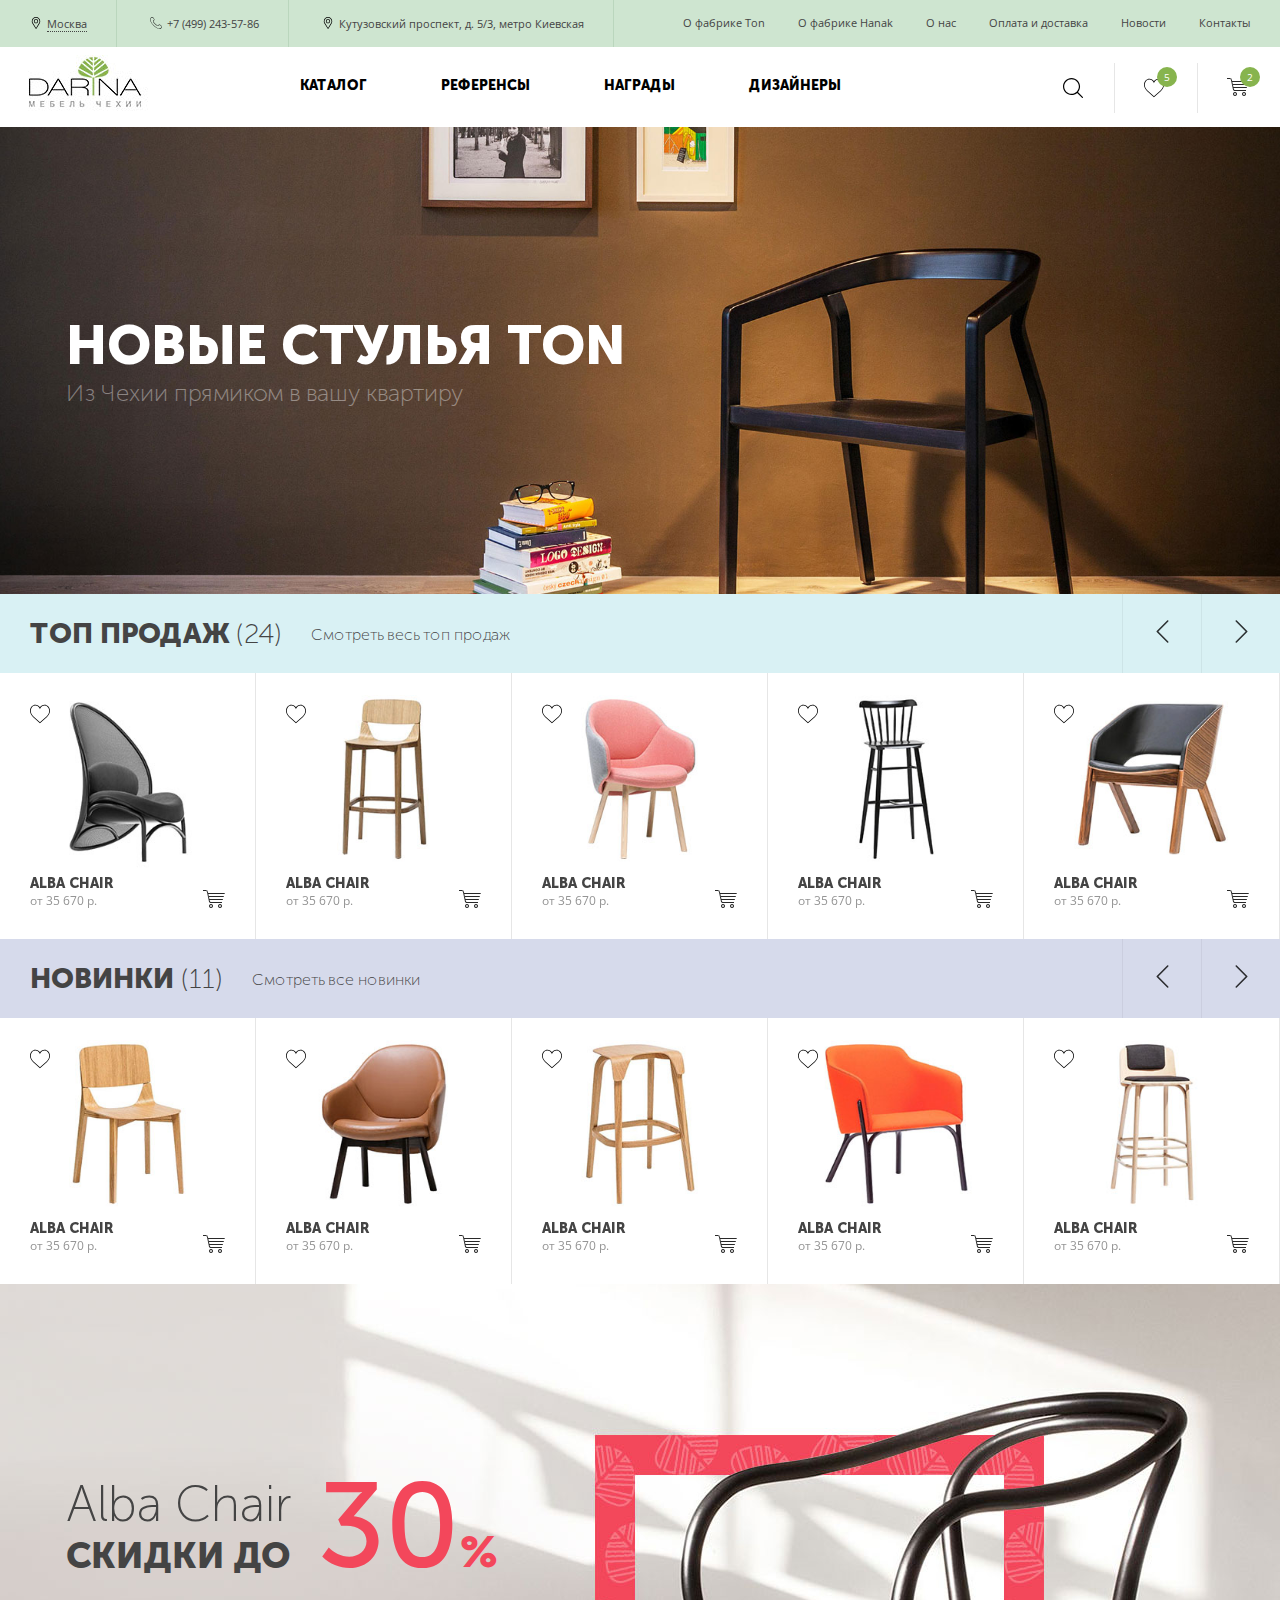
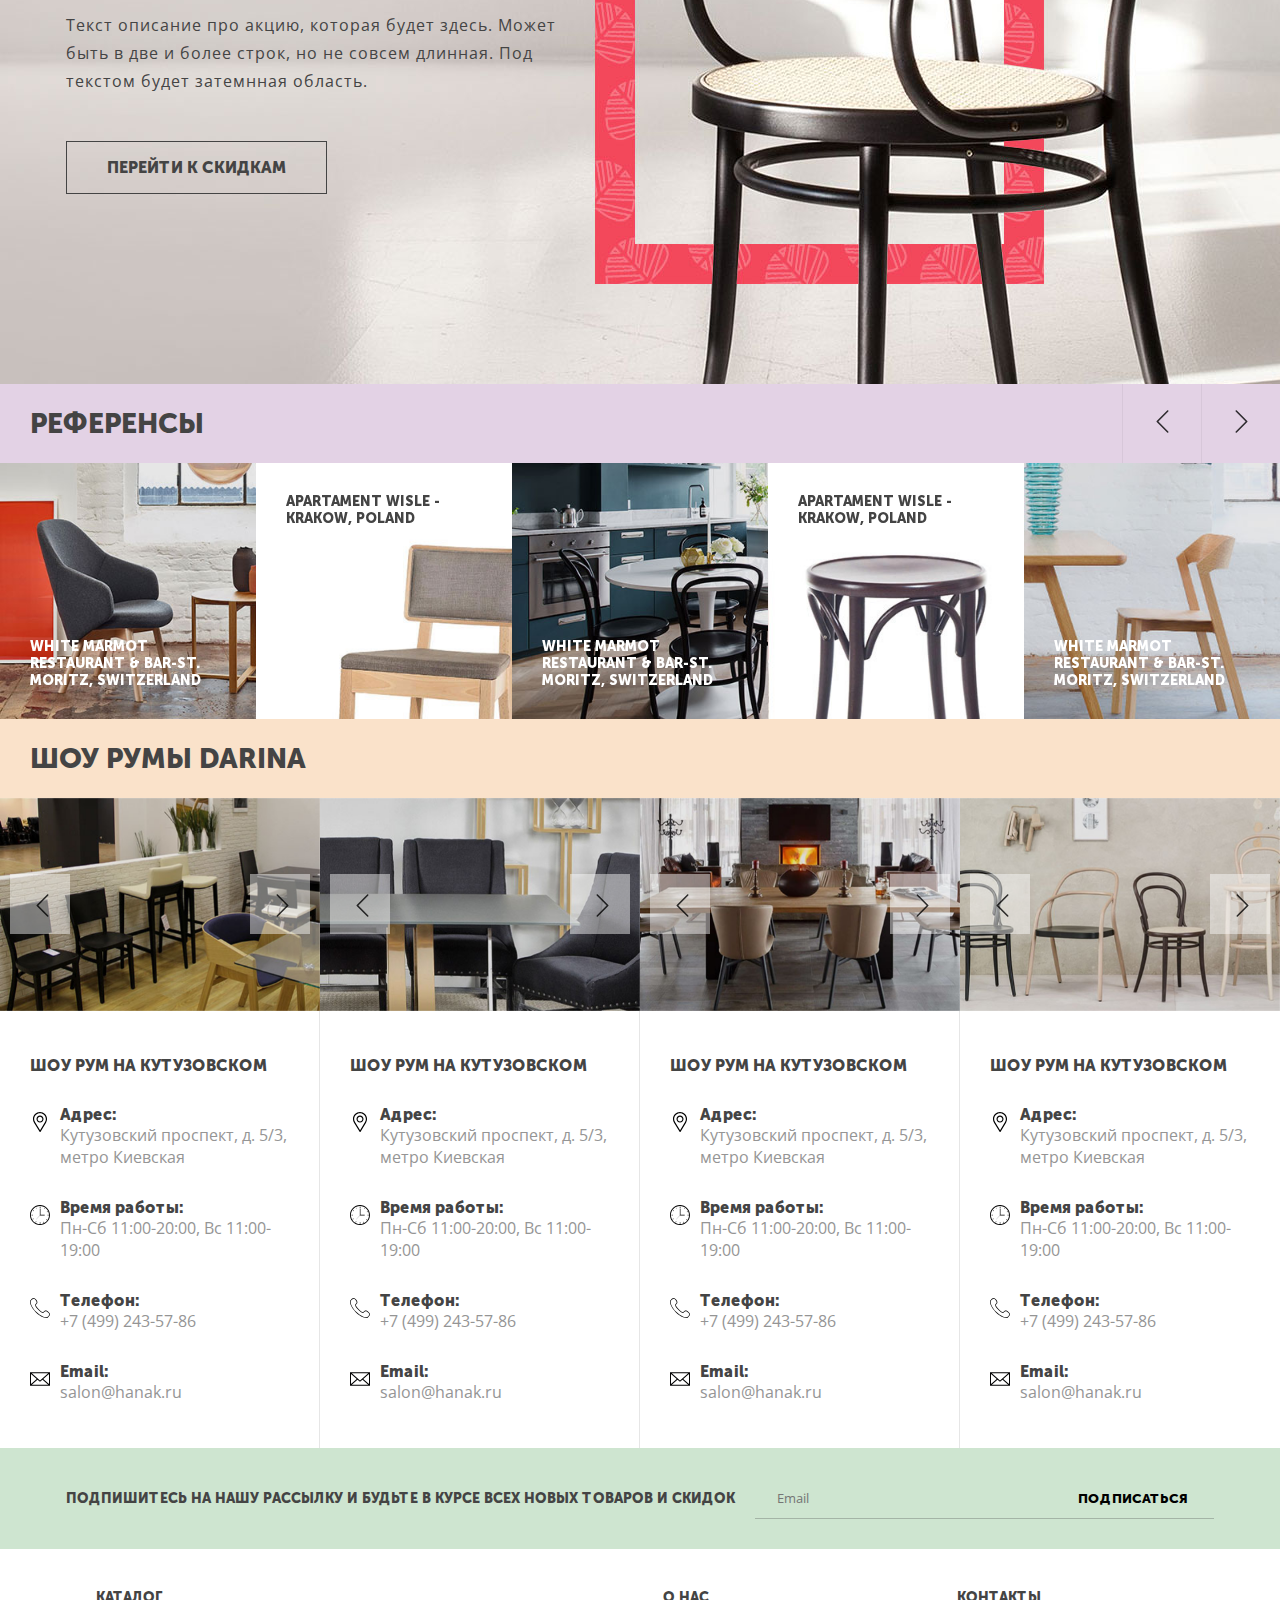
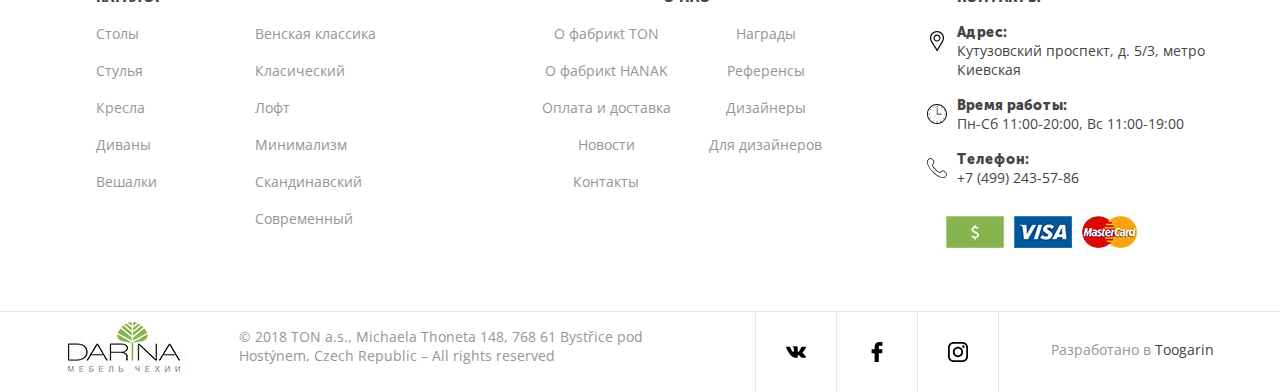
<file: index.html>
<!DOCTYPE html>
<html lang="en">
    <head>
        <meta charset="UTF-8">
        <meta name="viewport" content="width=device-width, initial-scale=1">
        <title>Title</title>
        <link href="https://fonts.googleapis.com/css?family=Open+Sans" rel="stylesheet">
        <link rel="stylesheet" href="css/main.css"/>
    </head>
    <body>
        <div class="mobile_menu" id="menu">
            <div class="wrapper">
                <div class="back icon icon-long_arrow">Назад</div>
                <div class="menu">
                    <a href="#" class="active">Каталог</a>
                    <a href="#">Референсы</a>
                    <a href="#">Награды</a>
                    <a href="#">Дизайнеры</a>
                </div>
                <div class="sub_menu">
                    <a href="#">О фабрике Ton</a>
                    <a href="#">О фабрике Hanak</a>
                    <a href="#">О нас</a>
                    <a href="#">Оплата и доставка</a>
                    <a href="#">Новости</a>
                    <a href="#">Контакты</a>
                </div>
                <div class="info">
                    <a href="#" class="icon icon-phone">+7 (499) 243-57-86</a>
                    <a href="#" class="icon icon-placeholder">Кутузовский проспект, д. 5/3, метро Киевская</a>
                    <div class="city">
                        <span>Ваш город</span>
                        <ul class="sites">
                            <li>Москва</li>
                            <li>Краснодар</li>
                            <li class="active">Казань</li>
                        </ul>
                    </div>
                </div>
            </div>
        </div>
        <div class="content">
            <div class="header">
                <div class="top">
                    <div class="left">
                        <div class="city">
                            <div class="selected icon icon-placeholder"><span>Москва</span></div>
                            <ul class="sites">
                                <li>Краснодар</li>
                                <li>Казань</li>
                            </ul>
                        </div>
                        <div class="phone"><a href="#" class="icon icon-phone">+7 (499) 243-57-86</a></div>
                        <div class="address"><a href="#" class="icon icon-placeholder">Кутузовский проспект, д. 5/3, метро Киевская</a></div>
                    </div>
                    <div class="right">
                        <a href="#">О фабрике Ton</a>
                        <a href="#">О фабрике Hanak</a>
                        <a href="#">О нас</a>
                        <a href="#">Оплата и доставка</a>
                        <a href="#">Новости</a>
                        <a href="#">Контакты</a>
                    </div>
                </div>
                <div class="main">
                    <div class="left">
                        <div id="menu-toggle"></div>
                        <a href="#" class="logo">
                            <img src="image/logo.jpg" alt="DARINA мебель чехии"/>
                        </a>
                        <ul class="menu">
                            <li><a href="#">Каталог</a></li>
                            <li><a href="#">Референсы</a></li>
                            <li><a href="#">Награды</a></li>
                            <li><a href="#">Дизайнеры</a></li>
                        </ul>
                    </div>
                    <div class="right">
                        <button class="search icon icon-search"></button>
                        <a href="#" class="likes icon icon-like">
                            <span>5</span>
                        </a>
                        <a href="#" class="cart icon icon-cart">
                            <span>2</span>
                        </a>
                    </div>
                </div>
            </div>
            <div class="slider-main owl-carousel">
                <a href="#" class="item">
                    <div class="content">
                        <div class="body">
                            <div class="title">Новые Стулья Ton</div>
                            <div class="desc">Из Чехии прямиком в вашу квартиру</div>
                        </div>
                    </div>
                    <img src="image/slider.jpg" alt="name"/>
                </a>
            </div>
            <div class="slider-product top">
                <div class="head">
                    <div class="left">
                        <div class="title">топ продаж <span>(24)</span></div>
                        <a href="#">Смотреть весь топ продаж</a>
                    </div>
                    <div class="right nav">
                        <div class="prev"></div>
                        <div class="next"></div>
                    </div>
                </div>
                <div class="slider owl-carousel">
                    <a href="#" class="item">
                        <img src="image/products/1.jpg" alt="name"/>
                        <div class="content">
                            <div class="left">
                                <div class="name">Alba chair</div>
                                <div class="price">от 35 670 р.</div>
                            </div>
                            <div class="right">
                                <div class="add_cart icon icon-cart"></div>
                            </div>
                        </div>
                        <div class="add_like icon icon-like"></div>
                    </a>
                    <a href="#" class="item">
                        <img src="image/products/2.jpg" alt="name"/>
                        <div class="content">
                            <div class="left">
                                <div class="name">Alba chair</div>
                                <div class="price">от 35 670 р.</div>
                            </div>
                            <div class="right">
                                <div class="add_cart icon icon-cart"></div>
                            </div>
                        </div>
                        <div class="add_like icon icon-like"></div>
                    </a>
                    <a href="#" class="item">
                        <img src="image/products/3.jpg" alt="name"/>
                        <div class="content">
                            <div class="left">
                                <div class="name">Alba chair</div>
                                <div class="price">от 35 670 р.</div>
                            </div>
                            <div class="right">
                                <div class="add_cart icon icon-cart"></div>
                            </div>
                        </div>
                        <div class="add_like icon icon-like"></div>
                    </a>
                    <a href="#" class="item">
                        <img src="image/products/4.jpg" alt="name"/>
                        <div class="content">
                            <div class="left">
                                <div class="name">Alba chair</div>
                                <div class="price">от 35 670 р.</div>
                            </div>
                            <div class="right">
                                <div class="add_cart icon icon-cart"></div>
                            </div>
                        </div>
                        <div class="add_like icon icon-like"></div>
                    </a>
                    <a href="#" class="item">
                        <img src="image/products/5.jpg" alt="name"/>
                        <div class="content">
                            <div class="left">
                                <div class="name">Alba chair</div>
                                <div class="price">от 35 670 р.</div>
                            </div>
                            <div class="right">
                                <div class="add_cart icon icon-cart"></div>
                            </div>
                        </div>
                        <div class="add_like icon icon-like"></div>
                    </a>
                    <a href="#" class="item">
                        <img src="image/products/6.jpg" alt="name"/>
                        <div class="content">
                            <div class="left">
                                <div class="name">Alba chair</div>
                                <div class="price">от 35 670 р.</div>
                            </div>
                            <div class="right">
                                <div class="add_cart icon icon-cart"></div>
                            </div>
                        </div>
                        <div class="add_like icon icon-like"></div>
                    </a>
                    <a href="#" class="item">
                        <img src="image/products/7.jpg" alt="name"/>
                        <div class="content">
                            <div class="left">
                                <div class="name">Alba chair</div>
                                <div class="price">от 35 670 р.</div>
                            </div>
                            <div class="right">
                                <div class="add_cart icon icon-cart"></div>
                            </div>
                        </div>
                        <div class="add_like icon icon-like"></div>
                    </a>
                    <a href="#" class="item">
                        <img src="image/products/8.jpg" alt="name"/>
                        <div class="content">
                            <div class="left">
                                <div class="name">Alba chair</div>
                                <div class="price">от 35 670 р.</div>
                            </div>
                            <div class="right">
                                <div class="add_cart icon icon-cart"></div>
                            </div>
                        </div>
                        <div class="add_like icon icon-like"></div>
                    </a>
                    <a href="#" class="item">
                        <img src="image/products/9.jpg" alt="name"/>
                        <div class="content">
                            <div class="left">
                                <div class="name">Alba chair</div>
                                <div class="price">от 35 670 р.</div>
                            </div>
                            <div class="right">
                                <div class="add_cart icon icon-cart"></div>
                            </div>
                        </div>
                        <div class="add_like icon icon-like"></div>
                    </a>
                    <a href="#" class="item">
                        <img src="image/products/10.jpg" alt="name"/>
                        <div class="content">
                            <div class="left">
                                <div class="name">Alba chair</div>
                                <div class="price">от 35 670 р.</div>
                            </div>
                            <div class="right">
                                <div class="add_cart icon icon-cart"></div>
                            </div>
                        </div>
                        <div class="add_like icon icon-like"></div>
                    </a>
                    <a href="#" class="item">
                        <img src="image/products/11.jpg" alt="name"/>
                        <div class="content">
                            <div class="left">
                                <div class="name">Alba chair</div>
                                <div class="price">от 35 670 р.</div>
                            </div>
                            <div class="right">
                                <div class="add_cart icon icon-cart"></div>
                            </div>
                        </div>
                        <div class="add_like icon icon-like"></div>
                    </a>
                    <a href="#" class="item">
                        <img src="image/products/12.jpg" alt="name"/>
                        <div class="content">
                            <div class="left">
                                <div class="name">Alba chair</div>
                                <div class="price">от 35 670 р.</div>
                            </div>
                            <div class="right">
                                <div class="add_cart icon icon-cart"></div>
                            </div>
                        </div>
                        <div class="add_like icon icon-like"></div>
                    </a>
                </div>
            </div>
            <div class="slider-product new">
                <div class="head">
                    <div class="left">
                        <div class="title">новинки <span>(11)</span></div>
                        <a href="#">Смотреть все новинки</a>
                    </div>
                    <div class="right nav">
                        <div class="prev"></div>
                        <div class="next"></div>
                    </div>
                </div>
                <div class="slider owl-carousel">
                    <a href="#" class="item">
                        <img src="image/products/7.jpg" alt="name"/>
                        <div class="content">
                            <div class="left">
                                <div class="name">Alba chair</div>
                                <div class="price">от 35 670 р.</div>
                            </div>
                            <div class="right">
                                <div class="add_cart icon icon-cart"></div>
                            </div>
                        </div>
                        <div class="add_like icon icon-like"></div>
                    </a>
                    <a href="#" class="item">
                        <img src="image/products/8.jpg" alt="name"/>
                        <div class="content">
                            <div class="left">
                                <div class="name">Alba chair</div>
                                <div class="price">от 35 670 р.</div>
                            </div>
                            <div class="right">
                                <div class="add_cart icon icon-cart"></div>
                            </div>
                        </div>
                        <div class="add_like icon icon-like"></div>
                    </a>
                    <a href="#" class="item">
                        <img src="image/products/9.jpg" alt="name"/>
                        <div class="content">
                            <div class="left">
                                <div class="name">Alba chair</div>
                                <div class="price">от 35 670 р.</div>
                            </div>
                            <div class="right">
                                <div class="add_cart icon icon-cart"></div>
                            </div>
                        </div>
                        <div class="add_like icon icon-like"></div>
                    </a>
                    <a href="#" class="item">
                        <img src="image/products/10.jpg" alt="name"/>
                        <div class="content">
                            <div class="left">
                                <div class="name">Alba chair</div>
                                <div class="price">от 35 670 р.</div>
                            </div>
                            <div class="right">
                                <div class="add_cart icon icon-cart"></div>
                            </div>
                        </div>
                        <div class="add_like icon icon-like"></div>
                    </a>
                    <a href="#" class="item">
                        <img src="image/products/11.jpg" alt="name"/>
                        <div class="content">
                            <div class="left">
                                <div class="name">Alba chair</div>
                                <div class="price">от 35 670 р.</div>
                            </div>
                            <div class="right">
                                <div class="add_cart icon icon-cart"></div>
                            </div>
                        </div>
                        <div class="add_like icon icon-like"></div>
                    </a>
                    <a href="#" class="item">
                        <img src="image/products/12.jpg" alt="name"/>
                        <div class="content">
                            <div class="left">
                                <div class="name">Alba chair</div>
                                <div class="price">от 35 670 р.</div>
                            </div>
                            <div class="right">
                                <div class="add_cart icon icon-cart"></div>
                            </div>
                        </div>
                        <div class="add_like icon icon-like"></div>
                    </a>
                    <a href="#" class="item">
                        <img src="image/products/1.jpg" alt="name"/>
                        <div class="content">
                            <div class="left">
                                <div class="name">Alba chair</div>
                                <div class="price">от 35 670 р.</div>
                            </div>
                            <div class="right">
                                <div class="add_cart icon icon-cart"></div>
                            </div>
                        </div>
                        <div class="add_like icon icon-like"></div>
                    </a>
                    <a href="#" class="item">
                        <img src="image/products/2.jpg" alt="name"/>
                        <div class="content">
                            <div class="left">
                                <div class="name">Alba chair</div>
                                <div class="price">от 35 670 р.</div>
                            </div>
                            <div class="right">
                                <div class="add_cart icon icon-cart"></div>
                            </div>
                        </div>
                        <div class="add_like icon icon-like"></div>
                    </a>
                    <a href="#" class="item">
                        <img src="image/products/3.jpg" alt="name"/>
                        <div class="content">
                            <div class="left">
                                <div class="name">Alba chair</div>
                                <div class="price">от 35 670 р.</div>
                            </div>
                            <div class="right">
                                <div class="add_cart icon icon-cart"></div>
                            </div>
                        </div>
                        <div class="add_like icon icon-like"></div>
                    </a>
                    <a href="#" class="item">
                        <img src="image/products/4.jpg" alt="name"/>
                        <div class="content">
                            <div class="left">
                                <div class="name">Alba chair</div>
                                <div class="price">от 35 670 р.</div>
                            </div>
                            <div class="right">
                                <div class="add_cart icon icon-cart"></div>
                            </div>
                        </div>
                        <div class="add_like icon icon-like"></div>
                    </a>
                    <a href="#" class="item">
                        <img src="image/products/5.jpg" alt="name"/>
                        <div class="content">
                            <div class="left">
                                <div class="name">Alba chair</div>
                                <div class="price">от 35 670 р.</div>
                            </div>
                            <div class="right">
                                <div class="add_cart icon icon-cart"></div>
                            </div>
                        </div>
                        <div class="add_like icon icon-like"></div>
                    </a>
                    <a href="#" class="item">
                        <img src="image/products/6.jpg" alt="name"/>
                        <div class="content">
                            <div class="left">
                                <div class="name">Alba chair</div>
                                <div class="price">от 35 670 р.</div>
                            </div>
                            <div class="right">
                                <div class="add_cart icon icon-cart"></div>
                            </div>
                        </div>
                        <div class="add_like icon icon-like"></div>
                    </a>
                </div>
            </div>
            <div class="sales">
                <div class="wrapper">
                    <div class="title">
                        <div class="info">
                            <div class="name">Alba Chair</div>
                            <div class="sub_name">скидки до</div>
                        </div>
                        <div class="sale">30<span>%</span></div>
                    </div>
                    <div class="text">
                        <p>Текст описание про акцию, которая будет здесь. Может быть в две и более строк, но не совсем длинная. Под текстом будет затемнная область.</p>
                    </div>
                    <a href="#" class="link"><span>перейти</span> к скидкам</a>
                </div>
            </div>
            <div class="slider-product referens">
                <div class="head">
                    <div class="left">
                        <div class="title">Референсы</div>
                    </div>
                    <div class="right nav">
                        <div class="prev"></div>
                        <div class="next"></div>
                    </div>
                </div>
                <div class="slider owl-carousel">
                    <a href="#" class="item black">
                        <img src="image/referens/1.jpg" alt="name"/>
                        <div class="content">
                            <div class="name">white marmot restaurant & bar-st. moritz, switzerland</div>
                        </div>
                    </a>
                    <a href="#" class="item white">
                        <img src="image/referens/2.jpg" alt="name"/>
                        <div class="content">
                            <div class="name">apartament wisle - krakow, poland</div>
                        </div>
                    </a>
                    <a href="#" class="item black">
                        <img src="image/referens/3.jpg" alt="name"/>
                        <div class="content">
                            <div class="name">white marmot restaurant & bar-st. moritz, switzerland</div>
                        </div>
                    </a>
                    <a href="#" class="item white">
                        <img src="image/referens/4.jpg" alt="name"/>
                        <div class="content">
                            <div class="name">apartament wisle - krakow, poland</div>
                        </div>
                    </a>
                    <a href="#" class="item black">
                        <img src="image/referens/5.jpg" alt="name"/>
                        <div class="content">
                            <div class="name">white marmot restaurant & bar-st. moritz, switzerland</div>
                        </div>
                    </a>
                    <a href="#" class="item white">
                        <img src="image/referens/6.jpg" alt="name"/>
                        <div class="content">
                            <div class="name">apartament wisle - krakow, poland</div>
                        </div>
                    </a>
                    <a href="#" class="item black">
                        <img src="image/referens/1.jpg" alt="name"/>
                        <div class="content">
                            <div class="name">white marmot restaurant & bar-st. moritz, switzerland</div>
                        </div>
                    </a>
                    <a href="#" class="item white">
                        <img src="image/referens/2.jpg" alt="name"/>
                        <div class="content">
                            <div class="name">apartament wisle - krakow, poland</div>
                        </div>
                    </a>
                </div>
            </div>
            <div class="slider-showrooms">
                <div class="head">
                    <div class="left">
                        <div class="title">Шоу румы DARINA</div>
                    </div>
                </div>
                <div class="showrooms">
                    <div class="showroom active">
                        <div class="mobile_head">
                            Шоу рум на Кутузовском
                        </div>
                        <div class="slider owl-carousel">
                            <a class="item" href="#">
                                <img src="image/showroom/1.jpg" alt="name"/>
                            </a>
                            <a class="item" href="#">
                                <img src="image/showroom/1.jpg" alt="name"/>
                            </a>
                        </div>
                        <div class="info">
                            <div class="name">Шоу рум на Кутузовском</div>
                            <ul class="ul_icons">
                                <li class="address icon-placeholder">
                                    <div>
                                        <div class="title">Адрес:</div>
                                        <div class="text">Кутузовский проспект, д. 5/3, метро Киевская</div>
                                    </div>
                                </li>
                                <li class="time icon-clock">
                                    <div>
                                        <div class="title">Время работы:</div>
                                        <div class="text">Пн-Сб 11:00-20:00, Вс 11:00-19:00</div>
                                    </div>
                                </li>
                                <li class="phone icon-phone">
                                    <div>
                                        <div class="title">Телефон:</div>
                                        <div class="text">+7 (499) 243-57-86</div>
                                    </div>
                                </li>
                                <li class="email icon-email">
                                    <div>
                                        <div class="title">Email:</div>
                                        <div class="text">salon@hanak.ru</div>
                                    </div>
                                </li>
                            </ul>
                        </div>
                    </div>
                    <div class="showroom">
                        <div class="mobile_head">
                            Шоу рум на Кутузовском 2
                        </div>
                        <div class="slider owl-carousel">
                            <a class="item" href="#">
                                <img src="image/showroom/2.jpg" alt="name"/>
                            </a>
                            <a class="item" href="#">
                                <img src="image/showroom/2.jpg" alt="name"/>
                            </a>
                        </div>
                        <div class="info">
                            <div class="name">Шоу рум на Кутузовском</div>
                            <ul class="ul_icons">
                                <li class="address icon-placeholder">
                                    <div>
                                        <div class="title">Адрес:</div>
                                        <div class="text">Кутузовский проспект, д. 5/3, метро Киевская</div>
                                    </div>
                                </li>
                                <li class="time icon-clock">
                                    <div>
                                        <div class="title">Время работы:</div>
                                        <div class="text">Пн-Сб 11:00-20:00, Вс 11:00-19:00</div>
                                    </div>
                                </li>
                                <li class="phone icon-phone">
                                    <div>
                                        <div class="title">Телефон:</div>
                                        <div class="text">+7 (499) 243-57-86</div>
                                    </div>
                                </li>
                                <li class="email icon-email">
                                    <div>
                                        <div class="title">Email:</div>
                                        <div class="text">salon@hanak.ru</div>
                                    </div>
                                </li>
                            </ul>
                        </div>
                    </div>
                    <div class="showroom">
                        <div class="mobile_head">
                            Шоу рум на Кутузовском 3
                        </div>
                        <div class="slider owl-carousel">
                            <a class="item" href="#">
                                <img src="image/showroom/3.jpg" alt="name"/>
                            </a>
                            <a class="item" href="#">
                                <img src="image/showroom/3.jpg" alt="name"/>
                            </a>
                        </div>
                        <div class="info">
                            <div class="name">Шоу рум на Кутузовском</div>
                            <ul class="ul_icons">
                                <li class="address icon-placeholder">
                                    <div>
                                        <div class="title">Адрес:</div>
                                        <div class="text">Кутузовский проспект, д. 5/3, метро Киевская</div>
                                    </div>
                                </li>
                                <li class="time icon-clock">
                                    <div>
                                        <div class="title">Время работы:</div>
                                        <div class="text">Пн-Сб 11:00-20:00, Вс 11:00-19:00</div>
                                    </div>
                                </li>
                                <li class="phone icon-phone">
                                    <div>
                                        <div class="title">Телефон:</div>
                                        <div class="text">+7 (499) 243-57-86</div>
                                    </div>
                                </li>
                                <li class="email icon-email">
                                    <div>
                                        <div class="title">Email:</div>
                                        <div class="text">salon@hanak.ru</div>
                                    </div>
                                </li>
                            </ul>
                        </div>
                    </div>
                    <div class="showroom">
                        <div class="mobile_head">
                            Шоу рум на Кутузовском 4
                        </div>
                        <div class="slider owl-carousel">
                            <a class="item" href="#">
                                <img src="image/showroom/4.jpg" alt="name"/>
                            </a>
                            <a class="item" href="#">
                                <img src="image/showroom/4.jpg" alt="name"/>
                            </a>
                        </div>
                        <div class="info">
                            <div class="name">Шоу рум на Кутузовском</div>
                            <ul class="ul_icons">
                                <li class="address icon-placeholder">
                                    <div>
                                        <div class="title">Адрес:</div>
                                        <div class="text">Кутузовский проспект, д. 5/3, метро Киевская</div>
                                    </div>
                                </li>
                                <li class="time icon-clock">
                                    <div>
                                        <div class="title">Время работы:</div>
                                        <div class="text">Пн-Сб 11:00-20:00, Вс 11:00-19:00</div>
                                    </div>
                                </li>
                                <li class="phone icon-phone">
                                    <div>
                                        <div class="title">Телефон:</div>
                                        <div class="text">+7 (499) 243-57-86</div>
                                    </div>
                                </li>
                                <li class="email icon-email">
                                    <div>
                                        <div class="title">Email:</div>
                                        <div class="text">salon@hanak.ru</div>
                                    </div>
                                </li>
                            </ul>
                        </div>
                    </div>
                </div>
            </div>
            <div class="subscribe">
                <div class="body">
                    <div class="text">Подпишитесь на нашу рассылку <span>и будьте в курсе всех новых товаров и скидок</span></div>
                    <form>
                        <input type="text" name="email" class="email" placeholder="Email"/>
                        <button>Подписаться</button>
                    </form>
                </div>
            </div>
            <div class="footer">
                <div class="top">
                    <div class="left">
                        <div class="title">каталог</div>
                        <div class="mobile_toggle active">
                            <div class="body rt_right">
                                <div><a href="#">Столы</a></div>
                                <div><a href="#">Венская классика</a></div>
                                <div><a href="#">Стулья</a></div>
                                <div><a href="#">Класический</a></div>
                                <div><a href="#">Кресла</a></div>
                                <div><a href="#">Лофт</a></div>
                                <div><a href="#">Диваны</a></div>
                                <div><a href="#">Минимализм</a></div>
                                <div><a href="#">Вешалки</a></div>
                                <div><a href="#">Скандинавский</a></div>
                                <div><a href="#">Современный</a></div>
                            </div>
                        </div>
                    </div>
                    <div class="center">
                        <div class="title">о нас</div>
                        <div class="mobile_toggle">
                            <div class="body">
                                <div><a href="#">О фабрикt TON</a></div>
                                <div><a href="#">Награды</a></div>
                                <div><a href="#">О фабрикt HANAK</a></div>
                                <div><a href="#">Референсы</a></div>
                                <div><a href="#">Оплата и доставка</a></div>
                                <div><a href="#">Дизайнеры</a></div>
                                <div><a href="#">Новости</a></div>
                                <div><a href="#">Для дизайнеров</a></div>
                                <div><a href="#">Контакты</a></div>
                            </div>
                        </div>
                    </div>
                    <div class="right">
                        <div class="title">контакты</div>
                        <div class="body mobile_toggle">
                            <ul class="ul_icons">
                                <li class="address icon-placeholder">
                                    <div>
                                        <div class="title">Адрес:</div>
                                        <div class="text">Кутузовский проспект, д. 5/3, метро Киевская</div>
                                    </div>
                                </li>
                                <li class="time icon-clock">
                                    <div>
                                        <div class="title">Время работы:</div>
                                        <div class="text">Пн-Сб 11:00-20:00, Вс 11:00-19:00</div>
                                    </div>
                                </li>
                                <li class="phone icon-phone">
                                    <div>
                                        <div class="title">Телефон:</div>
                                        <div class="text">+7 (499) 243-57-86</div>
                                    </div>
                                </li>
                            </ul>
                            <img src="image/pay.jpg" alt="" class="icons_pay"/>
                        </div>
                    </div>
                </div>
                <div class="bottom">
                    <div class="wrapper">
                        <div class="left">
                            <a href="#" class="logo">
                                <img src="image/logo.jpg" alt="DARINA мебель чехии"/>
                            </a>
                            <div class="text">
                                © 2018 TON a.s.<span>, Michaela Thoneta 148, 768 61 Bystřice pod
                            Hostýnem, Czech Republic</span> – All rights reserved
                            </div>
                        </div>
                        <div class="right">
                            <ul class="social">
                                <li>
                                    <a href="#" class="vk icon-vk"></a>
                                </li>
                                <li>
                                    <a href="#" class="fb icon-fb"></a>
                                </li>
                                <li>
                                    <a href="#" class="intsa icon-insta"></a>
                                </li>
                            </ul>
                            <div class="developer">
                                Разработано в <a href="#">Toogarin</a>
                            </div>
                        </div>
                    </div>
                </div>
            </div>
        </div>
        <script src="https://ajax.googleapis.com/ajax/libs/jquery/3.3.1/jquery.min.js"></script>
        <script src="js/main.js"></script>
        <script src="js/owl.carousel.js"></script>
    </body>
</html>
</file>
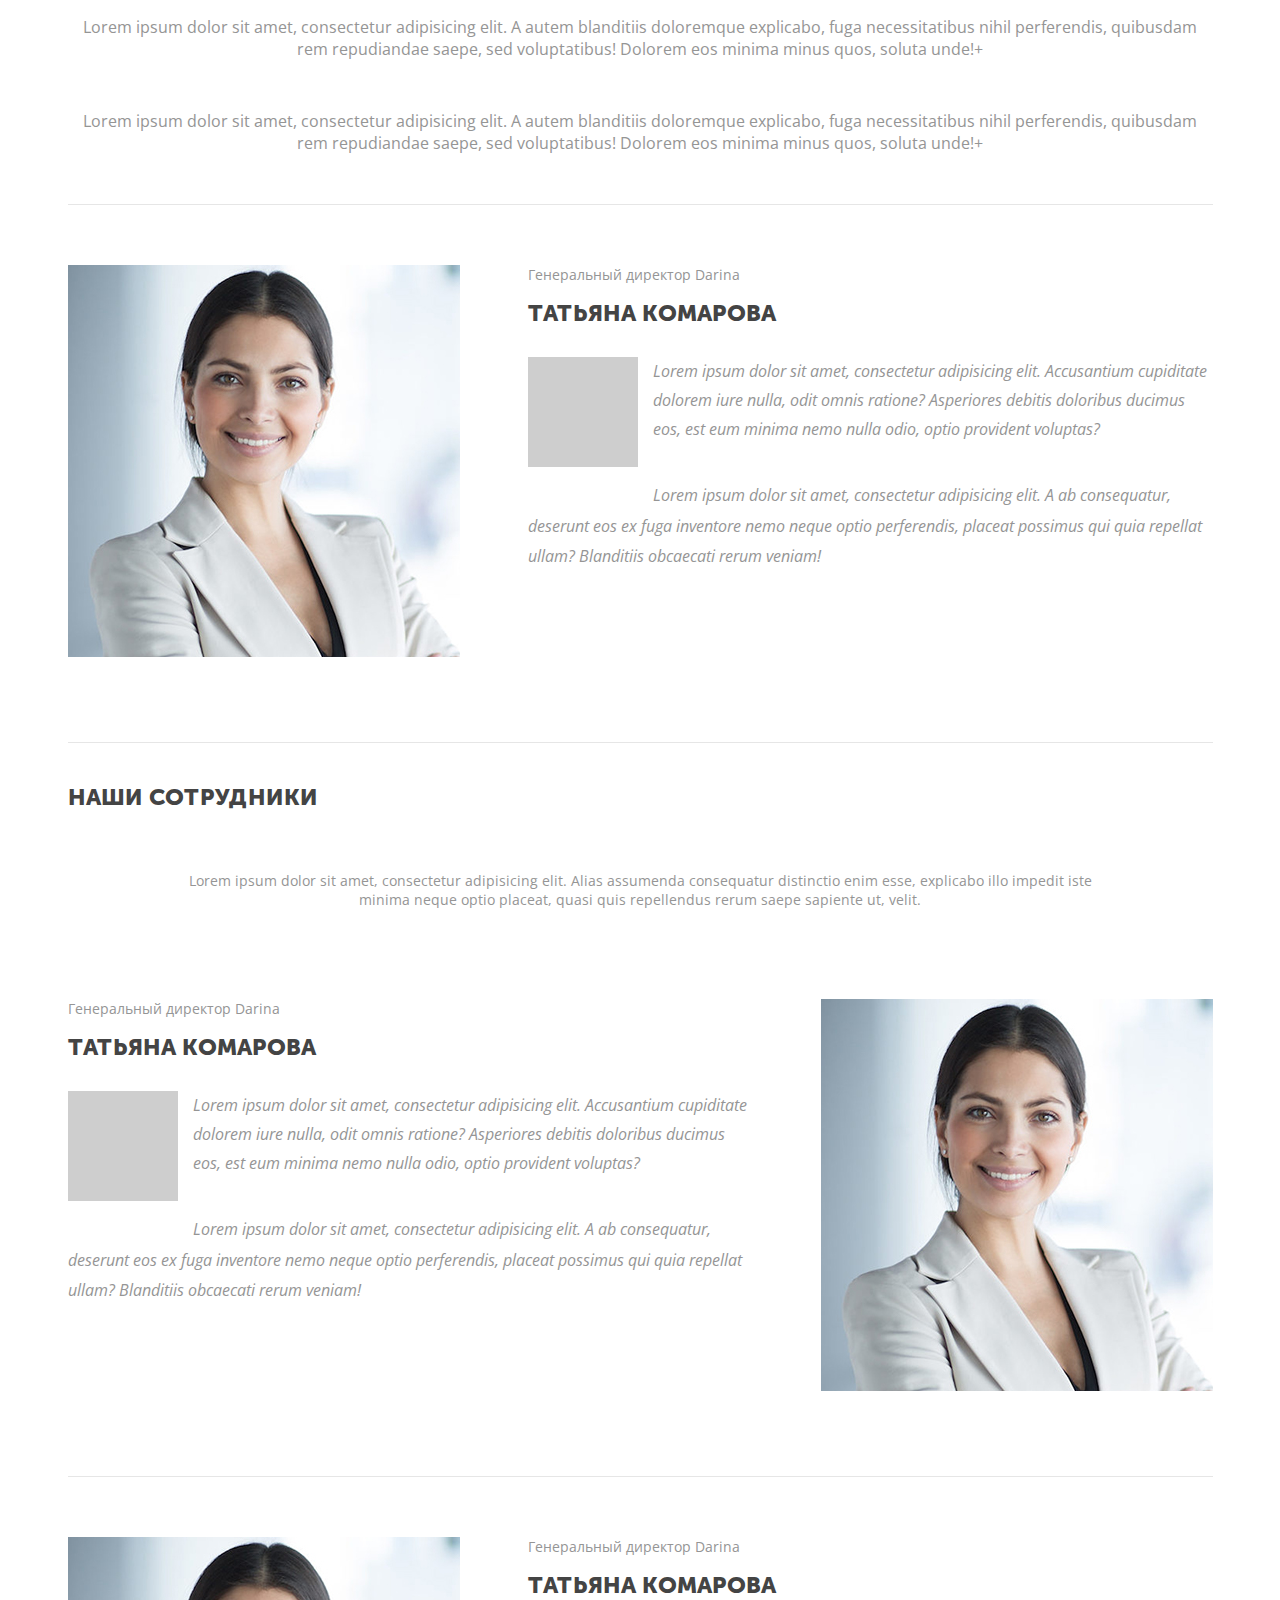
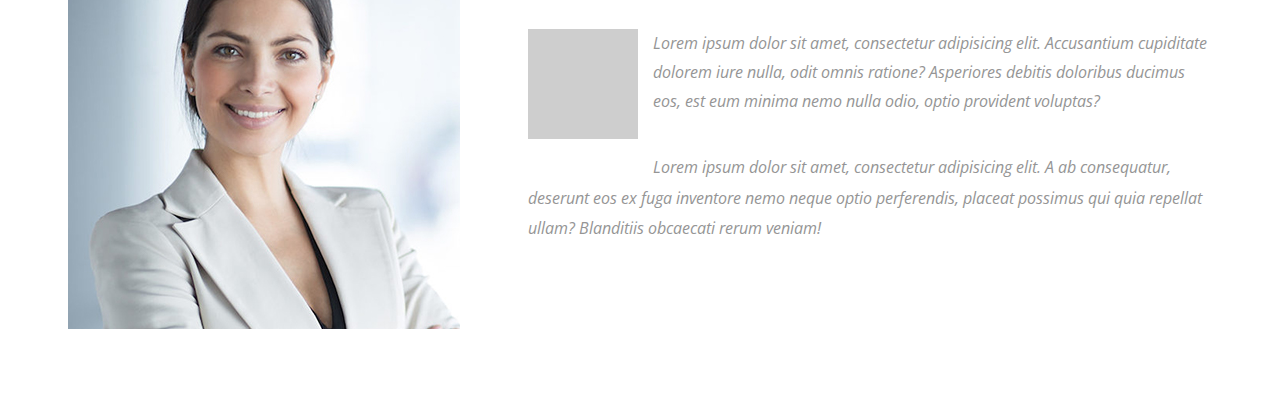
<file: about.html>
<!doctype html>
<html lang="en">
<head>
    <meta charset="UTF-8">
    <meta name="viewport" content="width=device-width, initial-scale=1">
    <title>Title</title>
    <link href="https://fonts.googleapis.com/css?family=Open+Sans" rel="stylesheet">
    <link rel="stylesheet" href="css/main.css"/>
</head>
<body>

<div class="container indent-row">
    <div class="text-block">
        <p>
            Lorem ipsum dolor sit amet, consectetur adipisicing elit.
            A autem blanditiis doloremque explicabo, fuga necessitatibus
            nihil perferendis, quibusdam rem repudiandae saepe, sed voluptatibus!
            Dolorem eos minima minus quos, soluta unde!+
        </p>

        <p>
            Lorem ipsum dolor sit amet, consectetur adipisicing elit.
            A autem blanditiis doloremque explicabo, fuga necessitatibus
            nihil perferendis, quibusdam rem repudiandae saepe, sed voluptatibus!
            Dolorem eos minima minus quos, soluta unde!+
        </p>
    </div>

    <div class="worker">
        <div class="worker__img">
            <img src="image/news/worker.jpg" alt="">
        </div>
        <div class="worker__content">
            <div class="worker-description">
                <div class="worker-description__position">Генеральный директор Darina</div>
                <div class="worker-description__name workers__label">Татьяна Комарова</div>
                <div class="worker-description__quote"><span class="quote-img"></span>Lorem ipsum dolor sit amet, consectetur adipisicing elit.
                    Accusantium cupiditate dolorem iure nulla, odit omnis ratione? Asperiores debitis doloribus
                    ducimus eos, est eum minima nemo nulla odio, optio provident voluptas?</div>
                <div class="worker-description__text">Lorem ipsum dolor sit amet, consectetur adipisicing elit.
                    A ab consequatur, deserunt eos ex fuga inventore nemo neque optio perferendis,
                    placeat possimus qui quia repellat ullam? Blanditiis obcaecati rerum veniam!</div>
            </div>
        </div>
    </div>

    <div class="workers">
        <div class="workers__label">Наши сотрудники</div>
        <div class="workers__text">Lorem ipsum dolor sit amet, consectetur adipisicing elit.
            Alias assumenda consequatur distinctio enim esse, explicabo illo impedit iste
            minima neque optio placeat, quasi quis repellendus rerum saepe sapiente ut, velit.</div>
        <div class="worker">
            <div class="worker__img">
                <img src="image/news/worker.jpg" alt="">
            </div>
            <div class="worker__content">
                <div class="worker-description">
                    <div class="worker-description__position">Генеральный директор Darina</div>
                    <div class="worker-description__name">Татьяна Комарова</div>
                    <div class="worker-description__quote"><span class="quote-img"></span>Lorem ipsum dolor sit amet, consectetur adipisicing elit.
                        Accusantium cupiditate dolorem iure nulla, odit omnis ratione? Asperiores debitis doloribus
                        ducimus eos, est eum minima nemo nulla odio, optio provident voluptas?</div>
                    <div class="worker-description__text">Lorem ipsum dolor sit amet, consectetur adipisicing elit.
                        A ab consequatur, deserunt eos ex fuga inventore nemo neque optio perferendis,
                        placeat possimus qui quia repellat ullam? Blanditiis obcaecati rerum veniam!</div>
                </div>
            </div>
        </div>
    </div>

    <div class="worker">
        <div class="worker__img">
            <img src="image/news/worker.jpg" alt="">
        </div>
        <div class="worker__content">
            <div class="worker-description">
                <div class="worker-description__position">Генеральный директор Darina</div>
                <div class="worker-description__name workers__label">Татьяна Комарова</div>
                <div class="worker-description__quote"><span class="quote-img"></span>Lorem ipsum dolor sit amet, consectetur adipisicing elit.
                    Accusantium cupiditate dolorem iure nulla, odit omnis ratione? Asperiores debitis doloribus
                    ducimus eos, est eum minima nemo nulla odio, optio provident voluptas?</div>
                <div class="worker-description__text">Lorem ipsum dolor sit amet, consectetur adipisicing elit.
                    A ab consequatur, deserunt eos ex fuga inventore nemo neque optio perferendis,
                    placeat possimus qui quia repellat ullam? Blanditiis obcaecati rerum veniam!</div>
            </div>
        </div>
    </div>

</div>



<script src="https://ajax.googleapis.com/ajax/libs/jquery/3.3.1/jquery.min.js"></script>
<script src="js/main.js"></script>
<script src="js/owl.carousel.js"></script>
</body>
</html>
</file>
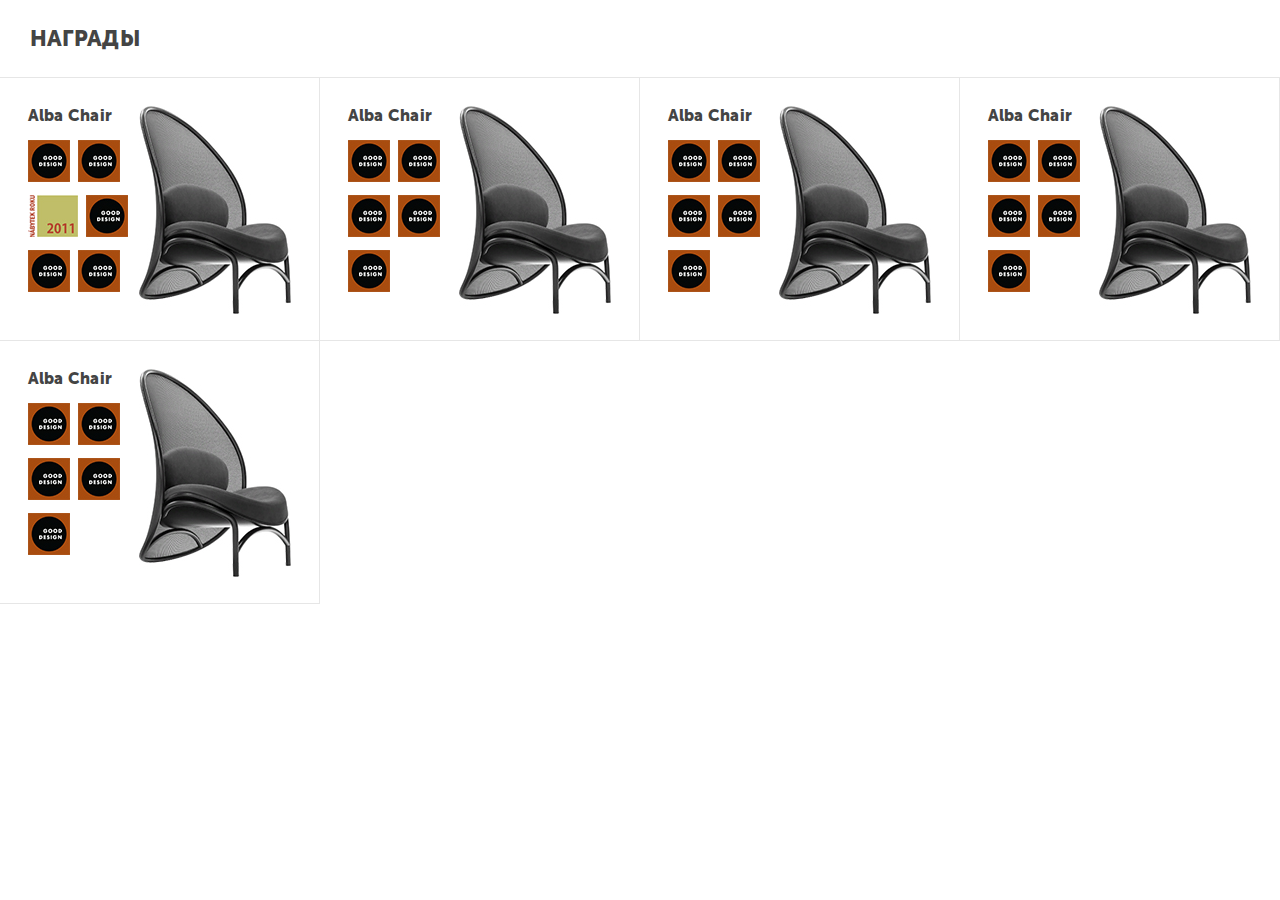
<file: awords.html>
<!doctype html>
<html lang="en">
<head>
    <meta charset="UTF-8">
    <meta name="viewport" content="width=device-width, initial-scale=1">
    <title>Title</title>
    <link href="https://fonts.googleapis.com/css?family=Open+Sans" rel="stylesheet">
    <link rel="stylesheet" href="css/main.css"/>
</head>

<div class="container-fluid">
    <div class="main-label indent-row indent-col">Награды</div>

    <div class="awords-list">
        <div class="awords-item">
            <div class="awords-item__img">
                <img src="image/news/aword.jpg" alt="">
            </div>
            <div class="awords-item__list">
                <div class="aword-list">
                    <div class="aword-list__label">Alba Chair</div>
                    <div class="aword-list__list">
                        <div class="aword-item">
                            <img src="image/news/aword-mini.jpg" alt="">
                        </div>
                        <div class="aword-item">
                            <img src="image/news/aword-mini.jpg" alt="">
                        </div>
                        <div class="aword-item">
                            <img src="image/news/aword-mini2.jpg" alt="">
                        </div>
                        <div class="aword-item">
                            <img src="image/news/aword-mini.jpg" alt="">
                        </div>
                        <div class="aword-item">
                            <img src="image/news/aword-mini.jpg" alt="">
                        </div>
                        <div class="aword-item">
                            <img src="image/news/aword-mini.jpg" alt="">
                        </div>
                        <div class="aword-item">
                            <img src="image/news/aword-mini.jpg" alt="">
                        </div>
                        <div class="aword-item">
                            <img src="image/news/aword-mini.jpg" alt="">
                        </div>
                    </div>
                </div>
            </div>
        </div>
        <div class="awords-item">
        <div class="awords-item__img">
            <img src="image/news/aword.jpg" alt="">
        </div>
        <div class="awords-item__list">
            <div class="aword-list">
                <div class="aword-list__label">Alba Chair</div>
                <div class="aword-list__list">
                    <div class="aword-item">
                        <img src="image/news/aword-mini.jpg" alt="">
                    </div>
                    <div class="aword-item">
                        <img src="image/news/aword-mini.jpg" alt="">
                    </div>
                    <div class="aword-item">
                        <img src="image/news/aword-mini.jpg" alt="">
                    </div>
                    <div class="aword-item">
                        <img src="image/news/aword-mini.jpg" alt="">
                    </div>
                    <div class="aword-item">
                        <img src="image/news/aword-mini.jpg" alt="">
                    </div>
                </div>
            </div>
        </div>
    </div>
        <div class="awords-item">
            <div class="awords-item__img">
                <img src="image/news/aword.jpg" alt="">
            </div>
            <div class="awords-item__list">
                <div class="aword-list">
                    <div class="aword-list__label">Alba Chair</div>
                    <div class="aword-list__list">
                        <div class="aword-item">
                            <img src="image/news/aword-mini.jpg" alt="">
                        </div>
                        <div class="aword-item">
                            <img src="image/news/aword-mini.jpg" alt="">
                        </div>
                        <div class="aword-item">
                            <img src="image/news/aword-mini.jpg" alt="">
                        </div>
                        <div class="aword-item">
                            <img src="image/news/aword-mini.jpg" alt="">
                        </div>
                        <div class="aword-item">
                            <img src="image/news/aword-mini.jpg" alt="">
                        </div>
                    </div>
                </div>
            </div>
        </div>
        <div class="awords-item">
            <div class="awords-item__img">
                <img src="image/news/aword.jpg" alt="">
            </div>
            <div class="awords-item__list">
                <div class="aword-list">
                    <div class="aword-list__label">Alba Chair</div>
                    <div class="aword-list__list">
                        <div class="aword-item">
                            <img src="image/news/aword-mini.jpg" alt="">
                        </div>
                        <div class="aword-item">
                            <img src="image/news/aword-mini.jpg" alt="">
                        </div>
                        <div class="aword-item">
                            <img src="image/news/aword-mini.jpg" alt="">
                        </div>
                        <div class="aword-item">
                            <img src="image/news/aword-mini.jpg" alt="">
                        </div>
                        <div class="aword-item">
                            <img src="image/news/aword-mini.jpg" alt="">
                        </div>
                    </div>
                </div>
            </div>
        </div>
        <div class="awords-item">
            <div class="awords-item__img">
                <img src="image/news/aword.jpg" alt="">
            </div>
            <div class="awords-item__list">
                <div class="aword-list">
                    <div class="aword-list__label">Alba Chair</div>
                    <div class="aword-list__list">
                        <div class="aword-item">
                            <img src="image/news/aword-mini.jpg" alt="">
                        </div>
                        <div class="aword-item">
                            <img src="image/news/aword-mini.jpg" alt="">
                        </div>
                        <div class="aword-item">
                            <img src="image/news/aword-mini.jpg" alt="">
                        </div>
                        <div class="aword-item">
                            <img src="image/news/aword-mini.jpg" alt="">
                        </div>
                        <div class="aword-item">
                            <img src="image/news/aword-mini.jpg" alt="">
                        </div>
                    </div>
                </div>
            </div>
        </div>
    </div>

</div>


<body>
<script src="https://ajax.googleapis.com/ajax/libs/jquery/3.3.1/jquery.min.js"></script>
<script src="js/main.js"></script>
<script src="js/owl.carousel.js"></script>
</body>
</html>
</file>
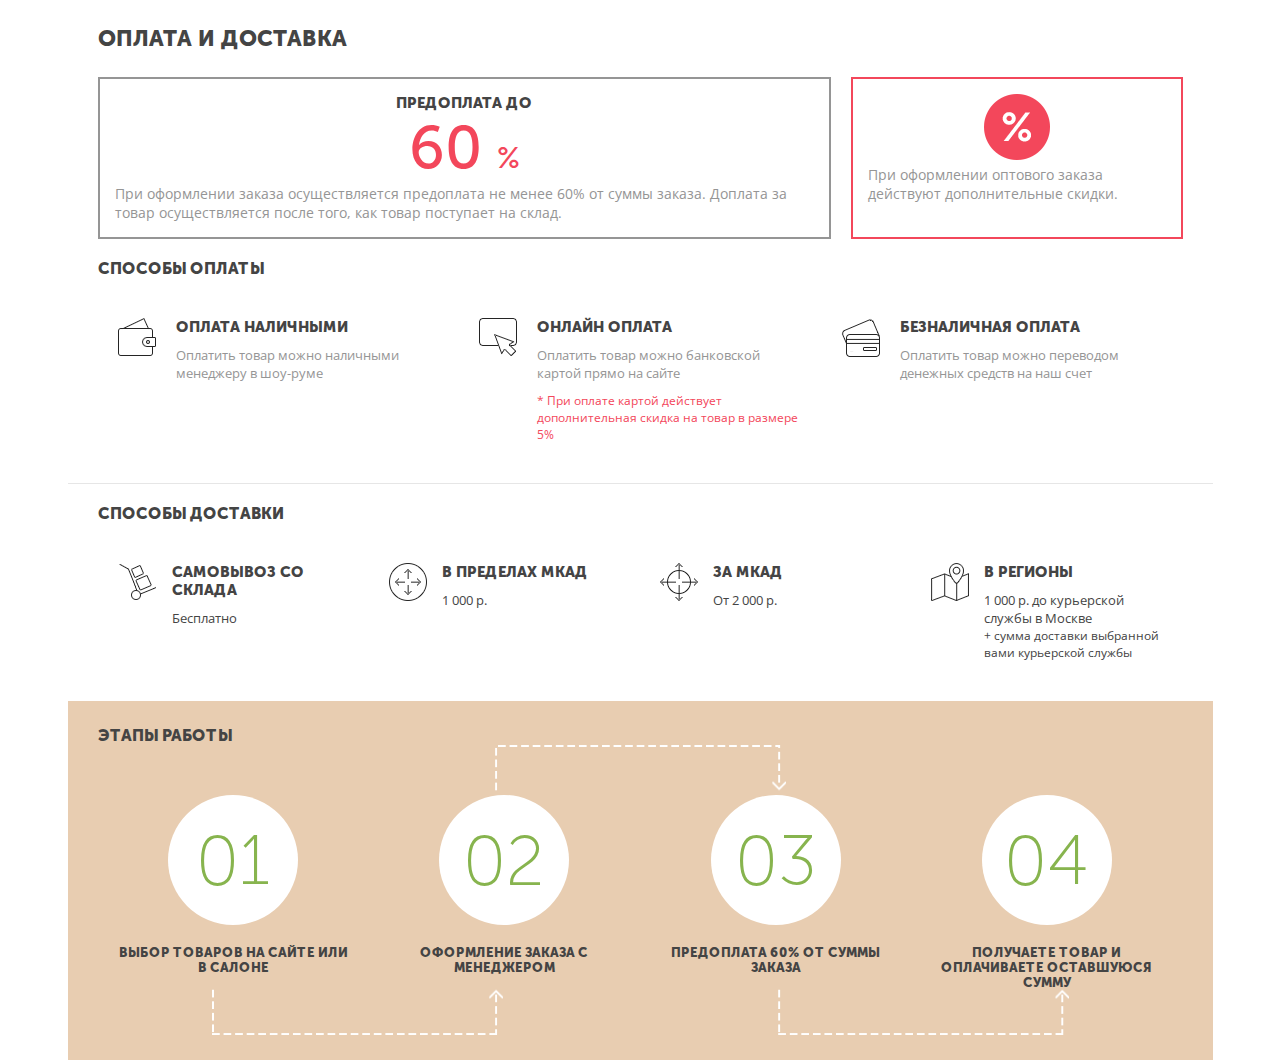
<file: delivery.html>
<!doctype html>
<html lang="en">
<head>
    <meta charset="UTF-8">
    <meta name="viewport" content="width=device-width, initial-scale=1">
    <title>Title</title>
    <link href="https://fonts.googleapis.com/css?family=Open+Sans" rel="stylesheet">
    <link rel="stylesheet" href="css/main.css"/>
</head>
<body>

<div class="container delivery-block">
    <div class="main-label indent-row indent-col">Оплата и доставка</div>
    <div class="prepayment-block indent-row">
        <div class="prepayment-block__left">
            <div class="prepayment-content">
                <div class="prepayment-content__left">
                    <div class="prepayment-content-label">Предоплата до</div>
                    <div class="prepayment-content-number">60 <span>%</span></div>
                </div>
                <div class="prepayment-content__right">
                    При оформлении заказа осуществляется предоплата не менее 60% от суммы заказа.
                    Доплата за товар осуществляется после того, как товар поступает на склад.
                </div>
            </div>
        </div>
        <div class="prepayment-block__right">
            <div class="prepayment-percent">
                <div class="prepayment-percent__icon">
                    <img src="image/news/percent.png" alt="">
                </div>
                <div class="prepayment-percent__text">
                    При оформлении оптового заказа действуют дополнительные
                    скидки.
                </div>
            </div>
        </div>
    </div>
    <div class="payment-block indent-row">
        <div class="payment-block-label label1 fs-16">Способы оплаты</div>
        <div class="payment-block-list">
            <div class="payment-item d-flex">
                <div class="payment-item__icon">
                    <img src="image/png/bag.png" alt="">
                </div>
                <div class="payment-item__description">
                    <div class="payment-description">
                        <div class="payment-description__label label1 fs-14 mb-10">Оплата наличными</div>
                        <div class="payment-description__text color2 fs-13">Оплатить товар можно наличными менеджеру в шоу-руме</div>
                    </div>
                </div>
            </div>
            <div class="payment-item d-flex">
                <div class="payment-item__icon">
                    <img src="image/png/arrow.png" alt="">
                </div>
                <div class="payment-item__description">
                    <div class="payment-description">
                        <div class="payment-description__label label1 fs-14 mb-10">Онлайн оплата</div>
                        <div class="payment-description__text color2 fs-13 mb-10">Оплатить товар можно
                            банковской картой прямо на сайте</div>
                        <div class="payment-description__red fs-12">* При оплате картой действует
                            дополнительная скидка на товар в размере 5%</div>
                    </div>
                </div>
            </div>
            <div class="payment-item d-flex">
                <div class="payment-item__icon">
                    <img src="image/png/cards.png" alt="">
                </div>
                <div class="payment-item__description">
                    <div class="payment-description">
                        <div class="payment-description__label label1 fs-14 mb-10">Безналичная оплата</div>
                        <div class="payment-description__text color2 fs-13">Оплатить товар можно
                            переводом денежных средств на наш счет</div>
                    </div>
                </div>
            </div>
        </div>
    </div>
    <div class="delivery-block indent-row">
        <div class="delivery-block-label label1 fs-16">Способы доставки</div>
        <div class="delivery-block-list">
            <div class="delivery-item d-flex">
                <div class="delivery-item__img">
                    <img src="image/png/weel.png" alt="">
                </div>
                <div class="delivery-item__description">
                    <div class="delivery-description">
                        <div class="delivery-description__label label1 fs-14 mb-10">Самовывоз со склада</div>
                        <div class="delivery-description__text fs-13">Бесплатно</div>
                    </div>
                </div>
            </div>
            <div class="delivery-item d-flex">
                <div class="delivery-item__img">
                    <img src="image/png/astro.png" alt="">
                </div>
                <div class="delivery-item__description">
                    <div class="delivery-description">
                        <div class="delivery-description__label label1 fs-14 mb-10">В пределах МКАД</div>
                        <div class="delivery-description__text fs-13">1 000 р.</div>
                    </div>
                </div>
            </div>
            <div class="delivery-item d-flex">
                <div class="delivery-item__img">
                    <img src="image/png/astro2.png" alt="">
                </div>
                <div class="delivery-item__description">
                    <div class="delivery-description">
                        <div class="delivery-description__label label1 fs-14 mb-10">За МКАД</div>
                        <div class="delivery-description__text fs-13">От 2 000 р.</div>
                    </div>
                </div>
            </div>
            <div class="delivery-item d-flex">
                <div class="delivery-item__img">
                    <img src="image/png/map.png" alt="">
                </div>
                <div class="delivery-item__description">
                    <div class="delivery-description">
                        <div class="delivery-description__label label1 fs-14 mb-10">В регионы</div>
                        <div class="delivery-description__text fs-13">1 000 р. до курьерской службы в Москве</div>
                        <div class="delivery-description__mini fs-12">+ сумма доставки выбранной вами курьерской службы</div>
                    </div>
                </div>
            </div>
        </div>
    </div>
    <div class="stage-block indent-row indent-col">
        <div class="stage-label label1 label1 fs-16">Этапы работы</div>
        <div class="stage-block-list">
            <div class="stage-item">
                <div class="stage-item__img">
                    <span>01</span>
                </div>
                <div class="stage-item__text label1 fs-13 center">
                    выбор товаров на сайте или в салоне
                </div>
            </div>
            <div class="stage-item">
                <div class="stage-item__img">
                    <span>02</span>
                </div>
                <div class="stage-item__text label1 fs-13 center">
                    оформление заказа с менеджером
                </div>
            </div>
            <div class="stage-item">
                <div class="stage-item__img">
                    <span>03</span>
                </div>
                <div class="stage-item__text label1 fs-13 center">
                    предоплата 60% от суммы заказа
                </div>
            </div>
            <div class="stage-item">
                <div class="stage-item__img">
                    <span>04</span>
                </div>
                <div class="stage-item__text label1 fs-13 center">
                    Получаете товар и оплачиваете оставшуюся сумму
                </div>
            </div>
            <div class="clear"></div>
        </div>
    </div>

</div>

<script src="https://ajax.googleapis.com/ajax/libs/jquery/3.3.1/jquery.min.js"></script>
<script src="js/main.js"></script>
<script src="js/owl.carousel.js"></script>
</body>
</html>
</file>
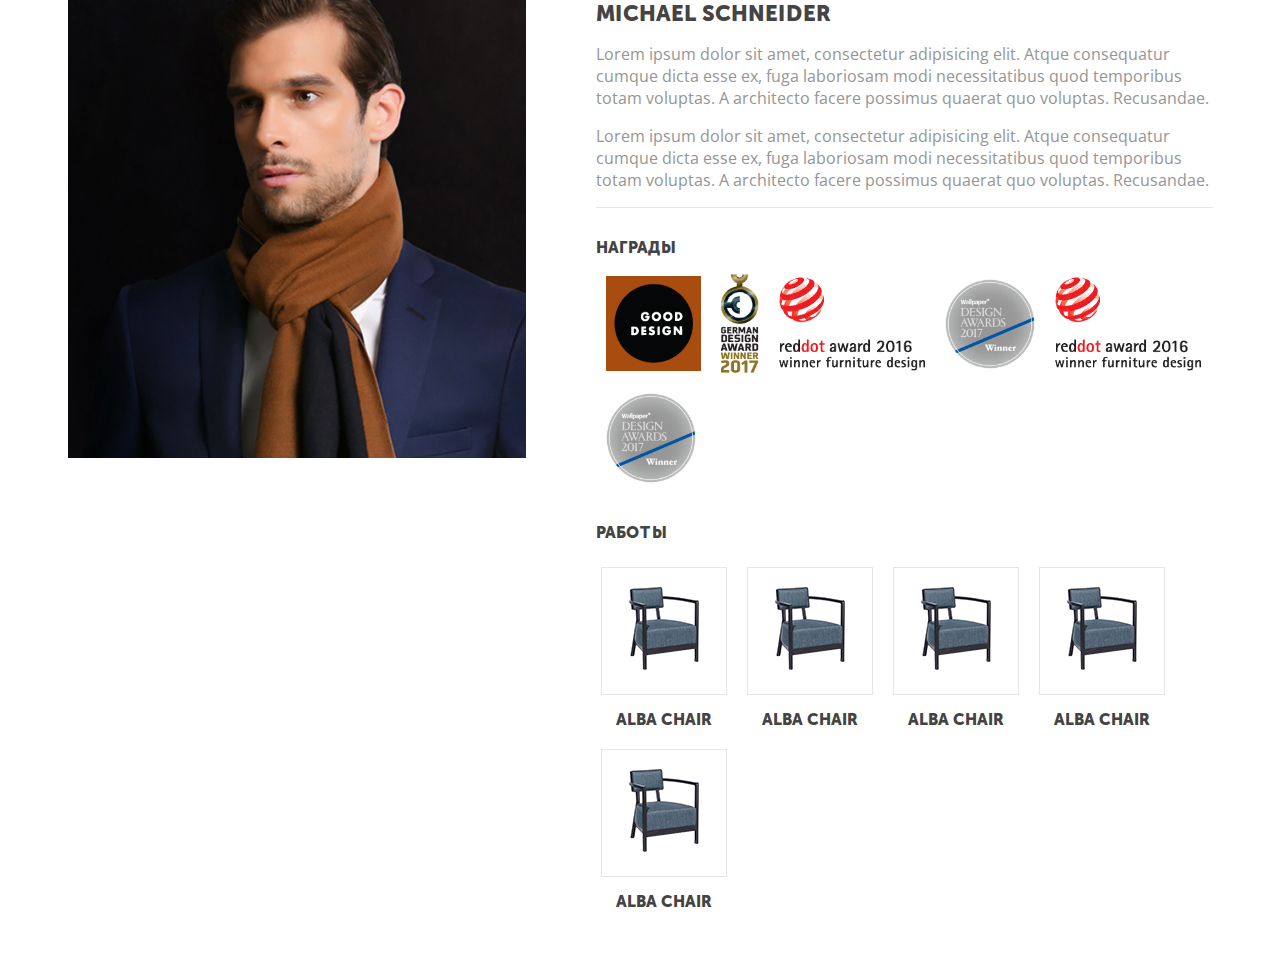
<file: disigner.html>
<!doctype html>
<html lang="en">
<head>
    <meta charset="UTF-8">
    <meta name="viewport" content="width=device-width, initial-scale=1">
    <title>Title</title>
    <link href="https://fonts.googleapis.com/css?family=Open+Sans" rel="stylesheet">
    <link rel="stylesheet" href="css/main.css"/>
</head>
<body>

<div class="container disigner indent-row">
    <div class="disigner__img">
        <img src="image/news/disigner.jpg" alt="">
    </div>
    <div class="disigner__description">
        <div class="disigner-content">
            <div class="disigner-content__label main-label">Michael Schneider</div>
            <div class="disigner-content__text">
                <p>Lorem ipsum dolor sit amet, consectetur
                    adipisicing elit. Atque consequatur cumque
                    dicta esse ex, fuga laboriosam modi necessitatibus
                    quod temporibus totam voluptas. A architecto facere
                    possimus quaerat quo voluptas. Recusandae.
                </p>
                <p>Lorem ipsum dolor sit amet, consectetur
                    adipisicing elit. Atque consequatur cumque
                    dicta esse ex, fuga laboriosam modi necessitatibus
                    quod temporibus totam voluptas. A architecto facere
                    possimus quaerat quo voluptas. Recusandae.
                </p>
            </div>
            <div class="disigner-content__awords">
                <div class="aword-disigner">
                    <div class="aword-disigner__label">Награды</div>
                    <div class="aword-disigner__list">
                        <div class="aword-block indent-row">
                            <img src="image/news/aword1.jpg" alt="">
                        </div>
                        <div class="aword-block">
                            <img src="image/news/aword2.jpg" alt="">
                        </div>
                        <div class="aword-block">
                            <img src="image/news/aword3.jpg" alt="">
                        </div>
                        <div class="aword-block">
                            <img src="image/news/aword4.jpg" alt="">
                        </div>
                        <div class="aword-block">
                            <img src="image/news/aword3.jpg" alt="">
                        </div>
                        <div class="aword-block">
                            <img src="image/news/aword4.jpg" alt="">
                        </div>
                    </div>
                </div>
                <div class="works-disigner">
                    <div class="works-disigner__label">
                        Работы
                    </div>
                    <div class="works-disigner__list">
                        <div class="works-block">
                            <div class="works-block__img">
                                <img src="image/news/work.jpg" alt="">
                            </div>
                            <div class="works-block__text">
                                Alba Chair
                            </div>
                        </div>
                        <div class="works-block">
                            <div class="works-block__img">
                                <img src="image/news/work.jpg" alt="">
                            </div>
                            <div class="works-block__text">
                                Alba Chair
                            </div>
                        </div>
                        <div class="works-block">
                            <div class="works-block__img">
                                <img src="image/news/work.jpg" alt="">
                            </div>
                            <div class="works-block__text">
                                Alba Chair
                            </div>
                        </div>
                        <div class="works-block">
                            <div class="works-block__img">
                                <img src="image/news/work.jpg" alt="">
                            </div>
                            <div class="works-block__text">
                                Alba Chair
                            </div>
                        </div>
                        <div class="works-block">
                            <div class="works-block__img">
                                <img src="image/news/work.jpg" alt="">
                            </div>
                            <div class="works-block__text">
                                Alba Chair
                            </div>
                        </div>
                    </div>
                </div>
            </div>
        </div>
    </div>
</div>




<script src="https://ajax.googleapis.com/ajax/libs/jquery/3.3.1/jquery.min.js"></script>
<script src="js/main.js"></script>
<script src="js/owl.carousel.js"></script>
</body>
</html>
</file>
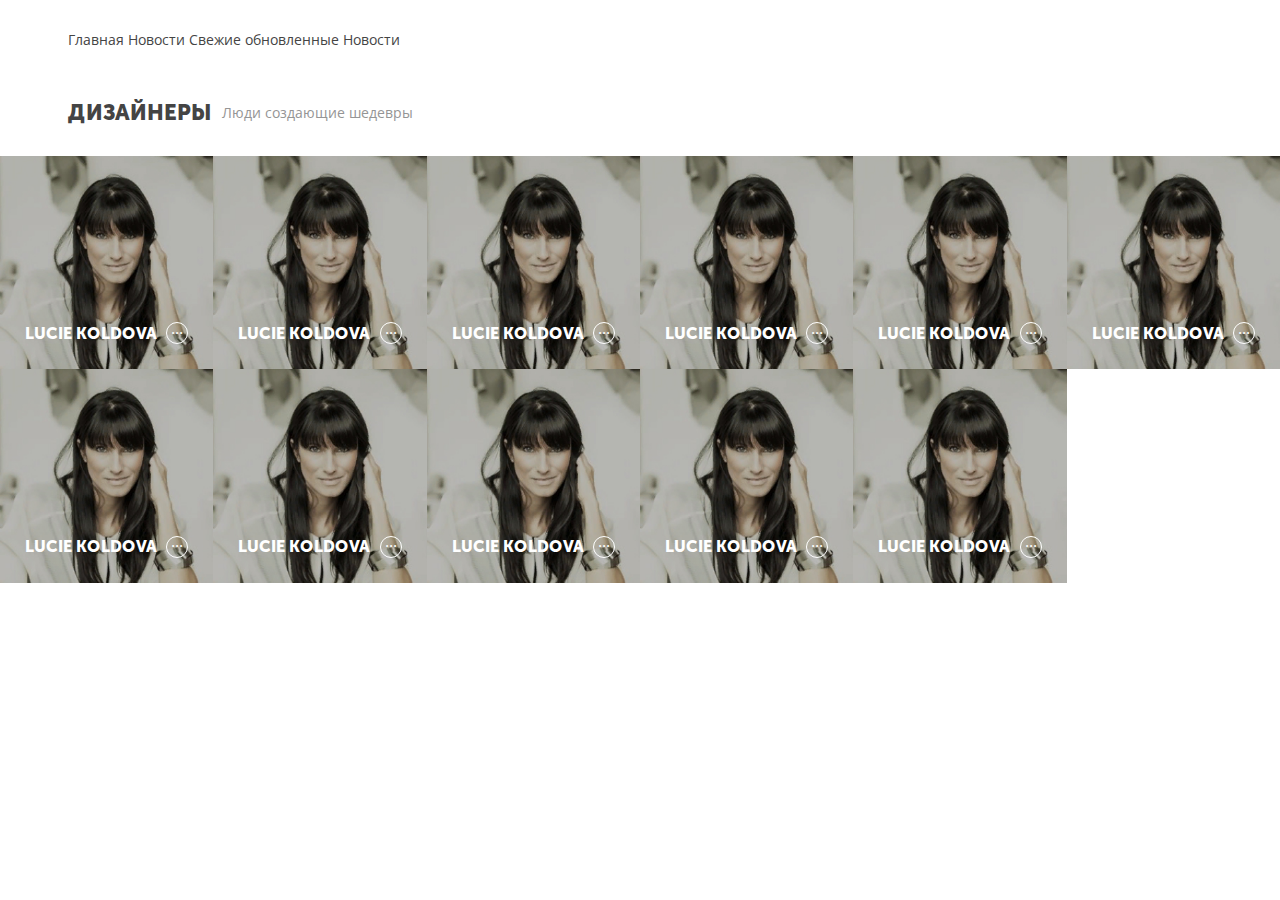
<file: disigners.html>
<!doctype html>
<html lang="en">
<head>
    <meta charset="UTF-8">
    <meta name="viewport" content="width=device-width, initial-scale=1">
    <title>Title</title>
    <link href="https://fonts.googleapis.com/css?family=Open+Sans" rel="stylesheet">
    <link rel="stylesheet" href="css/main.css"/>
</head>
<body>

<div class="container indent-row">

    <div class="bread">
        <span>Главная</span>
        <span>Новости</span>
        <span>Свежие</span>
        <span>обновленные</span>
        <span>Новости</span>
    </div>

    <div class="disigners-label">
        <div class="main-label">Дизайнеры</div>
        <div class="label-description">Люди создающие шедевры</div>
    </div>
</div>

<div class="disigners-list">
    <div class="disigners-item">
        <div class="disigners-item__inner">
            <div class="disigners-text">
                <div class="disigners-text__text">Lucie Koldova</div>
                <div class="disigners-text__link">
                    <div class="disigners-link"><a href="#"><span>...</span></a></div>
                </div>
            </div>
        </div>
    </div>
    <div class="disigners-item">
        <div class="disigners-item__inner">
            <div class="disigners-text">
                <div class="disigners-text__text">Lucie Koldova</div>
                <div class="disigners-text__link">
                    <div class="disigners-link"><a href="#"><span>...</span></a></div>
                </div>
            </div>
        </div>
    </div>
    <div class="disigners-item">
        <div class="disigners-item__inner">
            <div class="disigners-text">
                <div class="disigners-text__text">Lucie Koldova</div>
                <div class="disigners-text__link">
                    <div class="disigners-link"><a href="#"><span>...</span></a></div>
                </div>
            </div>
        </div>
    </div>
    <div class="disigners-item">
        <div class="disigners-item__inner">
            <div class="disigners-text">
                <div class="disigners-text__text">Lucie Koldova</div>
                <div class="disigners-text__link">
                    <div class="disigners-link"><a href="#"><span>...</span></a></div>
                </div>
            </div>
        </div>
    </div>
    <div class="disigners-item">
        <div class="disigners-item__inner">
            <div class="disigners-text">
                <div class="disigners-text__text">Lucie Koldova</div>
                <div class="disigners-text__link">
                    <div class="disigners-link"><a href="#"><span>...</span></a></div>
                </div>
            </div>
        </div>
    </div>
    <div class="disigners-item">
        <div class="disigners-item__inner">
            <div class="disigners-text">
                <div class="disigners-text__text">Lucie Koldova</div>
                <div class="disigners-text__link">
                    <div class="disigners-link"><a href="#"><span>...</span></a></div>
                </div>
            </div>
        </div>
    </div>
    <div class="disigners-item">
        <div class="disigners-item__inner">
            <div class="disigners-text">
                <div class="disigners-text__text">Lucie Koldova</div>
                <div class="disigners-text__link">
                    <div class="disigners-link"><a href="#"><span>...</span></a></div>
                </div>
            </div>
        </div>
    </div>
    <div class="disigners-item">
        <div class="disigners-item__inner">
            <div class="disigners-text">
                <div class="disigners-text__text">Lucie Koldova</div>
                <div class="disigners-text__link">
                    <div class="disigners-link"><a href="#"><span>...</span></a></div>
                </div>
            </div>
        </div>
    </div>
    <div class="disigners-item">
        <div class="disigners-item__inner">
            <div class="disigners-text">
                <div class="disigners-text__text">Lucie Koldova</div>
                <div class="disigners-text__link">
                    <div class="disigners-link"><a href="#"><span>...</span></a></div>
                </div>
            </div>
        </div>
    </div>
    <div class="disigners-item">
        <div class="disigners-item__inner">
            <div class="disigners-text">
                <div class="disigners-text__text">Lucie Koldova</div>
                <div class="disigners-text__link">
                    <div class="disigners-link"><a href="#"><span>...</span></a></div>
                </div>
            </div>
        </div>
    </div>
    <div class="disigners-item">
        <div class="disigners-item__inner">
            <div class="disigners-text">
                <div class="disigners-text__text">Lucie Koldova</div>
                <div class="disigners-text__link">
                    <div class="disigners-link"><a href="#"><span>...</span></a></div>
                </div>
            </div>
        </div>
    </div>
</div>

<script src="https://ajax.googleapis.com/ajax/libs/jquery/3.3.1/jquery.min.js"></script>
<script src="js/main.js"></script>
<script src="js/owl.carousel.js"></script>
</body>
</html>
</file>
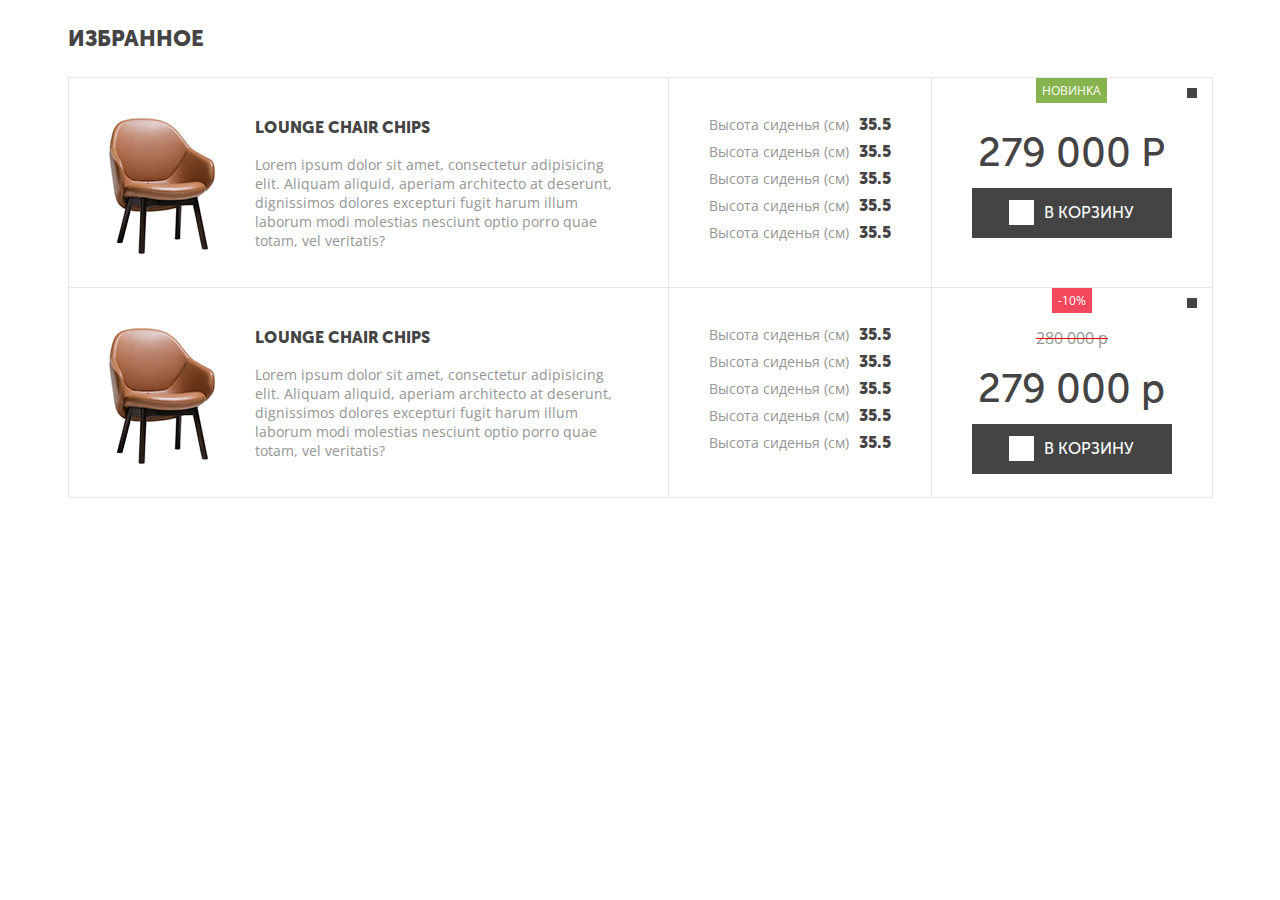
<file: favorite.html>
<!doctype html>
<html lang="en">
<head>
    <meta charset="UTF-8">
    <meta name="viewport" content="width=device-width, initial-scale=1">
    <title>Title</title>
    <link href="https://fonts.googleapis.com/css?family=Open+Sans" rel="stylesheet">
    <link rel="stylesheet" href="css/main.css"/>
</head>
<body>

<div class="container indent-row">
    <div class="main-label indent-col">Избранное</div>

    <div class="favorite">
        <div class="favorite-item">
        <div class="favorite-item__close"></div>
        <div class="favorite-item__img">
            <div class="img-and-description">
                <div class="img-and-description__img">
                    <img src="image/news/favorite.jpg" alt="">
                </div>
                <div class="img-and-description__description">
                    <div class="favorite-label">Lounge Chair Chips</div>
                    <div class="favorite-description">Lorem ipsum dolor sit amet, consectetur
                        adipisicing elit. Aliquam aliquid, aperiam architecto at
                        deserunt, dignissimos dolores excepturi fugit harum illum
                        laborum modi molestias nesciunt optio porro quae totam,
                        vel veritatis?</div>
                </div>
            </div>
        </div>
        <div class="favorite-item__param">
            <div class="param-favorite">
                <div class="param-item">Высота сиденья (см)<span>35.5</span></div>
                <div class="param-item">Высота сиденья (см)<span>35.5</span></div>
                <div class="param-item">Высота сиденья (см)<span>35.5</span></div>
                <div class="param-item">Высота сиденья (см)<span>35.5</span></div>
                <div class="param-item">Высота сиденья (см)<span>35.5</span></div>
            </div>
        </div>
        <div class="favorite-item__tocart">
            <div class="favorite-cart">
                <div class="favorite-cart__promo">
                    <div class="promo-favorite">Новинка</div>
                </div>
                <div class="favorite-cart__cost">
                    279 000 Р
                </div>
                <div class="favorite-cart__button">
                    <a href="#" class="favorite-button"><span></span>В корзину</a>
                </div>
            </div>
        </div>
    </div>

        <div class="favorite-item">
            <div class="favorite-item__close"></div>
            <div class="favorite-item__img">
                <div class="img-and-description">
                    <div class="img-and-description__img">
                        <img src="image/news/favorite.jpg" alt="">
                    </div>
                    <div class="img-and-description__description">
                        <div class="favorite-label">Lounge Chair Chips</div>
                        <div class="favorite-description">Lorem ipsum dolor sit amet, consectetur
                            adipisicing elit. Aliquam aliquid, aperiam architecto at
                            deserunt, dignissimos dolores excepturi fugit harum illum
                            laborum modi molestias nesciunt optio porro quae totam,
                            vel veritatis?</div>
                    </div>
                </div>
            </div>
            <div class="favorite-item__param">
                <div class="param-favorite">
                    <div class="param-item">Высота сиденья (см)<span>35.5</span></div>
                    <div class="param-item">Высота сиденья (см)<span>35.5</span></div>
                    <div class="param-item">Высота сиденья (см)<span>35.5</span></div>
                    <div class="param-item">Высота сиденья (см)<span>35.5</span></div>
                    <div class="param-item">Высота сиденья (см)<span>35.5</span></div>
                </div>
            </div>
            <div class="favorite-item__tocart">
                <div class="favorite-cart">
                    <div class="favorite-cart__promo">
                        <div class="promo-favorite red">-10%</div>
                    </div>
                    <div class="favorite-cart__old">280 000 р</div>
                    <div class="favorite-cart__cost">
                        279 000 р
                    </div>
                    <div class="favorite-cart__button">
                        <a href="#" class="favorite-button"><span></span>В корзину</a>
                    </div>
                </div>
            </div>
        </div>
    </div>

</div>

<script src="https://ajax.googleapis.com/ajax/libs/jquery/3.3.1/jquery.min.js"></script>
<script src="js/main.js"></script>
<script src="js/owl.carousel.js"></script>
</body>
</html>
</file>
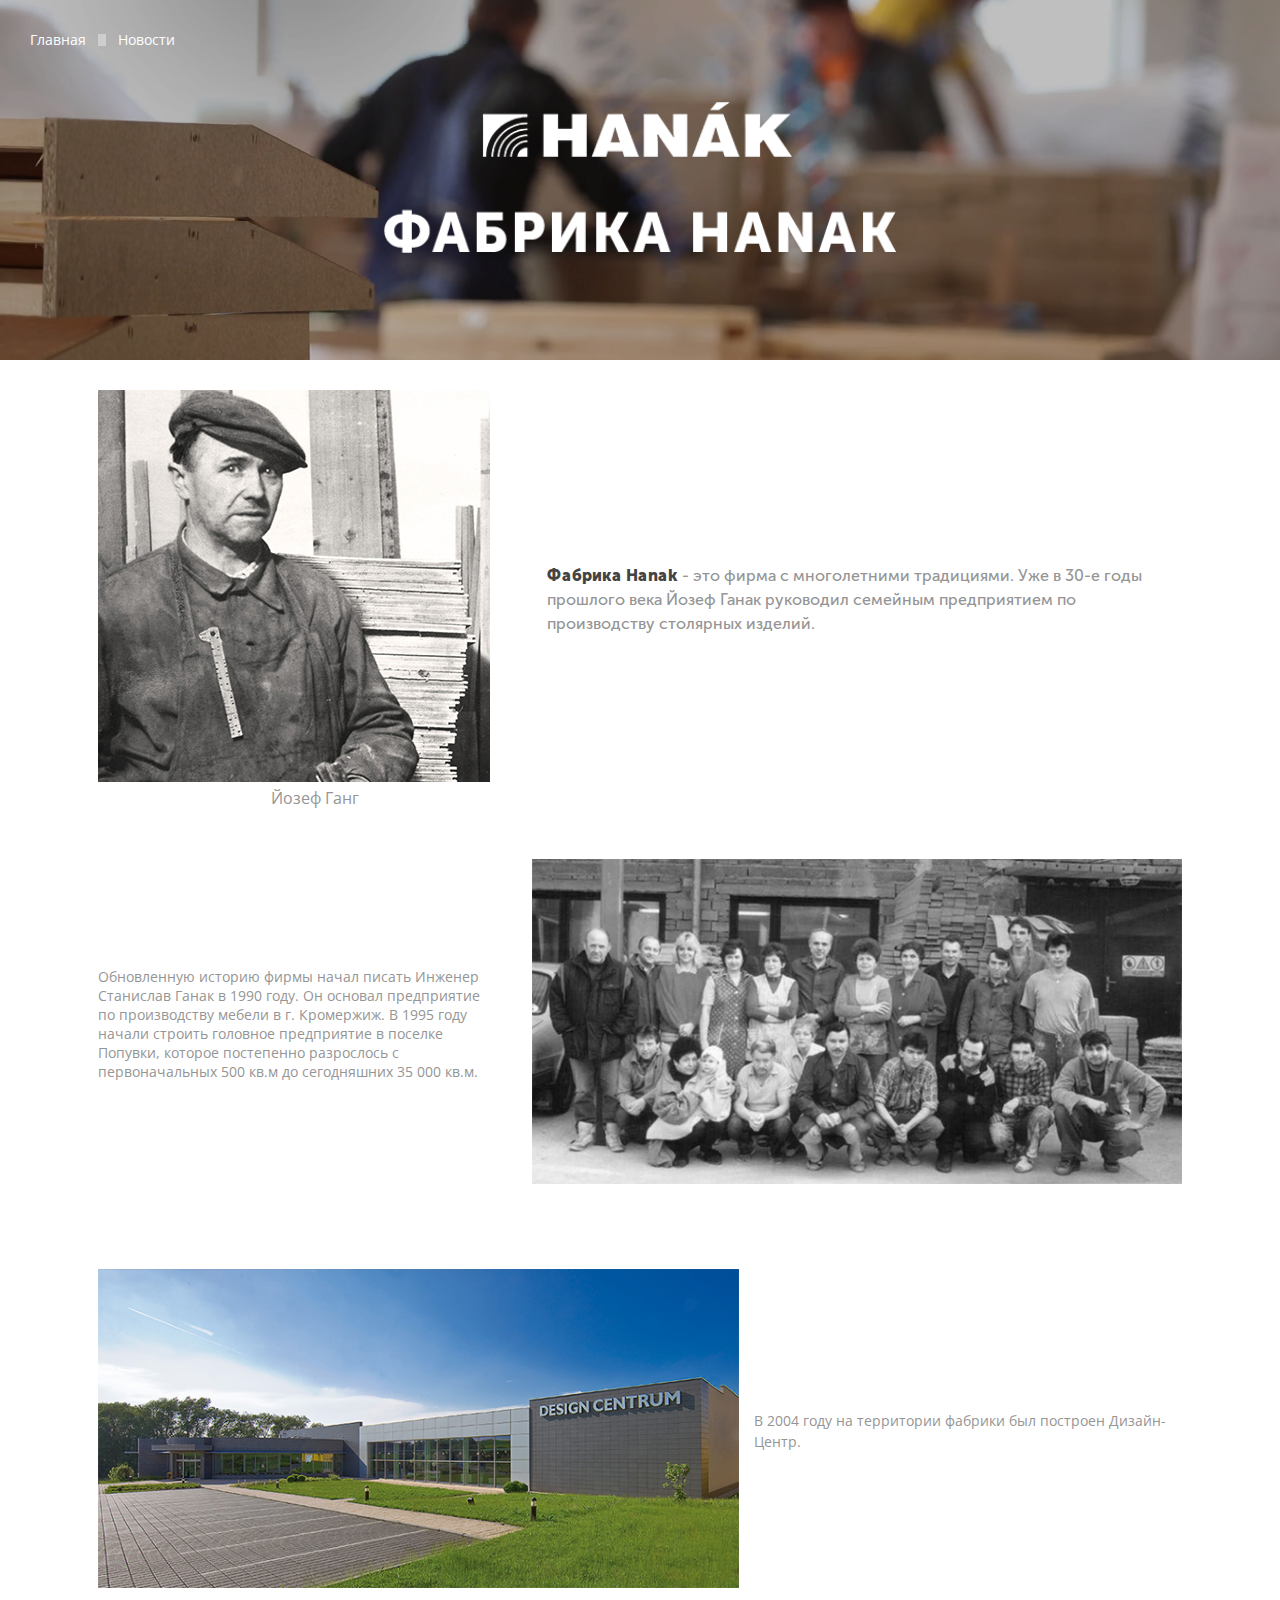
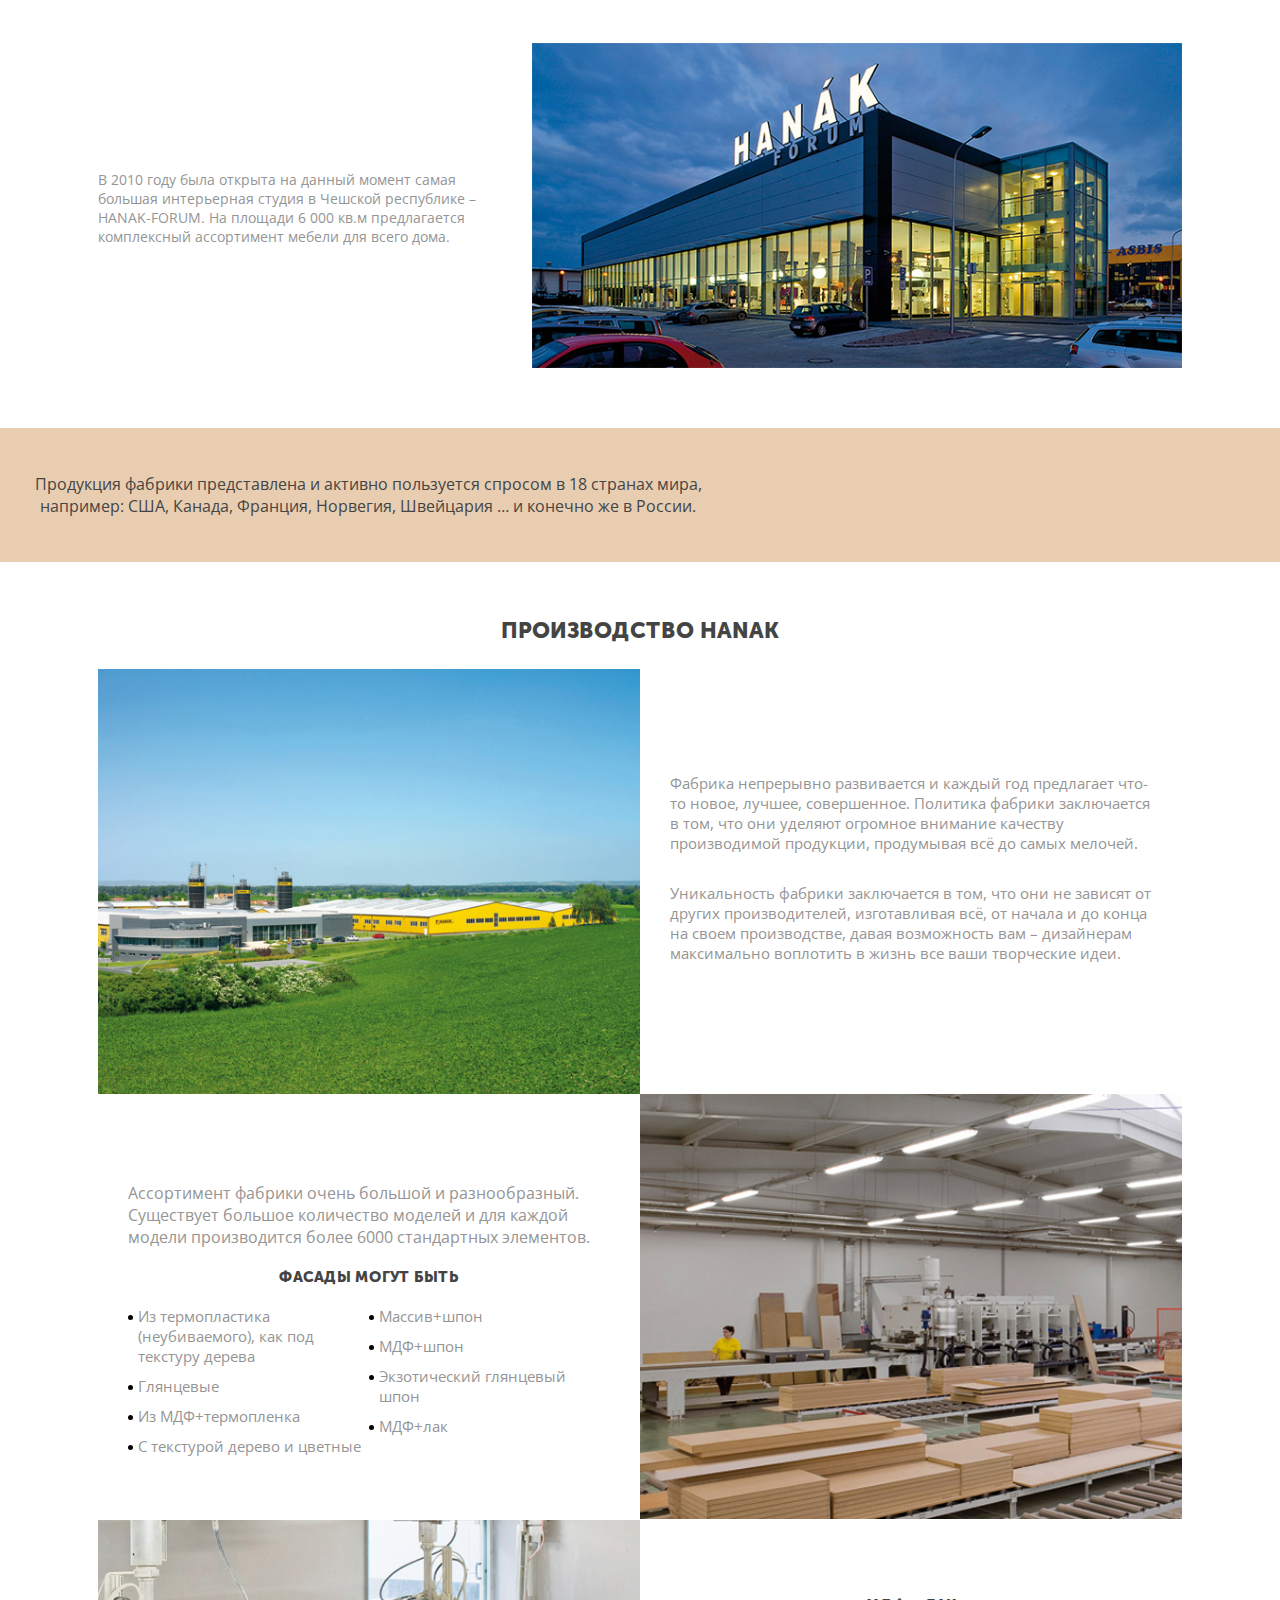
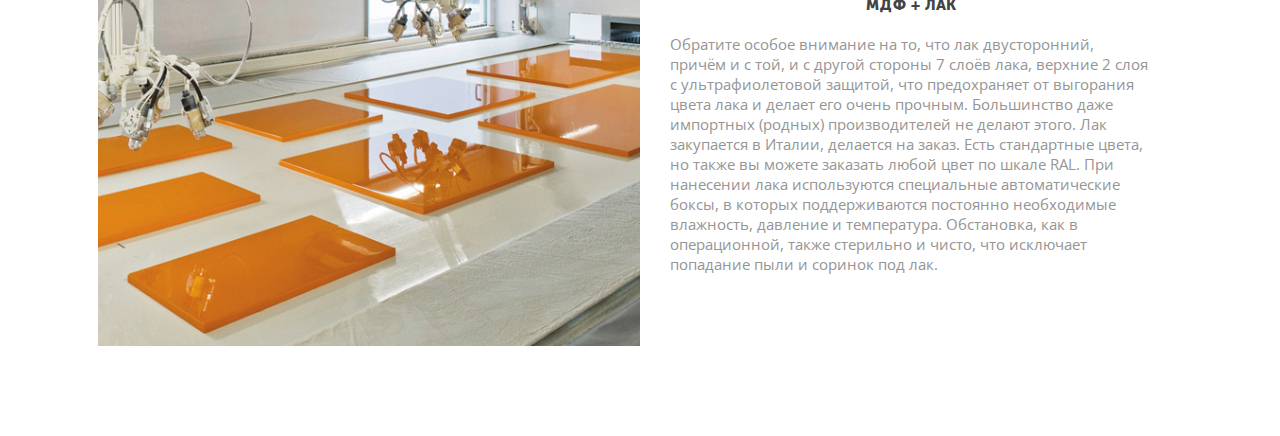
<file: hanak.html>
<!doctype html>
<html lang="en">
<head>
    <meta charset="UTF-8">
    <meta name="viewport" content="width=device-width, initial-scale=1">
    <title>Title</title>
    <link href="https://fonts.googleapis.com/css?family=Open+Sans" rel="stylesheet">
    <link rel="stylesheet" href="css/main.css"/>
</head>
<body>

<div class="hanak-wrap">
    <div class="hanak">
        <img src="image/news/hanak.jpg" alt="">
        <div class="hanak-content">
            <div class="bread indent-row indent-col">
                <a href="#">Главная</a>
                <a href="#">Новости</a>
            </div>
            <div class="hanak-label">
                <img src="image/news/hanak-label.png" alt="">
            </div>
        </div>
    </div>

    <div class="container">
        <div class="article1 indent-row indent-col">
            <div class="article1__img">
                <img src="image/news/boss.jpg" alt="">
                <div class="boss-label">Йозеф Ганг</div>
            </div>
            <div class="article1__text">
                <div>
                    <span>Фабрика Hanak</span> - это фирма с многолетними традициями.
                    Уже в 30-е годы прошлого века Йозеф Ганак руководил семейным
                    предприятием по производству столярных изделий.
                </div>
            </div>
        </div>
        <div class="article2 indent-row indent-col">
            <div class="article2__img">
                <img src="image/news/all.jpg" alt="">
            </div>
            <div class="article2__text">
                Обновленную историю фирмы начал писать Инженер Станислав Ганак
                в 1990 году. Он основал предприятие по производству мебели в г. Кромержиж.
                В 1995 году начали строить головное предприятие в поселке Попувки, которое
                постепенно разрослось с первоначальных 500 кв.м до сегодняшних
                35 000 кв.м.
            </div>
        </div>

        <div class="article1 indent-row indent-col">
            <div class="article1__img">
                <img src="image/news/disign-center.jpg" alt="">
            </div>
            <div class="article1__text">
                <div class="article2__text">
                    В 2004 году на территории фабрики был
                    построен Дизайн-Центр.
                </div>
            </div>
        </div>
        <div class="article2 indent-row indent-col">
            <div class="article2__img">
                <img src="image/news/show-room.jpg" alt="">
            </div>
            <div class="article2__text">
                В 2010 году была открыта на данный момент самая большая
                интерьерная студия в Чешской республике – HANAK-FORUM.
                На площади 6 000 кв.м предлагается комплексный
                ассортимент мебели для всего дома.
            </div>
        </div>
    </div>

    <div class="horizontal-line indent-row">
        <div class="horizontal-line__text">
            Продукция фабрики представлена и активно пользуется спросом в 18 странах мира, например:
            США, Канада, Франция, Норвегия, Швейцария … и конечно же в России.
        </div>
    </div>

    <div class="container production-block">
        <div class="production-block-label main-label center indent-row indent-col">Производство Hanak</div>
        <div class="production-block-article1 indent-row">

            <div class="production-block-article1__img">
                <img src="image/news/fabrice.jpg" alt="">
            </div>
            <div class="production-block-article1__text indent-row">
                <div>
                    <p>Фабрика непрерывно развивается и каждый год предлагает что-то новое,
                        лучшее, совершенное. Политика фабрики заключается в том, что они уделяют
                        огромное внимание качеству производимой продукции, продумывая всё до самых мелочей.</p>

                    <p>
                        Уникальность фабрики заключается в том, что они не зависят от других
                        производителей, изготавливая всё, от начала и до конца на своем производстве,
                        давая возможность вам – дизайнерам максимально воплотить в жизнь все ваши творческие идеи.
                    </p>
                </div>
            </div>
        </div>
        <div class="production-block-article2 indent-row">
            <div class="production-block-article2__img">
                <img src="image/news/conveer.jpg" alt="">
            </div>
            <div class="production-block-article2__text indent-row">
                <div class="conveer-description">
                    <div class="conveer-description__label">Ассортимент фабрики очень большой и разнообразный.
                        Существует большое количество моделей и для каждой модели производится более 6000
                        стандартных элементов.</div>
                    <div class="conveer-description__list">
                        <div class="conveer-list-label">Фасады могут быть</div>
                        <div class="conveer-list">
                            <div class="conveer-list__left">
                                <ul>
                                    <li>Из термопластика (неубиваемого), как под текстуру дерева</li>
                                    <li>Глянцевые</li>
                                    <li>Из МДФ+термопленка</li>
                                    <li>С текстурой дерево и цветные</li>
                                </ul>
                            </div>
                            <div class="conveer-list__right">
                                <ul>
                                    <li>Массив+шпон</li>
                                    <li>МДФ+шпон</li>
                                    <li>Экзотический глянцевый шпон</li>
                                    <li>МДФ+лак</li>
                                </ul>
                            </div>
                        </div>
                    </div>

                </div>
            </div>
        </div>
        <div class="production-block-article1 indent-row">
            <div class="production-block-article1__img">
                <img src="image/news/colorize.jpg" alt="">
            </div>
            <div class="production-block-article1__text indent-row">

                <div>
                    <div class="conveer-list-label">МДФ + ЛАК</div>
                    Обратите особое внимание на то, что лак двусторонний, причём и с той,
                    и с другой стороны 7 слоёв лака, верхние 2 слоя с ультрафиолетовой защитой,
                    что предохраняет от выгорания цвета лака и делает его очень прочным.
                    Большинство даже импортных (родных) производителей не делают этого.
                    Лак закупается в Италии, делается на заказ. Есть стандартные цвета,
                    но также вы можете заказать любой цвет по шкале RAL. При нанесении лака
                    используются специальные автоматические боксы, в которых поддерживаются
                    постоянно необходимые влажность, давление и температура. Обстановка, как в
                    операционной, также стерильно и чисто, что исключает попадание пыли и соринок под лак.
                </div>
            </div>
        </div>
    </div>
</div>

<script src="https://ajax.googleapis.com/ajax/libs/jquery/3.3.1/jquery.min.js"></script>
<script src="js/main.js"></script>
<script src="js/owl.carousel.js"></script>
</body>
</html>
</file>
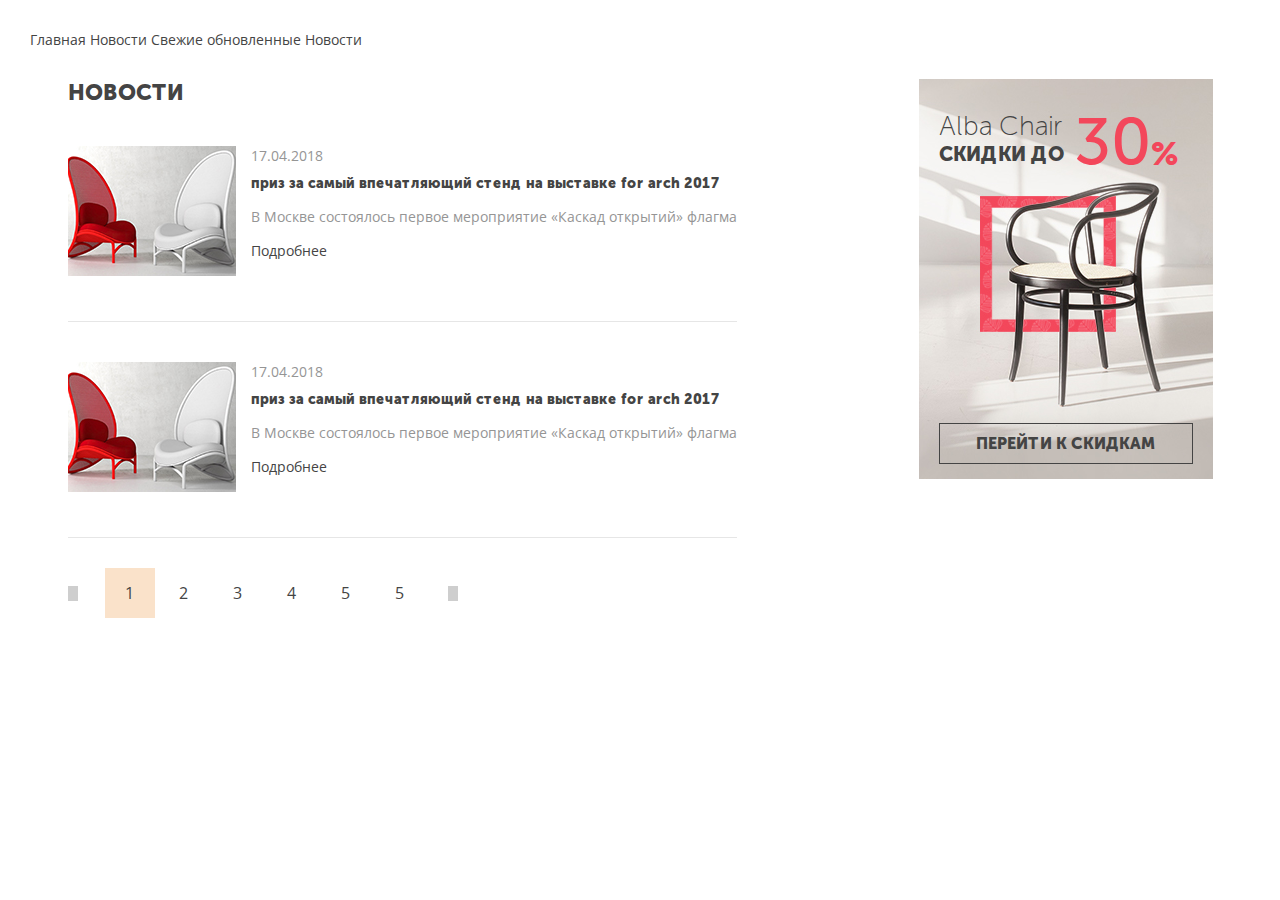
<file: news.html>
<!DOCTYPE html>
<html lang="en">
<head>
    <meta charset="UTF-8">
    <meta name="viewport" content="width=device-width, initial-scale=1">
    <title>Title</title>
    <link href="https://fonts.googleapis.com/css?family=Open+Sans" rel="stylesheet">
    <link rel="stylesheet" href="css/main.css"/>
</head>
<body>

<div class="bread indent-row">
    <span>Главная</span>
    <span>Новости</span>
    <span>Свежие</span>
    <span>обновленные</span>
    <span>Новости</span>
</div>

<div class="news-container container indent-row">
    <div class="news-container__list">
        <div class="news-label">Новости</div>
        <div class="news-list">
            <div class="news-item">
                <div class="news-item__img">
                    <img src="image/news/image1.jpg" alt="">
                </div>
                <div class="news-item__content">
                    <div class="news-content">
                        <div class="news-content__data">17.04.2018</div>
                        <div class="news-content__label">приз за самый впечатляющий стенд на выставке for arch 2017</div>
                        <div class="news-content__description">В Москве состоялось первое мероприятие «Каскад открытий» флагма</div>
                        <div class="news-content__more">Подробнее</div>
                        <div class="news-content__more-block">Lorem ipsum dolor sit amet,
                            consectetur adipisicing elit. Accusamus alias dignissimos excepturi
                            maiores nulla odit, suscipit! Autem, dolore fuga in itaque laboriosam
                            magnam natus nihil obcaecati odit placeat repellendus unde!</div>
                    </div>
                </div>
            </div>
            <div class="news-item">
                <div class="news-item__img">
                    <img src="image/news/image1.jpg" alt="">
                </div>
                <div class="news-item__content">
                    <div class="news-content">
                        <div class="news-content__data">17.04.2018</div>
                        <div class="news-content__label">приз за самый впечатляющий стенд на выставке for arch 2017</div>
                        <div class="news-content__description">В Москве состоялось первое мероприятие «Каскад открытий» флагма</div>
                        <div class="news-content__more">Подробнее</div>
                        <div class="news-content__more-block">Lorem ipsum dolor sit amet,
                            consectetur adipisicing elit. Accusamus alias dignissimos excepturi
                            maiores nulla odit, suscipit! Autem, dolore fuga in itaque laboriosam
                            magnam natus nihil obcaecati odit placeat repellendus unde!</div>
                    </div>
                </div>
            </div>
        </div>
    </div>
    <div class="news-container__baner">
        <div class="news-banner">
            <img src="image/news/banner.jpg" alt="">
            <div class="news-banner-inner">
                <div class="news-banner-inner__top">
                    <div class="text-banner">
                        <div class="text-banner__left">
                            <div class="label-baner">Alba Chair</div>
                            <div class="sale-baner">Скидки до</div>
                        </div>
                        <div class="text-banner__right">30 <span>%</span></div>
                    </div>
                </div>
                <div class="news-banner-inner__bottom">
                    <div class="banner-link"><a href="#">Перейти к скидкам</a></div>
                </div>
            </div>
        </div>
    </div>
</div>

<div class="pagination-block container indent-row">
    <div class="pagination-block__inner">
        <div class="pagination-list">
            <span class="active">1</span>
            <span>2</span>
            <span>3</span>
            <span>4</span>
            <span>5</span>
            <span>5</span>
            <span>5</span>
            <span>5</span>
            <span>5</span>
            <span>5</span>
        </div>
    </div>

</div>

<script src="https://ajax.googleapis.com/ajax/libs/jquery/3.3.1/jquery.min.js"></script>
<script src="js/main.js"></script>
<script src="js/owl.carousel.js"></script>
</body>
</html>
</file>
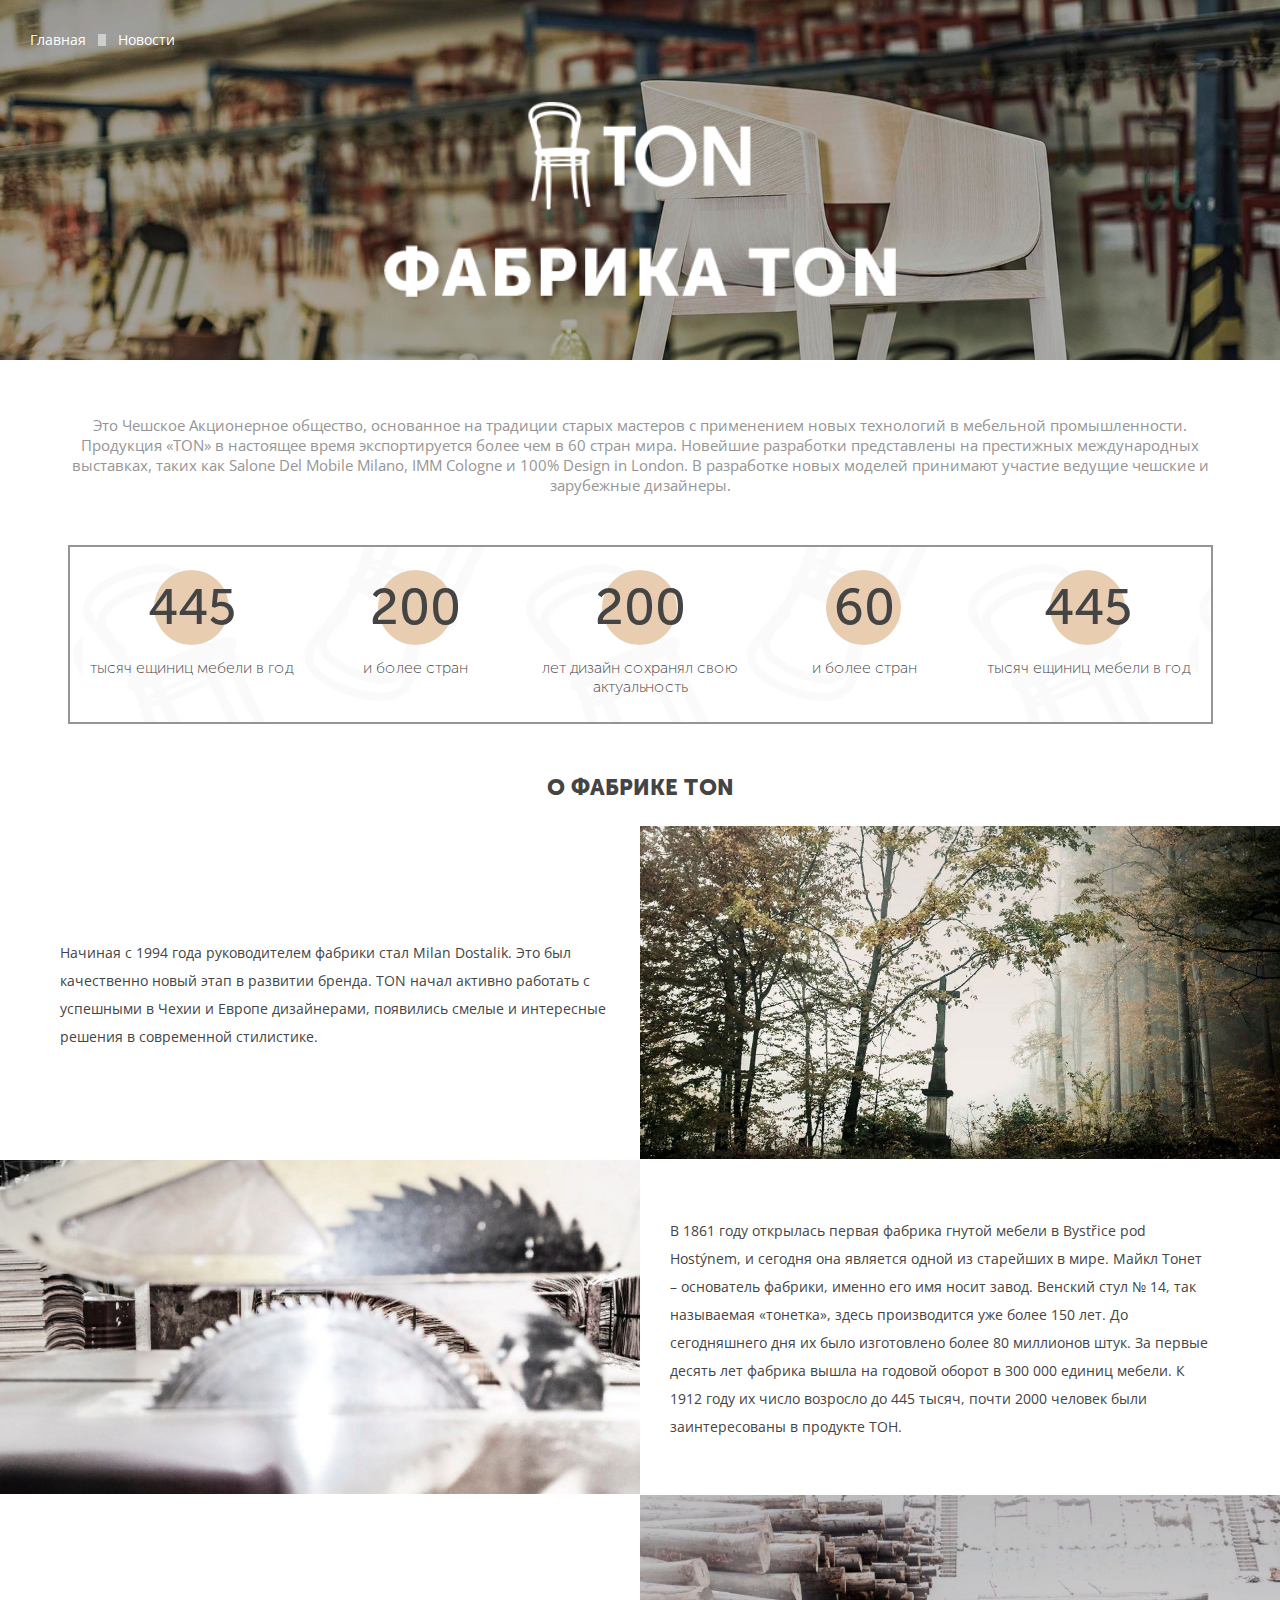
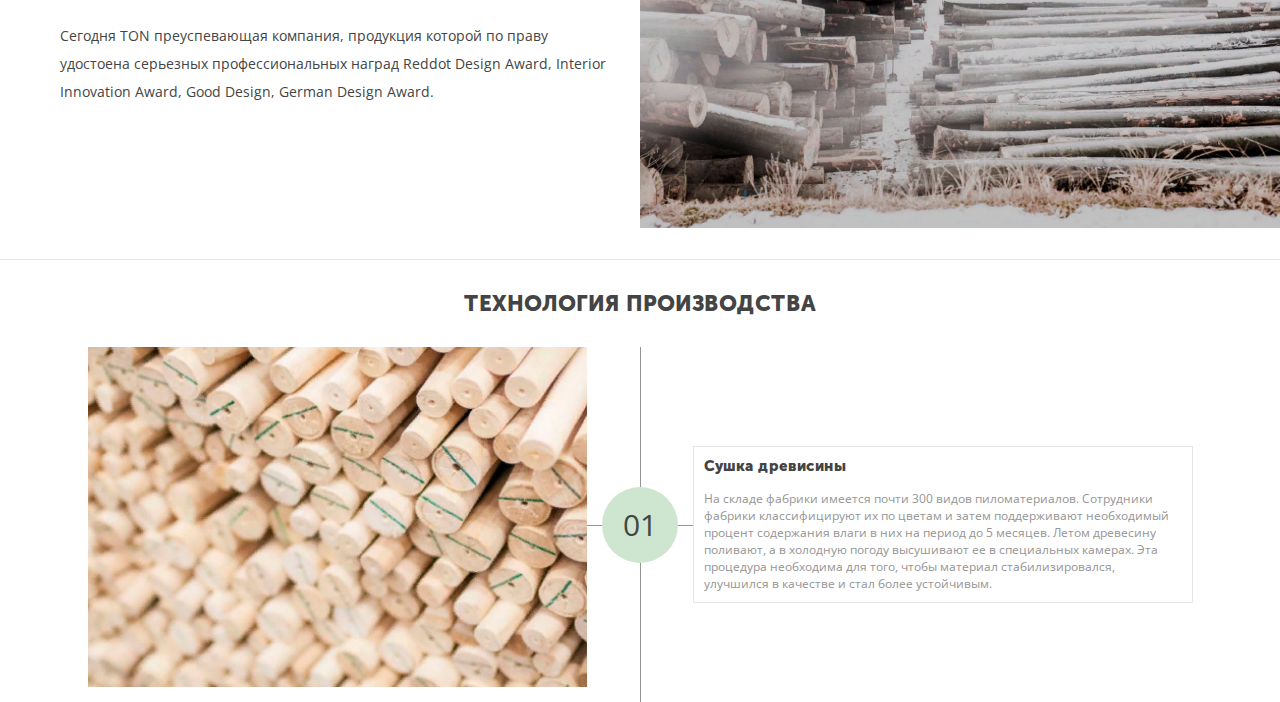
<file: ton.html>
<!doctype html>
<html lang="en">
<head>
    <meta charset="UTF-8">
    <meta name="viewport" content="width=device-width, initial-scale=1">
    <title>Title</title>
    <link href="https://fonts.googleapis.com/css?family=Open+Sans" rel="stylesheet">
    <link rel="stylesheet" href="css/main.css"/>
</head>
<body>

<div class="top-container">
    <div class="hanak">
        <img src="image/news/top.jpg" alt="">
        <div class="hanak-content">
            <div class="bread indent-row indent-col">
                <a href="#">Главная</a>
                <a href="#">Новости</a>
            </div>
            <div class="hanak-label">
                <img src="image/news/ton-label.png" alt="">
            </div>
        </div>
    </div>
</div>

<div class="container indent-row ton-description">
    <div class="ton-description__text center fs-14 color2" >
        Это Чешское Акционерное общество, основанное на
        традиции старых мастеров с применением новых технологий в
        мебельной промышленности. Продукция «TON» в настоящее время
        экспортируется более чем в 60 стран мира. Новейшие разработки
        представлены на престижных международных выставках, таких как
        Salone Del Mobile Milano, IMM Cologne и 100% Design in London.
        В разработке новых моделей принимают участие ведущие чешские
        и зарубежные дизайнеры.
    </div>
    <div class="ton-description__icons">
        <div class="ton-list">
            <div class="ton-list-item center museo-middle">
                <div class="ton-item__icon ">
                    445
                </div>
                <div class="ton-item__text museo-light">
                    тысяч ещиниц мебели в год
                </div>
            </div>
            <div class="ton-list-item center museo-middle">
                <div class="ton-item__icon ">
                    200
                </div>
                <div class="ton-item__text museo-light">
                    и более стран
                </div>
            </div>
            <div class="ton-list-item center museo-middle">
                <div class="ton-item__icon ">
                    200
                </div>
                <div class="ton-item__text museo-light">
                    лет дизайн сохранял свою актуальность
                </div>
            </div>
            <div class="ton-list-item center museo-middle">
                <div class="ton-item__icon ">
                    60
                </div>
                <div class="ton-item__text museo-light">
                    и более стран
                </div>
            </div>
            <div class="ton-list-item center museo-middle">
                <div class="ton-item__icon ">
                    445
                </div>
                <div class="ton-item__text museo-light">
                    тысяч ещиниц мебели в год
                </div>
            </div>
        </div>
    </div>
</div>

<div class="about-ton">
    <div class="about-ton-label main-label indent-row indent-col center">О фабрике TON</div>
    <div class="about-ton-row indent-row row-reverse">
        <div class="about-ton-row__img">
            <img src="image/news/about1.jpg" alt="">
        </div>
        <div class="about-ton-row__text fs-14 ">

        </div>
        <div class="absolute-text">
            <div class="absolute-text__inner">
                <div class="absolute-text__inner__left ">
                    <div>
                        Начиная с 1994 года руководителем фабрики стал
                        Milan Dostalik. Это был качественно новый этап в
                        развитии бренда. TON начал активно работать с успешными
                        в Чехии и Европе дизайнерами, появились смелые и
                        интересные решения в современной стилистике.
                    </div>
                </div>
                <div class="absolute-text-inner__right"></div>
            </div>
        </div>
    </div>
    <div class="about-ton-row indent-row ">
        <div class="about-ton-row__img">
            <img src="image/news/about2.jpg" alt="">
        </div>
        <div class="about-ton-row__text fs-14 ">

        </div>
        <div class="absolute-text">
            <div class="absolute-text__inner">
                <div class="absolute-text__inner__left ">

                </div>
                <div class="absolute-text__inner__right">
                    <div>
                        В 1861 году открылась первая фабрика гнутой мебели
                        в Bystřice pod Hostýnem, и сегодня она является
                        одной из старейших в мире. Майкл Тонет – основатель
                        фабрики, именно его имя носит завод. Венский стул № 14,
                        так называемая «тонетка», здесь производится уже более
                        150 лет. До сегодняшнего дня их было изготовлено более
                        80 миллионов штук. За первые десять лет фабрика вышла
                        на годовой оборот в 300 000 единиц мебели. К 1912 году
                        их число возросло до 445 тысяч, почти 2000 человек были
                        заинтересованы в продукте ТОН.
                    </div>
                </div>
            </div>
        </div>
    </div>
    <div class="about-ton-row indent-row row-reverse">
        <div class="about-ton-row__img">
            <img src="image/news/about3.jpg" alt="">
        </div>
        <div class="about-ton-row__text fs-14 ">

        </div>
        <div class="absolute-text">
            <div class="absolute-text__inner">
                <div class="absolute-text__inner__left ">
                    <div>
                        Cегодня TON преуспевающая компания, продукция
                        которой по праву удостоена серьезных профессиональных
                        наград Reddot Design Award, Interior Innovation Award,
                        Good Design, German Design Award.
                    </div>
                </div>
                <div class="absolute-text-inner__right"></div>
            </div>
        </div>
    </div>
</div>

<div class="container technology-block">
    <div class="technology-block-label indent-row indent-col main-label center">Технология производства</div>
    <div class="technology-list">
        <div class="technology-item">
            <div class="technology-item__img">
                <img src="image/news/tech1.jpg" alt="">
            </div>
            <div class="technology-item__num">
                <div class="technology-number">
                    <span>01</span>
                </div>

            </div>
            <div class="technology-item__text">
                <div class="technology-description">
                    <div class="technology-description__label museo-bold fs-14">Сушка древисины</div>
                    <div class="technology-description__text fs-12 color2">На складе фабрики имеется
                        почти 300 видов пиломатериалов. Сотрудники фабрики классифицируют
                        их по цветам и затем поддерживают необходимый процент содержания
                        влаги в них на период до 5 месяцев. Летом древесину поливают,
                        а в холодную погоду высушивают ее в специальных камерах. Эта
                        процедура необходима для того, чтобы материал стабилизировался,
                        улучшился в качестве и стал более устойчивым.</div>
                </div>
            </div>
        </div>
    </div>
</div>


<script src="https://ajax.googleapis.com/ajax/libs/jquery/3.3.1/jquery.min.js"></script>
<script src="js/main.js"></script>
<script src="js/owl.carousel.js"></script>
</body>
</html>
</file>
<file: css/main.css>
@font-face {
  font-family: 'Museo Sans Cyrl 100';
  src: url("../fonts/MuseoSansCyrl-100.woff2") format("woff2"), url("../fonts/MuseoSansCyrl-100.woff") format("woff");
  font-weight: 300;
  font-style: normal; }
@font-face {
  font-family: 'Museo Sans Cyrl 500';
  src: url("../fonts/MuseoSansCyrl-500.woff") format("woff");
  font-weight: bold;
  font-style: normal; }
@font-face {
  font-family: 'Museo Sans Cyrl 900';
  src: url("../fonts/MuseoSansCyrl-900.woff2") format("woff2"), url("../fonts/MuseoSansCyrl-900.woff") format("woff");
  font-weight: bold;
  font-style: normal; }
.museo-light, .stage-item__img {
  font-family: 'Museo Sans Cyrl 100'; }

.museo-middle {
  font-family: 'Museo Sans Cyrl 500'; }

.museo-bold, .stage-item__text {
  font-family: 'Museo Sans Cyrl 900'; }

.clear {
  clear: both; }

/*section colors*/
/*section colors end*/
/*color class*/
.color2 {
  color: #959595; }

.color3 {
  color: #444444; }

/*color class*/
/*variable section*/
/*variable section end*/
/*main labels*/
.label1 {
  font-family: 'Museo Sans Cyrl 900';
  text-transform: uppercase; }

/*main labels*/
/*font-size*/
.fs-10 {
  font-size: 10px; }

.fs-11 {
  font-size: 11px; }

.fs-12 {
  font-size: 12px; }

.fs-13 {
  font-size: 13px; }

.fs-14 {
  font-size: 14px; }

.fs-14 {
  font-size: 15px; }

.fs-16 {
  font-size: 16px; }

/*font-size*/
/*flex*/
.d-flex {
  display: flex; }

.row-reverse {
  flex-direction: row-reverse; }

/*flex*/
/*margin*/
.mb-10 {
  margin-bottom: 10px; }

/*margin*/
body {
  padding: 0;
  margin: 0;
  font-family: 'Open Sans', sans-serif;
  color: #444444; }

.icon {
  position: relative;
  padding-left: 17px; }
  .icon:before {
    display: inline-block;
    width: 12px;
    height: 12px;
    position: absolute;
    left: 0;
    top: 1px; }

.icon-vk:before {
  content: '';
  background-image: url("data:image/svg+xml,%3Csvg version='1.1' id='Capa_1' xmlns='http://www.w3.org/2000/svg'%0AviewBox='0 0 548.358 548.358' %3E%3Cg%3E%3Cpath d='M545.451,400.298c-0.664-1.431-1.283-2.618-1.858-3.569c-9.514-17.135-27.695-38.167-54.532-63.102l-0.567-0.571 l-0.284-0.28l-0.287-0.287h-0.288c-12.18-11.611-19.893-19.418-23.123-23.415c-5.91-7.614-7.234-15.321-4.004-23.13 c2.282-5.9,10.854-18.36,25.696-37.397c7.807-10.089,13.99-18.175,18.556-24.267c32.931-43.78,47.208-71.756,42.828-83.939 l-1.701-2.847c-1.143-1.714-4.093-3.282-8.846-4.712c-4.764-1.427-10.853-1.663-18.278-0.712l-82.224,0.568 c-1.332-0.472-3.234-0.428-5.712,0.144c-2.475,0.572-3.713,0.859-3.713,0.859l-1.431,0.715l-1.136,0.859 c-0.952,0.568-1.999,1.567-3.142,2.995c-1.137,1.423-2.088,3.093-2.848,4.996c-8.952,23.031-19.13,44.444-30.553,64.238 c-7.043,11.803-13.511,22.032-19.418,30.693c-5.899,8.658-10.848,15.037-14.842,19.126c-4,4.093-7.61,7.372-10.852,9.849 c-3.237,2.478-5.708,3.525-7.419,3.142c-1.715-0.383-3.33-0.763-4.859-1.143c-2.663-1.714-4.805-4.045-6.42-6.995 c-1.622-2.95-2.714-6.663-3.285-11.136c-0.568-4.476-0.904-8.326-1-11.563c-0.089-3.233-0.048-7.806,0.145-13.706 c0.198-5.903,0.287-9.897,0.287-11.991c0-7.234,0.141-15.085,0.424-23.555c0.288-8.47,0.521-15.181,0.716-20.125 c0.194-4.949,0.284-10.185,0.284-15.705s-0.336-9.849-1-12.991c-0.656-3.138-1.663-6.184-2.99-9.137 c-1.335-2.95-3.289-5.232-5.853-6.852c-2.569-1.618-5.763-2.902-9.564-3.856c-10.089-2.283-22.936-3.518-38.547-3.71 c-35.401-0.38-58.148,1.906-68.236,6.855c-3.997,2.091-7.614,4.948-10.848,8.562c-3.427,4.189-3.905,6.475-1.431,6.851 c11.422,1.711,19.508,5.804,24.267,12.275l1.715,3.429c1.334,2.474,2.666,6.854,3.999,13.134c1.331,6.28,2.19,13.227,2.568,20.837 c0.95,13.897,0.95,25.793,0,35.689c-0.953,9.9-1.853,17.607-2.712,23.127c-0.859,5.52-2.143,9.993-3.855,13.418 c-1.715,3.426-2.856,5.52-3.428,6.28c-0.571,0.76-1.047,1.239-1.425,1.427c-2.474,0.948-5.047,1.431-7.71,1.431 c-2.667,0-5.901-1.334-9.707-4c-3.805-2.666-7.754-6.328-11.847-10.992c-4.093-4.665-8.709-11.184-13.85-19.558 c-5.137-8.374-10.467-18.271-15.987-29.691l-4.567-8.282c-2.855-5.328-6.755-13.086-11.704-23.267 c-4.952-10.185-9.329-20.037-13.134-29.554c-1.521-3.997-3.806-7.04-6.851-9.134l-1.429-0.859c-0.95-0.76-2.475-1.567-4.567-2.427 c-2.095-0.859-4.281-1.475-6.567-1.854l-78.229,0.568c-7.994,0-13.418,1.811-16.274,5.428l-1.143,1.711 C0.288,140.146,0,141.668,0,143.763c0,2.094,0.571,4.664,1.714,7.707c11.42,26.84,23.839,52.725,37.257,77.659 c13.418,24.934,25.078,45.019,34.973,60.237c9.897,15.229,19.985,29.602,30.264,43.112c10.279,13.515,17.083,22.176,20.412,25.981 c3.333,3.812,5.951,6.662,7.854,8.565l7.139,6.851c4.568,4.569,11.276,10.041,20.127,16.416 c8.853,6.379,18.654,12.659,29.408,18.85c10.756,6.181,23.269,11.225,37.546,15.126c14.275,3.905,28.169,5.472,41.684,4.716h32.834 c6.659-0.575,11.704-2.669,15.133-6.283l1.136-1.431c0.764-1.136,1.479-2.901,2.139-5.276c0.668-2.379,1-5,1-7.851 c-0.195-8.183,0.428-15.558,1.852-22.124c1.423-6.564,3.045-11.513,4.859-14.846c1.813-3.33,3.859-6.14,6.136-8.418 c2.282-2.283,3.908-3.666,4.862-4.142c0.948-0.479,1.705-0.804,2.276-0.999c4.568-1.522,9.944-0.048,16.136,4.429 c6.187,4.473,11.99,9.996,17.418,16.56c5.425,6.57,11.943,13.941,19.555,22.124c7.617,8.186,14.277,14.271,19.985,18.274 l5.708,3.426c3.812,2.286,8.761,4.38,14.853,6.283c6.081,1.902,11.409,2.378,15.984,1.427l73.087-1.14 c7.229,0,12.854-1.197,16.844-3.572c3.998-2.379,6.373-5,7.139-7.851c0.764-2.854,0.805-6.092,0.145-9.712 C546.782,404.25,546.115,401.725,545.451,400.298z'/%3E%3C/g%3E%3C/svg%3E%0A"); }

.icon-fb:before {
  content: '';
  background-image: url("data:image/svg+xml,%3Csvg version='1.1' id='Capa_1' xmlns='http://www.w3.org/2000/svg' viewBox='0 0 96.124 96.123'%3E%3Cg%3E%3Cpath d='M72.089,0.02L59.624,0C45.62,0,36.57,9.285,36.57,23.656v10.907H24.037c-1.083,0-1.96,0.878-1.96,1.961v15.803 c0,1.083,0.878,1.96,1.96,1.96h12.533v39.876c0,1.083,0.877,1.96,1.96,1.96h16.352c1.083,0,1.96-0.878,1.96-1.96V54.287h14.654 c1.083,0,1.96-0.877,1.96-1.96l0.006-15.803c0-0.52-0.207-1.018-0.574-1.386c-0.367-0.368-0.867-0.575-1.387-0.575H56.842v-9.246 c0-4.444,1.059-6.7,6.848-6.7l8.397-0.003c1.082,0,1.959-0.878,1.959-1.96V1.98C74.046,0.899,73.17,0.022,72.089,0.02z'/%3E%3C/g%3E%3C/svg%3E"); }

.icon-insta:before {
  content: '';
  background-image: url("data:image/svg+xml,%3Csvg version='1.1' id='Layer_1' xmlns='http://www.w3.org/2000/svg' viewBox='0 0 169.063 169.063'%3E%3Cg%3E%3Cpath d='M122.406,0H46.654C20.929,0,0,20.93,0,46.655v75.752c0,25.726,20.929,46.655,46.654,46.655h75.752 c25.727,0,46.656-20.93,46.656-46.655V46.655C169.063,20.93,148.133,0,122.406,0z M154.063,122.407 c0,17.455-14.201,31.655-31.656,31.655H46.654C29.2,154.063,15,139.862,15,122.407V46.655C15,29.201,29.2,15,46.654,15h75.752 c17.455,0,31.656,14.201,31.656,31.655V122.407z'/%3E%3Cpath d='M84.531,40.97c-24.021,0-43.563,19.542-43.563,43.563c0,24.02,19.542,43.561,43.563,43.561s43.563-19.541,43.563-43.561 C128.094,60.512,108.552,40.97,84.531,40.97z M84.531,113.093c-15.749,0-28.563-12.812-28.563-28.561 c0-15.75,12.813-28.563,28.563-28.563s28.563,12.813,28.563,28.563C113.094,100.281,100.28,113.093,84.531,113.093z'/%3E%3Cpath d='M129.921,28.251c-2.89,0-5.729,1.17-7.77,3.22c-2.051,2.04-3.23,4.88-3.23,7.78c0,2.891,1.18,5.73,3.23,7.78 c2.04,2.04,4.88,3.22,7.77,3.22c2.9,0,5.73-1.18,7.78-3.22c2.05-2.05,3.22-4.89,3.22-7.78c0-2.9-1.17-5.74-3.22-7.78 C135.661,29.421,132.821,28.251,129.921,28.251z'/%3E%3C/g%3E%3C/svg%3E"); }

.icon-like:before {
  content: '';
  background-image: url("data:image/svg+xml,%3Csvg version='1.1' id='Capa_1' xmlns='http://www.w3.org/2000/svg' viewBox='0 0 51.997 51.997'%3E%3Cg%3E%3Cpath d='M51.911,16.242C51.152,7.888,45.239,1.827,37.839,1.827c-4.93,0-9.444,2.653-11.984,6.905 c-2.517-4.307-6.846-6.906-11.697-6.906c-7.399,0-13.313,6.061-14.071,14.415c-0.06,0.369-0.306,2.311,0.442,5.478 c1.078,4.568,3.568,8.723,7.199,12.013l18.115,16.439l18.426-16.438c3.631-3.291,6.121-7.445,7.199-12.014 C52.216,18.553,51.97,16.611,51.911,16.242z M49.521,21.261c-0.984,4.172-3.265,7.973-6.59,10.985L25.855,47.481L9.072,32.25 c-3.331-3.018-5.611-6.818-6.596-10.99c-0.708-2.997-0.417-4.69-0.416-4.701l0.015-0.101C2.725,9.139,7.806,3.826,14.158,3.826 c4.687,0,8.813,2.88,10.771,7.515l0.921,2.183l0.921-2.183c1.927-4.564,6.271-7.514,11.069-7.514 c6.351,0,11.433,5.313,12.096,12.727C49.938,16.57,50.229,18.264,49.521,21.261z'/%3E%3C/g%3E%3C/svg%3E"); }

.icon-clock:before {
  content: '';
  background-image: url("data:image/svg+xml,%3Csvg xmlns='http://www.w3.org/2000/svg' version='1.1' viewBox='0 0 27 27'%3E%3Cg%3E%3Cpath d='M13.466,0.001C6.041,0.001,0,6.042,0,13.467s6.041,13.466,13.466,13.466c7.427,0,13.468-6.041,13.468-13.466 S20.893,0.001,13.466,0.001z M13.466,25.716c-6.755,0-12.248-5.495-12.248-12.249c0-6.755,5.493-12.25,12.248-12.25 s12.249,5.495,12.249,12.25S20.221,25.716,13.466,25.716z'/%3E%3Cpath d='M9.314,4.605L8.816,3.617L8.271,3.893l0.501,0.991C8.949,4.784,9.132,4.693,9.314,4.605z'/%3E%3Cpath d='M3.628,13.67c0-0.206,0.019-0.407,0.03-0.61H2.26v1.221h1.398C3.646,14.078,3.628,13.877,3.628,13.67z'/%3E%3Cpath d='M14.323,3.616V2.218h-1.221v1.398c0.203-0.012,0.404-0.03,0.611-0.03C13.919,3.585,14.121,3.604,14.323,3.616z'/%3E%3Cpath d='M24.062,9.058l-0.276-0.544l-1.103,0.561c0.094,0.18,0.185,0.362,0.266,0.55L24.062,9.058z'/%3E%3Cpath d='M19.053,5.126c0.174,0.108,0.344,0.22,0.508,0.338l0.612-0.95L19.66,4.183L19.053,5.126z'/%3E%3Cpath d='M4.113,7.722l1.004,0.692C5.224,8.24,5.331,8.067,5.448,7.9L4.461,7.218L4.113,7.722z'/%3E%3Cpath d='M17.863,22.856l0.746,1.478l0.545-0.276l-0.741-1.466C18.234,22.687,18.049,22.772,17.863,22.856z'/%3E%3Cpath d='M21.68,19.844l1.287,0.888l0.346-0.502l-1.269-0.875C21.93,19.522,21.803,19.683,21.68,19.844z'/%3E%3Cpath d='M23.77,13.06c0.013,0.204,0.031,0.405,0.031,0.61c0,0.207-0.02,0.408-0.031,0.611h1.397V13.06H23.77z'/%3E%3Cpath d='M13.103,23.726v1.399h1.221v-1.399c-0.202,0.014-0.404,0.032-0.609,0.032C13.507,23.757,13.306,23.737,13.103,23.726z'/%3E%3Cpath d='M7.253,23.438l0.514,0.332l0.89-1.381c-0.177-0.103-0.353-0.205-0.521-0.318L7.253,23.438z'/%3E%3Cpath d='M3.365,18.896l0.277,0.543l1.364-0.693c-0.103-0.176-0.202-0.354-0.293-0.536L3.365,18.896z'/%3E%3Cpolygon points='14.143,4.677 13.284,4.677 13.284,13.069 13.284,13.467 13.284,14.006 8.204,19.581 8.339,19.704 13.289,14.272 19.836,14.272 19.836,13.069 14.143,13.069 '/%3E%3C/g%3E%3C/svg%3E"); }

.icon-cart:before {
  content: '';
  background-image: url("../image/cart.png");
  background-repeat: no-repeat; }

.icon-phone:before {
  content: '';
  background-image: url("data:image/svg+xml,%3Csvg version='1.1' id='Capa_1' xmlns='http://www.w3.org/2000/svg' viewBox='0 0 29.731 29.731'%3E%3Cg%3E%3Cpath d='M23.895,29.731c-1.237,0-2.731-0.31-4.374-0.93c-3.602-1.358-7.521-4.042-11.035-7.556 c-3.515-3.515-6.199-7.435-7.558-11.037C-0.307,6.933-0.31,4.245,0.921,3.015c0.177-0.177,0.357-0.367,0.543-0.563 c1.123-1.181,2.392-2.51,4.074-2.45C6.697,0.05,7.82,0.77,8.97,2.201c3.398,4.226,1.866,5.732,0.093,7.478l-0.313,0.31 c-0.29,0.29-0.838,1.633,4.26,6.731c1.664,1.664,3.083,2.882,4.217,3.619c0.714,0.464,1.991,1.166,2.515,0.642l0.315-0.318 c1.744-1.769,3.25-3.296,7.473,0.099c1.431,1.15,2.15,2.272,2.198,3.433c0.069,1.681-1.27,2.953-2.452,4.075 c-0.195,0.186-0.385,0.366-0.562,0.542C26.103,29.424,25.126,29.731,23.895,29.731z M5.418,1C4.223,1,3.144,2.136,2.189,3.141 C1.997,3.343,1.811,3.539,1.628,3.722C0.711,4.638,0.804,7.045,1.864,9.856c1.31,3.472,3.913,7.266,7.33,10.683 c3.416,3.415,7.208,6.018,10.681,7.327c2.811,1.062,5.218,1.152,6.133,0.237c0.183-0.183,0.379-0.369,0.581-0.56 c1.027-0.976,2.192-2.082,2.141-3.309c-0.035-0.843-0.649-1.75-1.825-2.695c-3.519-2.83-4.503-1.831-6.135-0.176l-0.32,0.323 c-0.78,0.781-2.047,0.608-3.767-0.51c-1.193-0.776-2.667-2.038-4.379-3.751c-4.231-4.23-5.584-6.819-4.26-8.146l0.319-0.315 c1.659-1.632,2.66-2.617-0.171-6.138C7.245,1.651,6.339,1.037,5.496,1.001C5.47,1,5.444,1,5.418,1z'/%3E%3C/g%3E%3C/svg%3E"); }

.icon-placeholder:before {
  content: '';
  background-image: url("data:image/svg+xml,%3Csvg version='1.1' id='Capa_1' xmlns='http://www.w3.org/2000/svg' viewBox='0 0 512 512'%3E%3Cg%3E%3Cg%3E%3Cpath d='M256,0C156.748,0,76,80.748,76,180c0,33.534,9.289,66.26,26.869,94.652l142.885,230.257 c2.737,4.411,7.559,7.091,12.745,7.091c0.04,0,0.079,0,0.119,0c5.231-0.041,10.063-2.804,12.75-7.292L410.611,272.22 C427.221,244.428,436,212.539,436,180C436,80.748,355.252,0,256,0z M384.866,256.818L258.272,468.186l-129.905-209.34 C113.734,235.214,105.8,207.95,105.8,180c0-82.71,67.49-150.2,150.2-150.2S406.1,97.29,406.1,180 C406.1,207.121,398.689,233.688,384.866,256.818z'/%3E%3C/g%3E%3C/g%3E%3Cg%3E%3Cg%3E%3Cpath d='M256,90c-49.626,0-90,40.374-90,90c0,49.309,39.717,90,90,90c50.903,0,90-41.233,90-90C346,130.374,305.626,90,256,90z M256,240.2c-33.257,0-60.2-27.033-60.2-60.2c0-33.084,27.116-60.2,60.2-60.2s60.1,27.116,60.1,60.2 C316.1,212.683,289.784,240.2,256,240.2z'/%3E%3C/g%3E%3C/g%3E%3C/svg%3E"); }

.icon-email:before {
  content: '';
  background-image: url("data:image/svg+xml,%3Csvg version='1.1' id='Capa_1' xmlns='http://www.w3.org/2000/svg' viewBox='0 0 485.411 485.411'%3E%3Cg%3E%3Cpath style='fill:%23010002;' d='M0,81.824v321.763h485.411V81.824H0z M242.708,280.526L43.612,105.691h398.187L242.708,280.526z M163.397,242.649L23.867,365.178V120.119L163.397,242.649z M181.482,258.533l61.22,53.762l61.22-53.762L441.924,379.72H43.487 L181.482,258.533z M322.008,242.655l139.535-122.536v245.059L322.008,242.655z'/%3E%3C/g%3E%3C/svg%3E"); }

.icon-search:before {
  content: '';
  background-image: url("data:image/svg+xml,%3Csvg version='1.1' id='Capa_1' xmlns='http://www.w3.org/2000/svg' viewBox='0 0 451 451'%3E%3Cg%3E%3Cpath d='M447.05,428l-109.6-109.6c29.4-33.8,47.2-77.9,47.2-126.1C384.65,86.2,298.35,0,192.35,0C86.25,0,0.05,86.3,0.05,192.3 s86.3,192.3,192.3,192.3c48.2,0,92.3-17.8,126.1-47.2L428.05,447c2.6,2.6,6.1,4,9.5,4s6.9-1.3,9.5-4 C452.25,441.8,452.25,433.2,447.05,428z M26.95,192.3c0-91.2,74.2-165.3,165.3-165.3c91.2,0,165.3,74.2,165.3,165.3 s-74.1,165.4-165.3,165.4C101.15,357.7,26.95,283.5,26.95,192.3z'/%3E%3C/g%3E%3C/svg%3E"); }

.icon-long_arrow:before {
  content: '';
  background-image: url("[data-uri]"); }

.header {
  min-width: 320px; }
  .header .top {
    background: #cee5d0;
    font-size: 11px;
    display: flex;
    justify-content: space-between; }
    .header .top .left > div {
      display: inline-block;
      padding: 16px 30px;
      position: relative; }
      .header .top .left > div a {
        color: #444444;
        text-decoration: none; }
      .header .top .left > div:after {
        content: '';
        display: inline-block;
        height: 100%;
        width: 1px;
        background: #bad6bd;
        position: absolute;
        top: 0;
        right: 0; }
    .header .top .left .city {
      color: #444444; }
      .header .top .left .city .selected span {
        border-bottom: 1px dotted #444444; }
      .header .top .left .city .sites {
        display: none; }
    .header .top .right {
      line-height: 45px; }
      .header .top .right a {
        margin-right: 30px;
        color: #444444;
        text-decoration: none; }
        .header .top .right a:hover {
          text-decoration: underline; }
    @media (max-width: 1260px) {
      .header .top .left .address:after {
        display: none; } }
@media (max-width: 1260px) and (max-width: 650px) {
  .header .top .left {
    display: none; } }
    @media (max-width: 1260px) {
      .header .top .right {
        display: none; } }
  .header .main {
    display: flex;
    justify-content: space-between; }
    .header .main .left {
      display: flex; }
      .header .main .left .logo {
        display: inline-block;
        margin-left: 20px;
        vertical-align: top; }
      .header .main .left .menu {
        display: inline-block;
        vertical-align: top;
        list-style: none;
        font-family: 'Museo Sans Cyrl 900';
        font-size: 14px;
        text-transform: uppercase;
        margin: 30px 0 0 40px; }
        .header .main .left .menu li {
          display: inline-block;
          margin: 0 0 0 70px; }
          .header .main .left .menu li a {
            color: #000;
            text-decoration: none; }
            .header .main .left .menu li a.active, .header .main .left .menu li a:hover {
              color: #87b44e; }
    .header .main .right {
      display: flex; }
      .header .main .right .search {
        width: 20px;
        height: 20px;
        background: none;
        border: 0;
        display: inline-block;
        cursor: pointer;
        margin: 30px 28px;
        vertical-align: top; }
        .header .main .right .search:before {
          width: 20px;
          height: 20px; }
      .header .main .right .likes, .header .main .right .cart {
        width: 23px;
        height: 20px;
        position: relative;
        display: inline-block;
        margin: 30px;
        vertical-align: top;
        padding: 0; }
        .header .main .right .likes:after, .header .main .right .cart:after {
          content: '';
          display: block;
          width: 1px;
          height: 50px;
          background: #e6e6e6;
          position: absolute;
          left: -30px;
          top: -14px; }
        .header .main .right .likes:before, .header .main .right .cart:before {
          width: 20px;
          height: 20px; }
        .header .main .right .likes span, .header .main .right .cart span {
          position: absolute;
          display: block;
          font-size: 10px;
          width: 20px;
          height: 20px;
          color: #fff;
          z-index: 2;
          text-align: center;
          line-height: 20px;
          top: -10px;
          right: -10px; }
          .header .main .right .likes span:before, .header .main .right .cart span:before {
            position: absolute;
            content: '';
            display: block;
            width: 100%;
            height: 100%;
            border-radius: 100%;
            background: #87b44e;
            z-index: -1; }
    @media (max-width: 500px) {
      .header .main {
        height: 150px; }
        .header .main .logo {
          position: absolute;
          top: -75px;
          margin: 0 !important;
          width: 100vw;
          text-align: center;
          display: block !important; }
        .header .main .left {
          position: absolute;
          top: 75px; }
          .header .main .left .menu {
            top: 75px; }
        .header .main .right {
          position: absolute;
          top: 75px;
          right: 0; } }
    @media (max-width: 350px) {
      .header .main .left {
        border-top: 1px solid #e6e6e6; }
        .header .main .left #menu-toggle {
          margin: 30px 28px 28px 28px; }
          .header .main .left #menu-toggle:after {
            content: '';
            display: block;
            width: 1px;
            height: 50px;
            background: #e6e6e6;
            position: absolute;
            left: auto;
            right: -28px;
            top: -14px; }
        .header .main .left .menu {
          top: 73px; }
      .header .main .right {
        border-top: 1px solid #e6e6e6; }
        .header .main .right .search {
          margin: 28px 28px; }
        .header .main .right .likes, .header .main .right .cart {
          margin: 28px 28px; }
          .header .main .right .likes:after, .header .main .right .cart:after {
            left: -30px; } }

.slider-main {
  min-width: 320px; }
  .slider-main .item {
    position: relative;
    display: block;
    color: #fff; }
    .slider-main .item .content {
      position: absolute;
      top: 0;
      width: 100%;
      height: 100%;
      z-index: 1;
      display: flex;
      align-items: center; }
      .slider-main .item .content .body {
        max-width: 1148px;
        width: 100%;
        margin: 0 auto;
        display: flex;
        flex-direction: column;
        padding: 20px; }
    .slider-main .item .title {
      font-size: 54px;
      font-family: 'Museo Sans Cyrl 900';
      text-transform: uppercase; }
    .slider-main .item .desc {
      font-size: 24px;
      font-family: 'Museo Sans Cyrl 100';
      opacity: 0.4; }
    @media (max-width: 1200px) {
      .slider-main .item .content .body {
        max-width: 800px; }
      .slider-main .item .title {
        font-size: 32px; }
      .slider-main .item .desc {
        font-size: 20px; } }
    @media (max-width: 800px) {
      .slider-main .item .content .body {
        max-width: 600px; }
      .slider-main .item .title {
        font-size: 24px; }
      .slider-main .item .desc {
        font-size: 14px; }
      .slider-main .item img {
        height: 240px;
        object-fit: cover; } }

.slider-product {
  min-width: 320px; }
  .slider-product .head {
    height: 79px; }
    .slider-product .head .left {
      padding: 23px 30px; }
      .slider-product .head .left .title {
        font-size: 28px;
        font-family: 'Museo Sans Cyrl 900';
        text-transform: uppercase;
        display: inline-block;
        color: #444444; }
        .slider-product .head .left .title span {
          font-family: 'Museo Sans Cyrl 100'; }
        .slider-product .head .left .title + a {
          color: #444444;
          text-decoration: none;
          font-family: 'Museo Sans Cyrl 100';
          display: inline-block;
          vertical-align: top;
          margin: 8px 0 0 25px; }
  .slider-product .slider {
    display: flex; }
    .slider-product .slider .item {
      position: relative;
      display: block;
      padding: 10px 0 30px;
      color: #444444;
      text-decoration: none; }
      .slider-product .slider .item img {
        width: 75%;
        margin: 0 auto; }
      .slider-product .slider .item .content {
        padding: 0 30px;
        box-sizing: border-box;
        display: flex;
        justify-content: space-between;
        align-items: flex-end; }
        .slider-product .slider .item .content .name {
          font-size: 14px;
          font-family: 'Museo Sans Cyrl 900';
          text-transform: uppercase; }
        .slider-product .slider .item .content .price {
          font-size: 12px;
          color: #959595; }
        .slider-product .slider .item .content .add_cart {
          border: 0;
          background: 0;
          cursor: pointer;
          width: 23px;
          height: 20px;
          padding-left: 0; }
          .slider-product .slider .item .content .add_cart:before {
            width: 23px;
            height: 20px; }
      .slider-product .slider .item .add_like {
        position: absolute;
        left: 30px;
        top: 30px;
        border: 0;
        background: 0;
        cursor: pointer;
        width: 20px;
        height: 20px;
        padding-left: 0; }
        .slider-product .slider .item .add_like:before {
          width: 20px;
          height: 20px; }
      .slider-product .slider .item:after {
        content: '';
        display: block;
        position: absolute;
        top: 0;
        right: 0px;
        width: 1px;
        height: 100%;
        background: #e6e6e6; }
    .slider-product .slider .owl-nav {
      position: absolute;
      bottom: 100%;
      right: 0;
      display: flex; }
      .slider-product .slider .owl-nav button {
        width: 79px;
        height: 79px;
        position: relative;
        border-left: 1px solid rgba(0, 0, 0, 0.05) !important; }
        .slider-product .slider .owl-nav button:after {
          width: 25px;
          height: 25px;
          position: absolute;
          top: 25px;
          left: 27px;
          background-size: 25px;
          background-repeat: no-repeat;
          opacity: 0.8; }
        .slider-product .slider .owl-nav button:hover {
          background: rgba(0, 0, 0, 0.1); }
  .slider-product.top .head {
    background: #d9f1f4; }
  .slider-product.new .head {
    background: #d6daeb; }
  .slider-product.referens .head {
    background: #e3d2e5; }
  .slider-product.referens .slider .item {
    padding: 0; }
    .slider-product.referens .slider .item img {
      width: 100%; }
    .slider-product.referens .slider .item .content {
      position: absolute;
      padding: 30px;
      top: 0;
      left: 0;
      width: 100%;
      height: 100%; }
    .slider-product.referens .slider .item:after {
      display: none; }
    .slider-product.referens .slider .item:after {
      content: '';
      display: block;
      position: absolute;
      top: 0;
      left: 0;
      width: 100%;
      height: 100%;
      background: #fff;
      opacity: 0;
      transition: opacity 0.3s; }
    .slider-product.referens .slider .item.black .content {
      color: #fff; }
    .slider-product.referens .slider .item.white .content {
      align-items: flex-start; }
    .slider-product.referens .slider .item:hover:after {
      opacity: 0.2; }
  @media (max-width: 750px) {
    .slider-product .head {
      height: 68px; }
      .slider-product .head .left .title {
        font-size: 22px; }
        .slider-product .head .left .title + a {
          color: #444444;
          text-decoration: none;
          font-family: 'Museo Sans Cyrl 100';
          display: inline-block;
          vertical-align: top;
          margin: 2px 0 0 15px; }
    .slider-product .slider .owl-nav button {
      width: 68px;
      height: 68px; }
      .slider-product .slider .owl-nav button:after {
        top: 22px;
        left: 22px; } }
  @media (max-width: 600px) {
    .slider-product .head .left {
      padding: 23px 20px; } }
  @media (max-width: 580px) {
    .slider-product .head {
      height: 90px; }
      .slider-product .head .left {
        padding: 0 50px 0 20px;
        display: flex;
        flex-direction: column;
        justify-content: center;
        height: 100%; }
        .slider-product .head .left .title + a {
          margin: 5px 0 0 0; }
    .slider-product .slider .owl-nav button {
      width: 45px;
      height: 45px; }
      .slider-product .slider .owl-nav button:after {
        top: 11px;
        left: 10px; }
      .slider-product .slider .owl-nav button.owl-prev {
        left: 45px;
        border-top: 1px solid rgba(0, 0, 0, 0.05); }
      .slider-product .slider .owl-nav button.owl-next {
        top: -45px; } }

.sales {
  min-width: 320px;
  display: block;
  height: 700px;
  background-image: url("../image/banner.jpg");
  background-size: cover;
  background-position: center; }
  .sales .wrapper {
    max-width: 1148px;
    margin: 0 auto;
    height: 100%;
    padding: 0 30px;
    display: flex;
    flex-direction: column;
    justify-content: center;
    align-items: self-start; }
    .sales .wrapper .title {
      display: flex;
      justify-content: flex-start; }
      .sales .wrapper .title .info .name {
        font-size: 50px;
        font-family: 'Museo Sans Cyrl 100'; }
      .sales .wrapper .title .info .sub_name {
        font-size: 36px;
        font-family: 'Museo Sans Cyrl 900';
        text-transform: uppercase; }
      .sales .wrapper .title .sale {
        font-size: 120px;
        font-family: 'Museo Sans Cyrl 500';
        line-height: 105px;
        color: #f3475b;
        margin: 0 0 -10px 25px; }
        .sales .wrapper .title .sale span {
          font-size: 44px;
          font-family: 'Museo Sans Cyrl 900'; }
    .sales .wrapper .text {
      font-size: 16px;
      letter-spacing: 1px;
      line-height: 28px;
      width: 500px; }
    .sales .wrapper .link {
      margin-top: 30px;
      padding: 16px 40px;
      border: 1px solid #444;
      text-transform: uppercase;
      font-family: 'Museo Sans Cyrl 900';
      text-decoration: none;
      color: #444; }
  @media (max-width: 1208px) {
    .sales {
      height: 500px;
      background-position: -20px center; }
      .sales .wrapper {
        max-width: 900px; } }
  @media (max-width: 1028px) {
    .sales {
      background-position: -100px center; } }
  @media (max-width: 800px) {
    .sales {
      background-position: 0 center;
      height: 366px; }
      .sales .wrapper .text {
        display: none; }
      .sales .wrapper .link span {
        display: none; } }
  @media (max-width: 700px) {
    .sales {
      background-position: 0 center;
      height: 290px; }
      .sales .wrapper .title .info .name {
        font-size: 36px; }
      .sales .wrapper .title .info .sub_name {
        font-size: 26px; }
      .sales .wrapper .title .sale {
        font-size: 86px;
        line-height: 77px;
        margin: 0 0 -10px 15px; }
        .sales .wrapper .title .sale span {
          font-size: 30px; } }
  @media (max-width: 500px) {
    .sales {
      background-position: -120px center;
      height: 260px; }
      .sales .wrapper {
        padding: 0 20px; }
        .sales .wrapper .title {
          flex-direction: column; }
          .sales .wrapper .title .info {
            margin: 0 0 10px 10px; }
            .sales .wrapper .title .info .name {
              font-size: 36px; }
            .sales .wrapper .title .info .sub_name {
              font-size: 26px; }
          .sales .wrapper .title .sale {
            font-size: 74px;
            line-height: 60px;
            margin: 0 0 -32px 42px; }
            .sales .wrapper .title .sale span {
              font-size: 26px; } }

.slider-showrooms {
  min-width: 320px; }
  .slider-showrooms .head {
    background: #fae2ca; }
    .slider-showrooms .head .left {
      padding: 23px 30px; }
      .slider-showrooms .head .left .title {
        font-size: 28px;
        font-family: 'Museo Sans Cyrl 900';
        text-transform: uppercase;
        display: inline-block; }
        @media (max-width: 750px) {
          .slider-showrooms .head .left .title {
            font-size: 22px; } }
    @media (max-width: 580px) {
      .slider-showrooms .head {
        height: 90px; }
        .slider-showrooms .head .left {
          padding: 0 50px 0 30px;
          display: flex;
          flex-direction: column;
          justify-content: center;
          height: 100%; }
          .slider-showrooms .head .left .title + a {
            margin: 5px 0 0 0; } }
  .slider-showrooms .showrooms {
    display: flex;
    flex-wrap: wrap; }
    .slider-showrooms .showrooms .showroom {
      width: 25%; }
      .slider-showrooms .showrooms .showroom .mobile_head {
        display: none; }
      .slider-showrooms .showrooms .showroom .slider {
        position: relative; }
        .slider-showrooms .showrooms .showroom .slider .owl-nav {
          position: absolute;
          bottom: 50%;
          right: 0;
          width: 100%; }
          .slider-showrooms .showrooms .showroom .slider .owl-nav button {
            width: 60px;
            height: 60px;
            position: absolute;
            top: -30px;
            left: 10px;
            background: rgba(255, 255, 255, 0.45);
            z-index: 2; }
            .slider-showrooms .showrooms .showroom .slider .owl-nav button:after {
              width: 25px;
              height: 25px;
              position: absolute;
              top: 19px;
              left: 20px;
              background-size: 25px;
              background-repeat: no-repeat;
              opacity: 0.8; }
            .slider-showrooms .showrooms .showroom .slider .owl-nav button:hover {
              background: rgba(255, 255, 255, 0.7); }
            .slider-showrooms .showrooms .showroom .slider .owl-nav button.owl-next {
              left: auto;
              right: 10px; }
      .slider-showrooms .showrooms .showroom .info {
        padding: 45px 30px;
        box-sizing: border-box;
        border-right: 1px solid #e6e6e6; }
        .slider-showrooms .showrooms .showroom .info .name {
          font-family: 'Museo Sans Cyrl 900';
          text-transform: uppercase; }
        .slider-showrooms .showrooms .showroom .info ul {
          list-style: none;
          padding: 0;
          margin: 0; }
          .slider-showrooms .showrooms .showroom .info ul li {
            margin-top: 30px; }
            @media (max-width: 800px) {
              .slider-showrooms .showrooms .showroom .info ul li {
                margin-top: 20px; } }
            .slider-showrooms .showrooms .showroom .info ul li .title {
              font-family: 'Museo Sans Cyrl 900'; }
            .slider-showrooms .showrooms .showroom .info ul li .text {
              color: #959595; }
      .slider-showrooms .showrooms .showroom:last-child .info {
        border: 0; }
    @media (max-width: 1024px) {
      .slider-showrooms .showrooms .showroom {
        width: 50%; } }
  @media (max-width: 600px) {
    .slider-showrooms .head .left {
      padding: 0px 20px; }
    .slider-showrooms .showrooms .showroom {
      width: 100%; }
      .slider-showrooms .showrooms .showroom .mobile_head {
        display: block;
        border-top: 1px solid #e6e6e6;
        font-family: 'Museo Sans Cyrl 900';
        text-transform: uppercase;
        padding: 20px 60px 20px 20px;
        position: relative;
        cursor: pointer; }
        .slider-showrooms .showrooms .showroom .mobile_head:after, .slider-showrooms .showrooms .showroom .mobile_head:before {
          content: '';
          display: block;
          width: 18px;
          height: 2px;
          background: #444444;
          position: absolute;
          right: 20px;
          top: 50%;
          margin-top: -1px; }
        .slider-showrooms .showrooms .showroom .mobile_head:before {
          width: 2px;
          height: 18px;
          margin-top: -9px;
          right: 28px; }
      .slider-showrooms .showrooms .showroom .slider {
        display: none; }
      .slider-showrooms .showrooms .showroom .info {
        padding: 20px 20px 35px;
        display: none;
        border-right: 0; }
        .slider-showrooms .showrooms .showroom .info .name {
          display: none; }
      .slider-showrooms .showrooms .showroom.active .slider, .slider-showrooms .showrooms .showroom.active .info {
        display: block; }
      .slider-showrooms .showrooms .showroom.active .mobile_head:before {
        display: none; } }

.subscribe {
  min-width: 320px;
  background: #cee5d0;
  font-size: 14px;
  padding: 30px 0; }
  .subscribe .body {
    max-width: 1148px;
    margin: 0 auto;
    display: flex;
    justify-content: space-between;
    font-family: 'Museo Sans Cyrl 900';
    padding: 0 30px;
    text-transform: uppercase; }
    .subscribe .body .text {
      width: 60%;
      line-height: 41px; }
    .subscribe .body form {
      display: flex;
      justify-content: space-between;
      width: 40%;
      padding: 10px 0;
      border-bottom: 1px solid #a4b4a6; }
      .subscribe .body form input {
        margin-left: 20px;
        font-family: 'Open Sans';
        background: transparent;
        border: 0;
        width: 100%; }
        .subscribe .body form input:active, .subscribe .body form input:hover, .subscribe .body form input:focus {
          outline: 0;
          outline-offset: 0; }
      .subscribe .body form button {
        font-family: 'Museo Sans Cyrl 900';
        text-transform: uppercase;
        background: transparent;
        border: 0;
        cursor: pointer;
        margin-right: 20px; }
    @media (max-width: 920px) {
      .subscribe .body {
        text-align: center;
        flex-wrap: wrap;
        margin: 0 auto; }
        .subscribe .body .text, .subscribe .body form {
          width: 100%; }
        .subscribe .body form {
          margin-top: 20px; } }
  @media (max-width: 920px) and (max-width: 600px) {
    .subscribe .body {
      padding: 0 20px; }
      .subscribe .body .text span {
        display: none; } }

.ul_icons li {
  display: table; }
  .ul_icons li:before {
    display: table-cell;
    width: 20px;
    height: 20px;
    margin: 5px 10px 0 0;
    background-repeat: no-repeat;
    background-position: 0px 7px; }
  .ul_icons li > div {
    display: table-cell;
    padding-left: 10px; }

.footer {
  min-width: 320px; }
  .footer .top, .footer bottom {
    max-width: 1148px;
    margin: 0 auto; }
  .footer .top {
    flex-wrap: wrap;
    margin-top: 50px;
    font-size: 14px;
    display: flex;
    justify-content: space-between; }
    .footer .top .title {
      font-family: 'Museo Sans Cyrl 900';
      text-transform: uppercase;
      padding: 20px 30px;
      margin-top: -30px; }
    .footer .top .ul_icons {
      padding: 0;
      margin: -20px 0 0;
      list-style: none; }
      .footer .top .ul_icons li {
        margin-top: 18px; }
      .footer .top .ul_icons .title {
        text-transform: none;
        padding: 0;
        margin-top: 0; }
    .footer .top a {
      color: #959595;
      text-decoration: none; }
      .footer .top a:hover {
        color: #87b44e; }
    .footer .top .icons_pay {
      margin-top: 20px; }
    .footer .top .left, .footer .top .center {
      width: 33%; }
      .footer .top .left .body, .footer .top .center .body {
        display: flex;
        justify-content: space-between;
        flex-wrap: wrap;
        padding: 20px 30px;
        margin-top: -40px; }
        .footer .top .left .body div, .footer .top .center .body div {
          margin-top: 18px;
          width: 50%; }
        .footer .top .left .body.rt_right, .footer .top .center .body.rt_right {
          justify-content: flex-end; }
    .footer .top .right {
      order: 3;
      width: 25%; }
    @media (max-width: 1000px) {
      .footer .top {
        padding: 0;
        margin: 0; }
        .footer .top .title {
          margin: 0;
          border-bottom: 1px solid #e6e6e6;
          width: 100%;
          box-sizing: border-box; }
        .footer .top .left, .footer .top .center {
          width: 100%;
          margin: 0;
          box-sizing: border-box; }
          .footer .top .left .body, .footer .top .center .body {
            flex-wrap: wrap;
            justify-content: space-between !important;
            margin: 0;
            padding-top: 0; }
            .footer .top .left .body div, .footer .top .center .body div {
              width: 25%; } }
        @media (max-width: 1000px) and (max-width: 1000px) {
          .footer .top .left .body div, .footer .top .center .body div {
            width: 33%; } }
        @media (max-width: 1000px) and (max-width: 600px) {
          .footer .top .left .body div, .footer .top .center .body div {
            width: 48%; } }
    @media (max-width: 1000px) {
        .footer .top .right {
          order: 3;
          width: 100%;
          box-sizing: border-box; }
          .footer .top .right .ul_icons {
            margin: 20px 30px 0 30px; }
            .footer .top .right .ul_icons .title {
              border: 0 !important; }
          .footer .top .right .icons_pay {
            margin-bottom: 20px; }
        .footer .top .mobile_toggle {
          display: none !important;
          border-bottom: 1px solid #e6e6e6; }
          .footer .top .mobile_toggle.active {
            display: block !important; } }
    @media (max-width: 600px) {
      .footer .top .title {
        padding: 20px; }
      .footer .top .body {
        padding: 0 20px 20px 20px !important; }
      .footer .top .right .ul_icons {
        margin: 20px 20px 0 20px; } }
  .footer .bottom {
    border-top: 1px solid #e6e6e6;
    margin-top: 50px;
    font-size: 14px; }
    .footer .bottom .wrapper {
      max-width: 1148px;
      margin: 0 auto;
      display: flex;
      justify-content: space-between;
      flex-wrap: wrap; }
    .footer .bottom .left, .footer .bottom .right {
      width: 55%;
      display: flex;
      justify-content: space-between; }
      .footer .bottom .left .logo, .footer .bottom .right .logo {
        margin-left: -7px; }
      .footer .bottom .left .text, .footer .bottom .right .text {
        margin-left: 50px;
        padding: 15px 0;
        color: #959595; }
      .footer .bottom .left .social, .footer .bottom .right .social {
        display: flex;
        list-style: none;
        padding: 0;
        margin: 0;
        border-left: 1px solid #e6e6e6; }
        .footer .bottom .left .social li, .footer .bottom .right .social li {
          padding: 30px;
          border-right: 1px solid #e6e6e6;
          display: inline-block; }
          .footer .bottom .left .social li a, .footer .bottom .right .social li a {
            display: block;
            width: 20px;
            height: 20px; }
            .footer .bottom .left .social li a:before, .footer .bottom .right .social li a:before {
              display: block;
              width: 20px;
              height: 20px; }
      .footer .bottom .left .developer, .footer .bottom .right .developer {
        line-height: 75px;
        color: #959595; }
        .footer .bottom .left .developer a, .footer .bottom .right .developer a {
          color: #444444;
          text-decoration: none; }
    .footer .bottom .right {
      width: 40%; }
    @media (max-width: 1200px) {
      .footer .bottom {
        width: auto;
        padding: 0 30px; }
        .footer .bottom .wrapper {
          position: relative; }
        .footer .bottom .left {
          width: 70%; }
          .footer .bottom .left .text {
            padding: 10px 0 30px; }
        .footer .bottom .right {
          width: auto; }
          .footer .bottom .right .developer {
            position: absolute;
            left: 173px;
            bottom: 10px;
            line-height: 16px; } }
    @media (max-width: 1000px) {
      .footer .bottom {
        margin-top: 0;
        border: 0; } }
    @media (max-width: 920px) {
      .footer .bottom .text span {
        display: none; }
      .footer .bottom .left {
        width: auto; } }
    @media (max-width: 770px) {
      .footer .bottom {
        padding-top: 20px;
        text-align: center; }
        .footer .bottom .logo {
          display: inline-block;
          margin: 0 auto !important; }
        .footer .bottom .left, .footer .bottom .right {
          width: 100%; }
          .footer .bottom .left .text, .footer .bottom .right .text {
            position: absolute;
            top: 100%;
            margin: 0;
            width: 100%; }
          .footer .bottom .left .developer, .footer .bottom .right .developer {
            bottom: -48px;
            width: 100%;
            left: 0;
            text-align: center; }
          .footer .bottom .left .social li, .footer .bottom .right .social li {
            position: relative; }
            .footer .bottom .left .social li:before, .footer .bottom .right .social li:before {
              content: '';
              display: block;
              width: 1px;
              height: 55px;
              background: #e6e6e6;
              position: absolute;
              left: 0;
              top: 10px; }
            .footer .bottom .left .social li:first-child:before, .footer .bottom .right .social li:first-child:before {
              display: none; }
        .footer .bottom ul {
          border: 0 !important;
          margin: 0 auto !important; }
          .footer .bottom ul li {
            border: 0 !important; } }
    @media (max-width: 600px) {
      .footer .bottom {
        padding: 20px 20px 0; } }

/*
 *  Owl Carousel - Core
 */
.owl-carousel {
  display: none;
  width: 100%;
  -webkit-tap-highlight-color: transparent;
  /* position relative and z-index fix webkit rendering fonts issue */
  position: relative;
  z-index: 1; }
  .owl-carousel .owl-stage {
    position: relative;
    -ms-touch-action: pan-Y;
    touch-action: manipulation;
    -moz-backface-visibility: hidden;
    /* fix firefox animation glitch */ }
  .owl-carousel .owl-stage:after {
    content: ".";
    display: block;
    clear: both;
    visibility: hidden;
    line-height: 0;
    height: 0; }
  .owl-carousel .owl-stage-outer {
    position: relative;
    overflow: hidden;
    /* fix for flashing background */
    -webkit-transform: translate3d(0px, 0px, 0px); }
  .owl-carousel .owl-wrapper,
  .owl-carousel .owl-item {
    -webkit-backface-visibility: hidden;
    -moz-backface-visibility: hidden;
    -ms-backface-visibility: hidden;
    -webkit-transform: translate3d(0, 0, 0);
    -moz-transform: translate3d(0, 0, 0);
    -ms-transform: translate3d(0, 0, 0); }
  .owl-carousel .owl-item {
    position: relative;
    min-height: 1px;
    float: left;
    -webkit-backface-visibility: hidden;
    -webkit-tap-highlight-color: transparent;
    -webkit-touch-callout: none; }
  .owl-carousel .owl-item img {
    display: block;
    width: 100%; }
  .owl-carousel .owl-nav.disabled,
  .owl-carousel .owl-dots.disabled {
    display: none; }
  .owl-carousel .owl-nav .owl-prev,
  .owl-carousel .owl-nav .owl-next,
  .owl-carousel .owl-dot {
    cursor: pointer;
    -webkit-user-select: none;
    -khtml-user-select: none;
    -moz-user-select: none;
    -ms-user-select: none;
    user-select: none; }
  .owl-carousel .owl-nav button {
    width: 20px;
    height: 20px; }
    .owl-carousel .owl-nav button:after {
      content: '';
      display: block;
      background-image: url("data:image/svg+xml,%3Csvg xmlns='http://www.w3.org/2000/svg' viewBox='0 0 129 129'%3E%3Cg%3E%3Cpath d='m121.3,34.6c-1.6-1.6-4.2-1.6-5.8,0l-51,51.1-51.1-51.1c-1.6-1.6-4.2-1.6-5.8,0-1.6,1.6-1.6,4.2 0,5.8l53.9,53.9c0.8,0.8 1.8,1.2 2.9,1.2 1,0 2.1-0.4 2.9-1.2l53.9-53.9c1.7-1.6 1.7-4.2 0.1-5.8z'/%3E%3C/g%3E%3C/svg%3E");
      width: 20px;
      height: 20px; }
    .owl-carousel .owl-nav button.owl-prev:after {
      transform: rotate(90deg); }
    .owl-carousel .owl-nav button.owl-next:after {
      transform: rotate(-90deg); }
  .owl-carousel .owl-nav button.owl-prev,
  .owl-carousel .owl-nav button.owl-next,
  .owl-carousel button.owl-dot {
    background: none;
    color: inherit;
    border: none;
    padding: 0 !important;
    font: inherit; }
  .owl-carousel.owl-loaded {
    display: block; }
  .owl-carousel.owl-loading {
    opacity: 0;
    display: block; }
  .owl-carousel.owl-hidden {
    opacity: 0; }
  .owl-carousel.owl-refresh .owl-item {
    visibility: hidden; }
  .owl-carousel.owl-drag .owl-item {
    touch-action: pan-y;
    -webkit-user-select: none;
    -moz-user-select: none;
    -ms-user-select: none;
    user-select: none; }
  .owl-carousel.owl-grab {
    cursor: move;
    cursor: grab; }
  .owl-carousel.owl-rtl {
    direction: rtl; }
  .owl-carousel.owl-rtl .owl-item {
    float: right; }

/* No Js */
.no-js .owl-carousel {
  display: block; }

#menu-toggle {
  display: none; }

.header .main {
  position: relative; }

.mobile_menu {
  width: 0;
  height: 100vh;
  position: fixed;
  top: 0;
  left: 0;
  background-color: #fff;
  overflow: hidden;
  z-index: 999;
  transition: width .5s;
  font-size: 14px;
  background: -moz-linear-gradient(left, rgba(255, 255, 255, 0) 0, rgba(255, 255, 255, 0.2) 94%, rgba(68, 68, 68, 0.2) 100%);
  background: -webkit-linear-gradient(left, rgba(255, 255, 255, 0) 0, rgba(255, 255, 255, 0.2) 94%, rgba(68, 68, 68, 0.2) 100%);
  background: linear-gradient(to right, rgba(255, 255, 255, 0) 0, rgba(255, 255, 255, 0.2) 94%, rgba(68, 68, 68, 0.2) 100%);
  filter: progid:DXImageTransform.Microsoft.gradient(startColorstr='#00ffffff', endColorstr='#80444444', GradientType=1); }
  .mobile_menu .wrapper {
    padding: 30px 0 30px 0;
    height: 100vh;
    box-sizing: border-box;
    overflow: auto; }
  .mobile_menu.active {
    width: 250px; }
    .mobile_menu.active + .content {
      margin-left: 250px; }
  .mobile_menu .back {
    font-family: 'Museo Sans Cyrl 900';
    text-transform: uppercase;
    padding: 0 20px 20px 50px; }
    .mobile_menu .back:before {
      width: 20px;
      height: 20px;
      background-size: 100%;
      top: -2px;
      left: 20px; }
  .mobile_menu .menu a, .mobile_menu .sub_menu a {
    color: #000;
    text-decoration: none;
    display: block;
    padding: 20px;
    font-family: 'Museo Sans Cyrl 900';
    text-transform: uppercase; }
    .mobile_menu .menu a.active, .mobile_menu .menu a:hover, .mobile_menu .sub_menu a.active, .mobile_menu .sub_menu a:hover {
      color: #87b44e; }
  .mobile_menu .sub_menu a {
    font-family: inherit;
    text-transform: none; }
  .mobile_menu .info {
    font-size: 13px;
    padding: 0 20px; }
    .mobile_menu .info a {
      display: block;
      padding: 0 0 0 20px;
      text-decoration: none;
      color: #444;
      margin: 15px 0; }
      .mobile_menu .info a.icon:before {
        top: 4px; }
    .mobile_menu .info .city {
      margin-top: 30px; }
      .mobile_menu .info .city .sites {
        font-weight: bold;
        padding: 0;
        list-style: none;
        margin: 10px 0 0 0; }
        .mobile_menu .info .city .sites li {
          padding: 10px 0; }
          .mobile_menu .info .city .sites li.active, .mobile_menu .info .city .sites li:hover {
            color: #87b44e; }

.content {
  transition: margin .5s; }

#menu {
  display: none; }

@media (max-width: 1200px) {
  #menu {
    display: block; }

  .header .main .left .menu {
    display: none; }

  #menu-toggle {
    display: inline-block;
    margin: 32px 30px 30px 30px; }
    #menu-toggle:after {
      content: '';
      display: block;
      width: 1px;
      height: 50px;
      background: #e6e6e6;
      position: absolute;
      left: -30px;
      top: -14px; } }
  @media (max-width: 1200px) and (max-width: 350px) {
    #menu-toggle {
      margin: 30px 28px 28px 28px; }
      #menu-toggle:after {
        left: -28px; } }

.menu_mobile {
  display: block;
  position: absolute;
  z-index: 10;
  background: #fff;
  margin: 0 !important;
  width: 100vw;
  padding: 0;
  left: 0;
  top: 100%; }
  .menu_mobile li {
    border-top: 1px solid #e6e6e6;
    display: block !important;
    margin: 0 !important; }
    .menu_mobile li a {
      padding: 29px;
      display: block; }

/*Change toggle size by adjusting width & height*/
.tb-menu-toggle {
  border: 0;
  position: relative;
  background: transparent;
  cursor: pointer; }

/*Change toggle color here*/
.tb-menu-toggle i {
  position: absolute;
  top: 0;
  left: 0;
  width: 100%;
  height: 5%;
  -webkit-transition: all .2s;
  -moz-transition: all .2s;
  -o-transition: all .2s;
  transition: all .2s; }

.tb-menu-toggle i:nth-child(2) {
  top: 40%; }

.tb-menu-toggle i:nth-child(3) {
  top: 80%; }

/* Style the active toggle here */
/*Animation of the toggle*/
.tb-menu-toggle.tb-animate-toggle i:first-child,
.tb-menu-toggle.tb-animate-toggle i:nth-child(2) {
  top: 40%;
  -webkit-transform: rotate(45deg);
  -moz-transform: rotate(45deg);
  -ms-transform: rotate(45deg);
  -o-transform: rotate(45deg);
  transform: rotate(45deg); }

.tb-menu-toggle.tb-animate-toggle i:nth-child(3) {
  top: 40%;
  -webkit-transform: rotate(-45deg);
  -moz-transform: rotate(-45deg);
  -ms-transform: rotate(-45deg);
  -o-transform: rotate(-45deg);
  transform: rotate(-45deg); }

/*news*/
.container {
  max-width: 1145px;
  margin: 0 auto; }

.indent-row {
  padding-right: 10px;
  padding-left: 10px; }
  @media all and (min-width: 768px) {
    .indent-row {
      padding-right: 30px;
      padding-left: 30px; } }

.indent-col {
  padding-top: 15px;
  padding-bottom: 15px; }
  @media all and (min-width: 768px) {
    .indent-col {
      padding-top: 25px;
      padding-bottom: 25px; } }

.center {
  text-align: center; }

.mb-20 {
  margin-bottom: 20px; }

.bread {
  font-size: 14px;
  padding-top: 10px;
  padding-bottom: 10px; }
  @media all and (min-width: 768px) {
    .bread {
      padding-top: 30px;
      padding-bottom: 30px; } }
  .bread a {
    display: inline-flex;
    align-items: center;
    cursor: pointer;
    margin-bottom: 8px;
    text-decoration: none;
    color: #444444; }
    .bread a:hover {
      text-decoration: underline; }
    .bread a:after {
      content: '';
      width: 8px;
      height: 12px;
      background: #cecece;
      margin: 0 8px 0 12px;
      display: block; }
    .bread a:last-child:after {
      width: 0;
      height: 0; }

.news-container {
  display: flex;
  flex-direction: column-reverse; }
  @media all and (min-width: 992px) {
    .news-container {
      flex-direction: row;
      justify-content: space-between; } }
  .news-container__list {
    max-width: 780px;
    margin-right: 20px; }

.news-item {
  display: flex;
  flex-direction: column;
  padding: 20px 0;
  border-bottom: 1px solid #e6e6e6; }
  @media all and (min-width: 560px) {
    .news-item {
      flex-direction: row; } }
  @media all and (min-width: 768px) {
    .news-item {
      padding: 40px 0; } }
  .news-item__img {
    margin-bottom: 20px;
    flex-shrink: 0; }
    @media all and (min-width: 560px) {
      .news-item__img {
        margin-right: 15px;
        margin-bottom: 0px; } }
    .news-item__img img {
      width: 100%;
      max-width: 280px; }

.news-content {
  font-size: 14px; }
  .news-content__data {
    color: #959595;
    margin-bottom: 10px; }
  .news-content__label {
    font-family: 'Museo Sans Cyrl 900';
    color: #444444; }
  .news-content__description {
    color: #959595;
    padding: 15px 0; }
  .news-content__more {
    cursor: pointer; }
  .news-content__more-block {
    margin-top: 15px; }
  .news-content__more-block {
    display: none; }

.news-label, .main-label {
  font-family: 'Museo Sans Cyrl 900';
  font-size: 22px;
  text-transform: uppercase;
  color: #444444; }

.news-banner {
  box-sizing: border-box;
  background-size: contain;
  margin-bottom: 20px;
  position: relative;
  max-width: 350px;
  margin: 0 auto 20px; }
  .news-banner img {
    width: 100%; }

.news-banner-inner {
  position: absolute;
  top: 0;
  bottom: 0;
  left: 0;
  right: 0;
  display: flex;
  flex-direction: column;
  justify-content: space-between;
  padding: 20px; }

.banner-link a {
  text-align: center;
  padding: 10px 0;
  border: 1px solid #444444;
  display: block;
  text-transform: uppercase;
  font-family: 'Museo Sans Cyrl 900';
  text-decoration: none;
  color: #444444;
  transition: all 0.4s; }
  .banner-link a:hover {
    color: #f3475b;
    border: 1px solid #f3475b; }

.text-banner {
  display: flex;
  align-items: center; }
  .text-banner__right {
    color: #f3475b;
    font-size: 50px;
    display: flex;
    position: relative;
    line-height: normal;
    font-family: 'Museo Sans Cyrl 500';
    top: 4px;
    margin-left: 9px; }
    @media all and (min-width: 390px) {
      .text-banner__right {
        font-size: 65px; } }
    .text-banner__right span {
      font-size: 20px;
      align-self: flex-end;
      position: relative;
      top: -8px;
      font-family: 'Museo Sans Cyrl 900'; }
      @media all and (min-width: 390px) {
        .text-banner__right span {
          font-size: 32px; } }

.label-baner {
  font-family: 'Museo Sans Cyrl 100';
  font-size: 25px; }
  @media all and (min-width: 390px) {
    .label-baner {
      font-size: 33px; } }
  @media all and (min-width: 992px) {
    .label-baner {
      font-size: 27px; } }

.sale-baner {
  font-family: 'Museo Sans Cyrl 900';
  text-transform: uppercase;
  font-size: 15px; }
  @media all and (min-width: 390px) {
    .sale-baner {
      font-size: 23px; } }
  @media all and (min-width: 992px) {
    .sale-baner {
      font-size: 20px; } }

.pagination-block {
  padding-top: 30px;
  padding-bottom: 30px; }
  .pagination-block__inner {
    display: inline-flex;
    align-items: center;
    width: 100%;
    overflow: hidden; }
    .pagination-block__inner:before {
      content: '';
      width: 10px;
      height: 15px;
      cursor: pointer;
      background: #cecece;
      float: left; }
    .pagination-block__inner:after {
      content: '';
      width: 10px;
      height: 15px;
      cursor: pointer;
      background: #cecece;
      float: right; }

.pagination-list {
  padding: 0 25px;
  display: flex;
  overflow: hidden;
  max-width: 320px; }
  .pagination-list span {
    width: 50px;
    height: 50px;
    display: inline-flex;
    justify-content: center;
    align-items: center;
    margin: 0 2px;
    cursor: pointer;
    flex-shrink: 0; }
    .pagination-list span.active {
      background: #fae2ca; }
    .pagination-list span:hover {
      background: #fae2ca; }

/*news end*/
/*about*/
.text-block p {
  text-align: center;
  color: #959595;
  margin-bottom: 50px; }

.worker {
  padding: 40px 0;
  border-top: 1px solid #e6e6e6; }
  @media all and (min-width: 768px) {
    .worker {
      padding: 60px 0;
      display: flex; } }
  .worker__img {
    margin-bottom: 20px; }
    @media all and (min-width: 768px) {
      .worker__img {
        margin-right: 68px;
        flex-shrink: 0;
        max-width: 40%; } }
    .worker__img img {
      width: 100%;
      max-width: 392px; }

.workers {
  border-top: 1px solid #e6e6e6;
  padding-top: 40px; }
  .workers .worker {
    border-top: none; }
    @media all and (min-width: 768px) {
      .workers .worker {
        flex-direction: row-reverse; } }
    @media all and (min-width: 768px) {
      .workers .worker__img {
        margin-right: 0;
        margin-left: 68px; } }
  .workers__text {
    padding: 30px 0;
    text-align: center;
    font-size: 14px;
    color: #959595;
    margin: 0 auto;
    max-width: 80%; }

.worker-description__position {
  font-size: 14px;
  color: #959595;
  margin-bottom: 15px; }
.worker-description__name {
  font-family: 'Museo Sans Cyrl 900';
  font-size: 23px;
  margin-bottom: 30px;
  text-transform: uppercase; }
.worker-description__quote {
  margin-bottom: 37px;
  font-style: italic;
  color: #959595;
  line-height: 1.8; }
.worker-description__text {
  font-style: italic;
  color: #959595;
  line-height: 1.9; }

.workers__label {
  font-family: 'Museo Sans Cyrl 900';
  font-size: 23px;
  margin-bottom: 30px;
  text-transform: uppercase; }

.quote-img {
  width: 40px;
  height: 40px;
  float: left;
  display: block;
  margin: 0 15px 15px 0;
  background: #cecece; }
  @media all and (min-width: 768px) {
    .quote-img {
      width: 110px;
      height: 110px; } }

/*about*/
/*disigner*/
.disigner__img {
  margin-bottom: 30px;
  flex-shrink: 0; }
  @media all and (min-width: 768px) {
    .disigner__img {
      margin-bottom: 0;
      margin-right: 30px;
      max-width: 40%; } }
  @media all and (min-width: 1200px) {
    .disigner__img {
      margin-right: 70px; } }
  .disigner__img img {
    width: 100%;
    max-width: 530px;
    margin: 0 auto; }
@media all and (min-width: 768px) {
  .disigner {
    display: flex; } }

.disigner-content__text {
  border-bottom: 1px solid #e6e6e6;
  color: #959595;
  font-size: 14px; }
  @media all and (min-width: 768px) {
    .disigner-content__text {
      font-size: 16px; } }
.disigner-content__awords {
  padding: 30px 0; }

.aword-disigner__label {
  font-family: 'Museo Sans Cyrl 900';
  font-size: 16px;
  margin-bottom: 7px;
  text-transform: uppercase; }
.aword-disigner__list {
  display: flex;
  flex-wrap: wrap;
  justify-content: flex-start; }

.aword-block {
  float: left;
  padding: 10px;
  display: flex;
  justify-content: center;
  align-items: center; }

.works-block {
  padding: 5px;
  margin-bottom: 10px;
  margin-right: 10px;
  width: 100%; }
  .works-block__text {
    text-align: center;
    text-transform: uppercase;
    font-family: 'Museo Sans Cyrl 900';
    font-size: 16px; }
  @media all and (min-width: 400px) {
    .works-block {
      max-width: 126px; } }
  .works-block__img {
    border: 1px solid #e6e6e6;
    text-align: center;
    height: 126px;
    margin: 0 auto 15px;
    display: block; }
    @media all and (min-width: 400px) {
      .works-block__img {
        max-width: 126px; } }

.works-disigner {
  padding-top: 30px; }
  .works-disigner__label {
    font-family: 'Museo Sans Cyrl 900';
    font-size: 16px;
    margin-bottom: 20px;
    text-transform: uppercase; }
  .works-disigner__list {
    display: flex;
    flex-wrap: wrap;
    font-size: 0; }

/*disigner*/
/*disigners*/
.disigners-label {
  padding: 20px 0 30px;
  display: flex;
  align-items: center;
  flex-direction: column; }
  @media all and (min-width: 500px) {
    .disigners-label {
      flex-direction: row; } }
  .disigners-label .main-label {
    margin-right: 10px; }
  .disigners-label .label-description {
    font-size: 14px;
    color: #959595; }

.disigners-list {
  position: relative; }

.disigners-item {
  width: 100%;
  padding-top: 100%;
  position: relative;
  float: left; }
  @media all and (min-width: 360px) {
    .disigners-item {
      width: 50%;
      padding-top: 50%; } }
  @media all and (min-width: 470px) {
    .disigners-item {
      width: 33.333333%;
      padding-top: 33.333333%; } }
  @media all and (min-width: 768px) {
    .disigners-item {
      width: 25%;
      padding-top: 25%; } }
  @media all and (min-width: 992px) {
    .disigners-item {
      width: 20%;
      padding-top: 20%; } }
  @media all and (min-width: 1200px) {
    .disigners-item {
      width: 16.6666667%;
      padding-top: 16.6666667%; } }
  .disigners-item__inner {
    position: absolute;
    top: 0;
    left: 0;
    right: 0;
    bottom: 0;
    padding: 25px;
    background: url("../image/news/disigners.jpg") no-repeat center;
    background-size: cover;
    display: flex;
    align-items: flex-end; }

.disigners-text {
  display: flex;
  align-items: center;
  width: 100%;
  justify-content: space-between; }
  .disigners-text__text {
    color: #fff;
    text-transform: uppercase;
    font-family: 'Museo Sans Cyrl 900'; }
  .disigners-text__adress {
    display: none; }

.disigners-link {
  width: 20px;
  height: 20px;
  border: 1px solid #fff;
  border-radius: 50%;
  cursor: pointer;
  position: relative; }
  .disigners-link a {
    width: 100%;
    height: 100%;
    position: relative;
    display: flex;
    align-items: center;
    text-decoration: none;
    justify-content: center;
    color: #fff; }
  .disigners-link span {
    height: 3px;
    line-height: 1px;
    position: relative;
    top: -4px; }

/*disigners*/
/*favorite*/
.favorite-item {
  position: relative;
  border: 1px solid #e6e6e6;
  color: #959595;
  margin-bottom: 10px; }
  @media all and (min-width: 768px) {
    .favorite-item {
      display: flex;
      margin-bottom: -1px;
      max-height: 209px;
      overflow: hidden; } }
  .favorite-item__close {
    position: absolute;
    right: 15px;
    top: 10px;
    cursor: pointer;
    width: 10px;
    height: 10px;
    background: #444444;
    z-index: 10; }
  .favorite-item__param {
    padding: 10px;
    border-top: 1px solid #e6e6e6;
    border-bottom: 1px solid #e6e6e6; }
    @media all and (min-width: 768px) {
      .favorite-item__param {
        flex-shrink: 0;
        border-top: none;
        border-bottom: none;
        border-right: 1px solid #e6e6e6;
        align-items: center;
        display: flex; } }
    @media all and (min-width: 992px) {
      .favorite-item__param {
        padding: 20px; } }
    @media all and (min-width: 1200px) {
      .favorite-item__param {
        padding: 40px; } }
  .favorite-item__tocart {
    padding: 10px;
    padding-top: 30px;
    position: relative; }
    @media all and (min-width: 768px) {
      .favorite-item__tocart {
        display: flex;
        align-items: center; } }
    @media all and (min-width: 992px) {
      .favorite-item__tocart {
        padding: 20px; } }
    @media all and (min-width: 1200px) {
      .favorite-item__tocart {
        padding: 40px; } }

@media all and (min-width: 768px) {
  .img-and-description {
    display: flex;
    border-right: 1px solid #e6e6e6; } }
.img-and-description__img {
  text-align: center;
  padding: 10px; }
  @media all and (min-width: 768px) {
    .img-and-description__img {
      align-items: center;
      display: flex; } }
  @media all and (min-width: 992px) {
    .img-and-description__img {
      padding: 20px; } }
  @media all and (min-width: 1200px) {
    .img-and-description__img {
      padding: 40px; } }
.img-and-description__description {
  padding: 10px; }
  @media all and (min-width: 992px) {
    .img-and-description__description {
      padding: 20px 20px 20px 0; } }
  @media all and (min-width: 1200px) {
    .img-and-description__description {
      padding: 40px 40px 40px 0; } }

.favorite-label {
  font-family: 'Museo Sans Cyrl 900';
  text-transform: uppercase;
  font-size: 16px;
  margin-bottom: 18px;
  color: #444444; }

.favorite-description {
  font-size: 14px; }
  @media all and (min-width: 768px) {
    .favorite-description {
      max-height: 99px;
      overflow: hidden; } }

.param-favorite {
  font-size: 14px; }
  @media all and (min-width: 768px) {
    .param-favorite {
      max-height: 155px;
      overflow: hidden; } }

.param-item {
  margin-bottom: 8px; }
  .param-item span {
    font-family: 'Museo Sans Cyrl 900';
    font-size: 16px;
    color: #444444;
    margin-left: 10px; }

.promo-favorite {
  display: inline-block;
  background: #87b44e;
  padding: 4px 6px;
  color: #fff;
  text-transform: uppercase;
  font-size: 12px; }
  .promo-favorite.red {
    background: #f3475b; }

.favorite-cart {
  text-align: center; }
  .favorite-cart__promo {
    position: absolute;
    top: 0;
    width: 100%;
    left: 0;
    text-align: center; }
  .favorite-cart__old {
    text-align: center;
    padding: 15px 0;
    display: inline-block;
    position: relative; }
    .favorite-cart__old:after {
      content: '';
      position: absolute;
      height: 1px;
      width: 100%;
      top: 26px;
      background: red;
      left: 0; }
  .favorite-cart__cost {
    text-align: center;
    padding: 0 0 12px 0;
    font-size: 40px;
    color: #444444;
    font-family: 'Museo Sans Cyrl 500'; }

.favorite-button {
  background: #444444;
  color: #fff;
  text-transform: uppercase;
  text-decoration: none;
  font-family: 'Museo Sans Cyrl 500';
  width: 200px;
  height: 50px;
  display: flex;
  align-items: center;
  justify-content: center;
  margin: 0 auto;
  transition: all 0.4s; }
  .favorite-button:hover {
    background: black; }
  .favorite-button span {
    margin-right: 10px;
    width: 25px;
    height: 25px;
    background: #fff; }

/*favorite*/
/*awords*/
.awords-item {
  padding: 15px;
  border-top: 1px solid #e6e6e6;
  border-bottom: 1px solid #e6e6e6;
  margin-bottom: 3px; }
  @media all and (min-width: 475px) {
    .awords-item {
      display: flex;
      flex-direction: row-reverse;
      padding: 28px;
      max-height: 264px;
      overflow: hidden;
      box-sizing: border-box;
      justify-content: space-between; } }
  @media all and (min-width: 768px) {
    .awords-item {
      width: 50%;
      border: 1px solid #e6e6e6;
      margin-bottom: -1px;
      border-left: none; } }
  @media all and (min-width: 992px) {
    .awords-item {
      width: calc(100% / 3); } }
  @media all and (min-width: 1200px) {
    .awords-item {
      width: calc(100% / 4); } }
  @media all and (min-width: 475px) {
    .awords-item__list {
      max-width: 50%; } }

.aword-item {
  margin-right: 8px;
  margin-bottom: 8px; }

.aword-list__label {
  font-family: 'Museo Sans Cyrl 900';
  margin-bottom: 15px;
  color: #444444; }
.aword-list__list {
  display: flex;
  flex-wrap: wrap;
  max-height: 157px;
  overflow: hidden; }

@media all and (min-width: 768px) {
  .awords-list {
    display: flex;
    flex-wrap: wrap; } }

/*awords*/
/*referense*/
body.referens .label-description {
  text-align: center; }
body.referens .referense-menu {
  display: block;
  position: absolute;
  top: 0;
  width: 270px;
  z-index: 10;
  left: -270px;
  transition: all 0.4s; }
  body.referens .referense-menu.active {
    left: 0 !important; }
body.referens .disigners-text__adress {
  display: block !important;
  color: #fff;
  font-size: 13px; }

.referense-item-wrap {
  position: relative; }

.referense-menu {
  width: 100%;
  background: #fae2ca;
  display: none;
  overflow: hidden;
  min-height: 100px;
  box-sizing: border-box;
  position: relative; }
  @media all and (min-width: 768px) {
    .referense-menu {
      padding: 0;
      width: 25%;
      float: left;
      min-height: inherit; } }
  .referense-menu__view {
    border-bottom: 1px solid #e8cdb1; }
    @media all and (min-width: 440px) {
      .referense-menu__view {
        width: 50%; } }
    @media all and (min-width: 768px) {
      .referense-menu__view {
        width: 100%; } }

.view-label {
  padding: 30px 15px; }
  @media all and (min-width: 768px) {
    .view-label {
      padding: 50px 30px; } }
  .view-label__label {
    font-family: 'Museo Sans Cyrl 900';
    text-transform: uppercase;
    font-size: 16px;
    margin-bottom: 17px; }
  .view-label__list ul {
    padding: 0;
    margin: 0; }
    .view-label__list ul li {
      list-style-type: none;
      margin-bottom: 8px; }
      .view-label__list ul li a {
        text-decoration: none;
        color: #444444;
        font-size: 16px; }
        .view-label__list ul li a:hover {
          text-decoration: underline; }

/*referense*/
/*hanak*/
.hanak-wrap {
  padding-bottom: 30px; }
  @media all and (min-width: 992px) {
    .hanak-wrap {
      padding-bottom: 90px; } }

.hanak {
  position: relative; }
  .hanak img {
    width: 100%; }
  .hanak .bread {
    padding-bottom: 0 !important; }
    .hanak .bread a {
      color: #fff; }

.hanak-content {
  position: absolute;
  right: 0;
  left: 0;
  top: 0;
  bottom: 0; }

.hanak-label {
  text-align: center;
  position: absolute;
  width: 100%;
  top: 38%; }
  @media all and (min-width: 545px) {
    .hanak-label {
      top: 28%; } }
  .hanak-label img {
    width: 40%; }

.article1 {
  color: #959595; }
  @media all and (min-width: 600px) {
    .article1 {
      display: flex; } }
  .article1__img {
    margin-bottom: 10px; }
    @media all and (min-width: 600px) {
      .article1__img {
        margin-bottom: 0;
        margin-right: 15px;
        min-width: 40%; } }
    .article1__img img {
      max-width: 100%; }
  .article1__text {
    font-family: 'Museo Sans Cyrl 500';
    font-size: 16px; }
    @media all and (min-width: 600px) {
      .article1__text {
        display: flex;
        align-items: center; } }
    .article1__text span {
      font-family: 'Museo Sans Cyrl 900';
      color: #444444; }
    .article1__text div {
      line-height: 1.5; }

.boss-label {
  text-align: center; }

@media all and (min-width: 600px) {
  .article2 {
    display: flex;
    flex-direction: row-reverse;
    margin-bottom: 30px; } }
.article2__img {
  margin-bottom: 15px;
  flex-shrink: 0; }
  @media all and (min-width: 600px) {
    .article2__img {
      max-width: 60%;
      margin-bottom: 0;
      margin-left: 40px; } }
  .article2__img img {
    max-width: 100%; }
.article2__text {
  color: #959595;
  font-size: 14px;
  font-family: 'Open Sans', sans-serif; }
  @media all and (min-width: 600px) {
    .article2__text {
      display: flex;
      align-items: center; } }

.horizontal-line {
  box-sizing: border-box;
  width: 100%;
  background: #e8cdb1;
  margin: 30px auto; }
  .horizontal-line__text {
    text-align: center;
    padding: 45px 0;
    max-width: 676px; }

.production-block {
  color: #959595; }

.production-block-article1 {
  font-size: 15px;
  overflow: hidden;
  margin-bottom: -4px; }
  @media all and (min-width: 600px) {
    .production-block-article1 {
      display: flex; } }
  .production-block-article1__img {
    margin-bottom: 20px; }
    @media all and (min-width: 600px) {
      .production-block-article1__img {
        width: 40%;
        flex-shrink: 0;
        padding: 0; } }
    @media all and (min-width: 992px) {
      .production-block-article1__img {
        width: 50%;
        margin-bottom: 0; } }
    .production-block-article1__img img {
      max-width: 100%; }
  .production-block-article1__text {
    color: #959595; }
    @media all and (min-width: 600px) {
      .production-block-article1__text {
        box-sizing: border-box;
        padding: 10px;
        padding-top: 0;
        display: flex;
        align-items: center; } }
    @media all and (min-width: 992px) {
      .production-block-article1__text {
        padding: 30px; } }
    .production-block-article1__text p {
      margin-top: 0;
      margin-bottom: 30px; }

.production-block-article2 {
  margin-bottom: 30px; }
  @media all and (min-width: 992px) {
    .production-block-article2 {
      margin-bottom: -4px; } }
  @media all and (min-width: 600px) {
    .production-block-article2 {
      display: flex;
      flex-direction: row-reverse; } }
  .production-block-article2__img {
    margin-bottom: 20px; }
    @media all and (min-width: 600px) {
      .production-block-article2__img {
        flex-shrink: 0;
        width: 40%;
        margin-bottom: 0; } }
    @media all and (min-width: 992px) {
      .production-block-article2__img {
        width: 50%; } }
    .production-block-article2__img img {
      max-width: 100%; }
  @media all and (min-width: 600px) {
    .production-block-article2__text {
      padding: 10px;
      padding-bottom: 0; } }
  @media all and (min-width: 992px) {
    .production-block-article2__text {
      padding: 30px;
      padding-bottom: 0;
      display: flex;
      align-items: center; } }

.conveer-description__label {
  margin-bottom: 20px; }

@media all and (min-width: 1200px) {
  .conveer-list {
    display: flex; } }
@media all and (min-width: 1200px) {
  .conveer-list__left {
    width: 50%;
    flex-shrink: 0; } }
@media all and (min-width: 1200px) {
  .conveer-list__right {
    width: 50%;
    flex-shrink: 0; } }
.conveer-list ul {
  margin: 0;
  padding: 0; }
  @media all and (min-width: 600px) {
    .conveer-list ul {
      padding-left: 0; } }
  .conveer-list ul li {
    list-style-type: none;
    padding-left: 10px;
    position: relative;
    margin-bottom: 10px;
    font-size: 14px; }
    @media all and (min-width: 992px) {
      .conveer-list ul li {
        font-size: 15px; } }
    .conveer-list ul li:before {
      content: '';
      width: 5px;
      height: 5px;
      background: #000;
      border-radius: 50%;
      position: absolute;
      left: 0;
      top: 9px; }

.conveer-list-label {
  text-align: center;
  color: #444444;
  text-transform: uppercase;
  font-size: 15px;
  font-family: 'Museo Sans Cyrl 900';
  margin-bottom: 20px; }

/*hanak*/
/*delivery*/
.prepayment-content {
  border: 2px solid #959595;
  padding: 15px; }
  .prepayment-content__right {
    color: #959595;
    font-size: 14px; }

.prepayment-content-label {
  font-family: 'Museo Sans Cyrl 900';
  font-size: 15px;
  text-transform: uppercase;
  text-align: center; }

.prepayment-content-number {
  color: #f3475b;
  font-size: 60px;
  text-align: center;
  font-family: 'Museo Sans Cyrl 500'; }
  .prepayment-content-number span {
    font-size: 30px; }

.prepayment-percent {
  border: 2px solid #f3475b;
  padding: 15px;
  height: 100%;
  box-sizing: border-box; }
  .prepayment-percent__icon {
    text-align: center; }
  .prepayment-percent__text {
    color: #959595;
    font-size: 14px; }

.prepayment-block {
  margin-bottom: 20px; }
  @media all and (min-width: 768px) {
    .prepayment-block {
      display: flex; } }
  .prepayment-block__left {
    margin-bottom: 20px; }
    @media all and (min-width: 768px) {
      .prepayment-block__left {
        margin-right: 20px;
        margin-bottom: 0; } }

.payment-item {
  padding: 20px; }
  @media all and (min-width: 768px) {
    .payment-item {
      width: 33%; } }
  .payment-item__icon {
    margin-right: 20px; }

.payment-block {
  border-bottom: 1px solid #e6e6e6;
  margin-bottom: 20px; }

.payment-description__red {
  color: #f3475b; }

.delivery-item {
  padding: 20px; }
  @media all and (min-width: 768px) {
    .delivery-item {
      width: 25%; } }
  .delivery-item__img {
    margin-right: 15px; }

.stage-block {
  background: #e8cdb1;
  box-sizing: border-box;
  min-height: 100px; }

.stage-item {
  max-width: 230px;
  margin: 0 auto 25px; }
  .stage-item__img {
    width: 130px;
    height: 130px;
    background: #fff;
    border-radius: 50%;
    margin: 30px auto 20px;
    display: flex;
    align-items: center;
    justify-content: center;
    font-size: 70px;
    color: #87b44e; }

@media all and (min-width: 768px) {
  .payment-block-list {
    display: flex;
    padding: 20px 0; } }

@media all and (min-width: 768px) {
  .delivery-block-list {
    display: flex;
    padding: 20px 0; } }

.stage-block-list {
  padding: 20px 0; }
  @media all and (min-width: 450px) {
    .stage-block-list {
      display: flex;
      flex-wrap: wrap; } }
  @media all and (min-width: 1200px) {
    .stage-block-list {
      background: url("../image/png/stage-arrow.png") no-repeat center;
      background-size: contain; } }

.ton-description__text {
  padding: 50px 0; }

.ton-list {
  border: 2px solid #959595;
  background: url("../image/news/chairs.png") repeat center;
  padding: 30px;
  min-height: 100px;
  padding-bottom: 0;
  margin-bottom: 25px; }
  @media all and (min-width: 490px) {
    .ton-list {
      display: flex;
      padding: 30px 10px 0;
      flex-wrap: wrap;
      justify-content: center; } }

.ton-list-item {
  position: relative;
  min-height: 145px; }
  @media all and (min-width: 490px) {
    .ton-list-item {
      width: 50%; } }
  @media all and (min-width: 768px) {
    .ton-list-item {
      width: 33%; } }
  @media all and (min-width: 992px) {
    .ton-list-item {
      width: 20%; } }
  .ton-list-item:before {
    content: '';
    width: 75px;
    height: 75px;
    position: absolute;
    top: -7px;
    display: block;
    background: #e8cdb1;
    border-radius: 50%;
    left: 50%;
    margin-left: -38px; }

.ton-item__icon {
  position: relative;
  font-size: 50px; }
.ton-item__text {
  position: relative;
  top: 21px; }

/*delivery*/
/*about TON*/
.about-ton-row {
  position: relative;
  margin-bottom: -4px; }
  @media all and (min-width: 768px) {
    .about-ton-row {
      display: flex; } }
  @media all and (min-width: 992px) {
    .about-ton-row {
      padding: 0; } }
  .about-ton-row__img {
    margin-bottom: 20px; }
    @media all and (min-width: 768px) {
      .about-ton-row__img {
        width: 50%;
        margin-bottom: 0; } }
    .about-ton-row__img img {
      max-width: 100%; }
  @media all and (min-width: 768px) {
    .about-ton-row__text {
      width: 50%; } }

.absolute-text {
  padding-bottom: 25px; }
  @media all and (min-width: 768px) {
    .absolute-text {
      position: absolute;
      top: 0;
      right: 0;
      left: 0;
      bottom: 0;
      padding-bottom: 0; } }
  .absolute-text__inner {
    max-width: 1200px;
    margin: 0 auto;
    height: 100%; }
    @media all and (min-width: 768px) {
      .absolute-text__inner {
        display: flex; } }
    .absolute-text__inner__left {
      font-size: 14px;
      box-sizing: border-box; }
      @media all and (min-width: 768px) {
        .absolute-text__inner__left {
          width: 50%;
          display: flex;
          align-items: center;
          padding: 0 20px;
          font-size: 12px; } }
      @media all and (min-width: 1200px) {
        .absolute-text__inner__left {
          font-size: 14px;
          line-height: 2; } }
    .absolute-text__inner__right {
      box-sizing: border-box;
      font-size: 14px; }
      @media all and (min-width: 768px) {
        .absolute-text__inner__right {
          width: 50%;
          display: flex;
          align-items: center;
          font-size: 11px;
          padding: 0 30px; } }
      @media all and (min-width: 1200px) {
        .absolute-text__inner__right {
          font-size: 14px;
          line-height: 2; } }

.about-ton {
  border-bottom: 1px solid #e6e6e6;
  padding-bottom: 30px; }

.technology-block-label {
  padding: 30px 0; }

@media all and (min-width: 768px) {
  .technology-list {
    padding: 0 20px; } }

.technology-number {
  width: 76px;
  height: 76px;
  background: #cee5d0;
  display: flex;
  justify-content: center;
  align-items: center;
  font-size: 30px;
  border-radius: 50%;
  margin: 0 auto; }

.technology-item {
  position: relative; }
  @media all and (min-width: 768px) {
    .technology-item {
      display: flex;
      align-items: center; } }
  .technology-item:before {
    content: '';
    width: 1px;
    height: 100%;
    background: #959595;
    position: absolute;
    left: 50%;
    z-index: -1; }
  .technology-item__img {
    padding: 0 10px;
    margin-bottom: 10px; }
    @media all and (min-width: 768px) {
      .technology-item__img {
        width: 50%;
        padding: 0; } }
    .technology-item__img img {
      max-width: 100%;
      width: 100%; }
  .technology-item__num {
    position: relative;
    margin-bottom: 15px; }
    @media all and (min-width: 768px) {
      .technology-item__num {
        margin: 0;
        padding: 0 15px; } }
    .technology-item__num:after {
      content: '';
      width: 100%;
      height: 1px;
      background: #959595;
      position: absolute;
      top: 50%;
      z-index: -1;
      left: 0; }
  .technology-item__text {
    padding: 0 10px; }
    @media all and (min-width: 768px) {
      .technology-item__text {
        width: 50%;
        padding: 0; } }

.technology-description {
  background: #fff;
  border: 1px solid #e6e6e6;
  padding: 10px; }
  .technology-description__label {
    margin-bottom: 15px; }

/*about TON*/

/*# sourceMappingURL=main.css.map */
</file>
